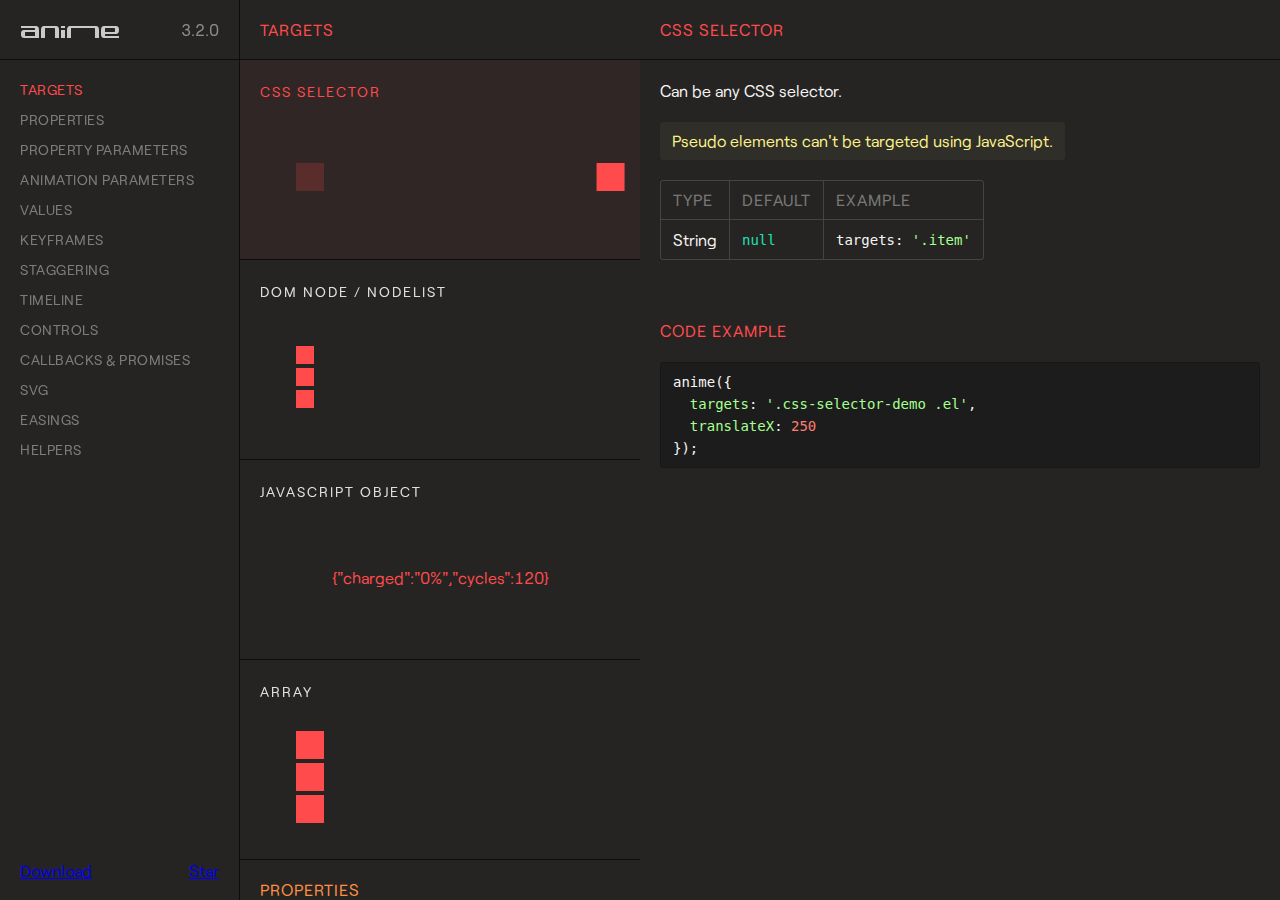
<file: templates/anime-master/documentation/index.html>
<!DOCTYPE html>
<html>
<head>
  <title>Documentation | anime.js</title>
  <meta charset="utf-8">
  <meta name="viewport" content="width=device-width, initial-scale=1, maximum-scale=1">

  <meta property="og:title" content="anime.js">
  <meta property="og:url" content="https://animejs.com">
  <meta property="og:description" content="Javascript animation engine">
  <meta property="og:image" content="https://animejs.com/documentation/assets/img/social-media-image.png">

  <meta name="twitter:card" content="summary_large_image">
  <meta name="twitter:site" content="@juliangarnier">
  <meta name="twitter:creator" content="@juliangarnier">
  <meta name="twitter:title" content="anime.js">
  <meta name="twitter:description" content="Javascript animation engine">
  <meta name="twitter:image" content="https://animejs.com/documentation/assets/img/social-media-image.png">

  <link rel="apple-touch-icon-precomposed" href="assets/img/apple-touch-icon.png">
  <link rel="icon" type="image/png" href="assets/img/favicon.png" >

  <link href="//cloud.typenetwork.com/projects/2160/fontface.css/" rel="stylesheet" type="text/css">

  <link href="assets/css/animejs.css" rel="stylesheet">
  <link href="assets/css/anime-theme.css" rel="stylesheet">
  <link href="assets/css/documentation.css" rel="stylesheet">

  <script src="../lib/anime.min.js"></script>
</head>
<body>
  <div class="content">
    <header class="header">
    <a class="logo" href="https://github.com/juliangarnier/anime/">
      <img class="anime-mini-logo" src="assets/img/anime-mini-logo.svg" />
      <span class="version-number"></span>
    </a>
    </header>
    <section class="pane sidebar">
      <nav class="navigation"></nav>
      <div class="sidebar-info">
        <a class="github-button" href="https://github.com/juliangarnier/anime/archive/master.zip" data-icon="octicon-cloud-download" aria-label="Download juliangarnier/anime on GitHub">Download</a>
        <a class="github-button" href="https://github.com/juliangarnier/anime" data-show-count="true" aria-label="Star juliangarnier/anime on GitHub">Star</a>
      </div>
    </section>
    <section class="pane demos">

<!-- TARGETS -->
<article id="targets" class="color-targets">
  <header>
    <h2 class="demos-title">Targets</h2>
  </header>

<div id="cssSelector" class="demo">
  <h3 class="demo-title">CSS Selector</h3>
  <div class="demo-description">
    <p>Can be any CSS selector.</p>
    <p class="bubble warning">Pseudo elements can't be targeted using JavaScript.</p>
    <table>
      <thead>
        <td>Type</td>
        <td>Default</td>
        <td>Example</td>
      </thead>
      <tr>
        <td>String</td>
        <td><code>null</code></td>
        <td><code>targets: '.item'</code></td>
      </tr>
    </table>
  </div>
  <div class="demo-content css-selector-demo">
    <div class="line">
      <div class="square shadow"></div>
      <div class="square el"></div>
    </div>
  </div>
  <script>var cssSelector = function() {
/*DEMO*/
anime({
  targets: '.css-selector-demo .el',
  translateX: 250
});
/*DEMO*/
}
  </script>

</div>

<div id="domNode" class="demo">
  <h3 class="demo-title">DOM Node / NodeList</h3>
  <div class="demo-description">
    <p>
      Can be any DOM Node or NodeList.
    </p>
    <table>
      <thead>
        <td>Type</td>
        <td>Default</td>
        <td>Example</td>
      </thead>
      <tr>
        <td>DOM Node</td>
        <td><code>null</code></td>
        <td><code>targets: el.querySelector('.item')</code></td>
      </tr>
      <tr>
        <td>NodeList</td>
        <td><code>null</code></td>
        <td><code>targets: el.querySelectorAll('.item')</code></td>
      </tr>
    </table>
  </div>
  <div class="demo-content dom-node-demo">
    <div class="line">
      <div class="small square shadow"></div>
      <div class="small square el"></div>
    </div>
    <div class="line">
      <div class="small square shadow"></div>
      <div class="small square el"></div>
    </div>
    <div class="line">
      <div class="small square shadow"></div>
      <div class="small square el"></div>
    </div>
  </div>
  <script>var domNode = function() {
/*DEMO*/
var elements = document.querySelectorAll('.dom-node-demo .el');

anime({
  targets: elements,
  translateX: 270
});
/*DEMO*/
}
  </script>
</div>

<div id="JSobject" class="demo">
  <h3 class="demo-title">JavaScript Object</h3>
  <div class="demo-description">
    <p>
      A JavaScript Object with at least one property containing a numerical value.
    </p>
    <table>
      <thead>
        <td>Type</td>
        <td>Default</td>
        <td>Example</td>
      </thead>
      <tr>
        <td>Object</td>
        <td><code>null</code></td>
        <td><code>targets: myObjectProp</code></td>
      </tr>
    </table>
  </div>
  <div class="demo-content">
    <pre class="battery-log">{"charged":"0%","cycles":120}</pre>
  </div>
  <script>var JSobject = function() {
/*DEMO*/
var logEl = document.querySelector('.battery-log');

var battery = {
  charged: '0%',
  cycles: 120
}

anime({
  targets: battery,
  charged: '100%',
  cycles: 130,
  round: 1,
  easing: 'linear',
  update: function() {
    logEl.innerHTML = JSON.stringify(battery);
  }
});
/*DEMO*/
}
  </script>
<script>
</script>
</div>

<div id="array" class="demo">
  <h3 class="demo-title">Array</h3>
  <div class="demo-description">
    <p>
      An array containing multiple targets.
    </p>
    <p class="bubble info">
      Accepts mixed types. E.g. <code>['.el', domNode, jsObject]</code>
    </p>
    <table>
      <thead>
        <td>Type</td>
        <td>Default</td>
        <td>Example</td>
      </thead>
      <tr>
        <td>Array</td>
        <td><code>null</code></td>
        <td><code>targets: ['.item', el.getElementById('#thing')]</code></td>
      </tr>
    </table>
  </div>
  <div class="demo-content mixed-array-demo">
    <div class="line">
      <div class="square shadow"></div>
      <div class="square el el-01"></div>
    </div>
    <div class="line">
      <div class="square shadow"></div>
      <div class="square el el-02"></div>
    </div>
    <div class="line">
      <div class="square shadow"></div>
      <div class="square el el-03"></div>
    </div>
  </div>
  <script>var array = function() {
/*DEMO*/
var el = document.querySelector('.mixed-array-demo .el-01');

anime({
  targets: [el, '.mixed-array-demo .el-02', '.mixed-array-demo .el-03'],
  translateX: 250
});
/*DEMO*/
}
  </script>

</div>

</article>
<!-- -->

<!-- ANIMATABLE PROPERTIES -->
<article id="properties" class="color-properties">
<header>
  <h2 class="demos-title">Properties</h2>
</header>

<div id="cssProperties" class="demo">
  <h3 class="demo-title">CSS Properties</h3>
  <div class="demo-description">
    <p>
      Any CSS properties can be animated.
    </p>
    <p class="bubble warning">
      Most CSS properties will cause layout changes or repaint, and will result in choppy animation.
      Prioritize opacity and CSS transforms as much as possible.
    </p>
    <p>More details about accepted values in the <a class="color-values" href="#unitlessValue">values</a> section.</p>
    <table>
      <thead>
        <td>Example</td>
        <td>value</td>
      </thead>
      <tr>
        <td><code>opacity</code></td>
        <td><code>.5</code></td>
      </tr>
      <tr>
        <td><code>left</code></td>
        <td><code>'100px'</code></td>
      </tr>
    </table>
  </div>
  <div class="demo-content css-prop-demo">
    <div class="large square shadow"></div>
    <div class="large square el"></div>
  </div>
  <script>var cssProperties = function() {
/*DEMO*/
anime({
  targets: '.css-prop-demo .el',
  left: '240px',
  backgroundColor: '#FFF',
  borderRadius: ['0%', '50%'],
  easing: 'easeInOutQuad'
});
/*DEMO*/
}
  </script>
</div>

<div id="CSStransforms" class="demo">
  <h3 class="demo-title">CSS Transforms</h3>
  <div class="demo-description">
    <p>
      Animate CSS transforms properties individually.
    </p>
    <p class="bubble info">
      It's possible to specify different timing for each transforms properties, more details in the <a class="color-prop-params" href="#specificPropParameters">specific property parameters</a> section.
    </p>
    <p>More details about accepted values in the <a class="color-values" href="#unitlessValue">values</a> section.</p>
    <table>
      <thead>
        <td>Valid properties</td>
        <td>Default unit</td>
      </thead>
      <tr><td><code>'translateX'</code></td><td><code>'px'</code></td></tr>
      <tr><td><code>'translateY'</code></td><td><code>'px'</code></td></tr>
      <tr><td><code>'translateZ'</code></td><td><code>'px'</code></td></tr>
      <tr><td><code>'rotate'</code></td><td><code>'deg'</code></td></tr>
      <tr><td><code>'rotateX'</code></td><td><code>'deg'</code></td></tr>
      <tr><td><code>'rotateY'</code></td><td><code>'deg'</code></td></tr>
      <tr><td><code>'rotateZ'</code></td><td><code>'deg'</code></td></tr>
      <tr><td><code>'scale'</code></td><td><code>—</code></td></tr>
      <tr><td><code>'scaleX'</code></td><td><code>—</code></td></tr>
      <tr><td><code>'scaleY'</code></td><td><code>—</code></td></tr>
      <tr><td><code>'scaleZ'</code></td><td><code>—</code></td></tr>
      <tr><td><code>'skew'</code></td><td><code>'deg'</code></td></tr>
      <tr><td><code>'skewX'</code></td><td><code>'deg'</code></td></tr>
      <tr><td><code>'skewY'</code></td><td><code>'deg'</code></td></tr>
      <tr><td><code>'perspective'</code></td><td><code>'px'</code></td></tr>
    </table>
  </div>
  <div class="demo-content css-transforms-demo">
    <div class="square shadow"></div>
    <div class="square el"></div>
  </div>
  <script>var CSStransforms = function() {
/*DEMO*/
anime({
  targets: '.css-transforms-demo .el',
  translateX: 250,
  scale: 2,
  rotate: '1turn'
});
/*DEMO*/
}
  </script>
</div>

<div id="JSobjProp" class="demo">
  <h3 class="demo-title">Object properties</h3>
  <div class="demo-description">
    <p>
      Any Object property containing a numerical value can be animated.<br>
      More details about accepted values in the <a class="color-values" href="#unitlessValue">values</a> section.
    </p>
    <table>
      <thead>
        <td>Example</td>
        <td>value</td>
      </thead>
      <tr>
        <td><code>prop1</code></td>
        <td><code>50</code></td>
      </tr>
      <tr>
        <td><code>'prop2'</code></td>
        <td><code>'100%'</code></td>
      </tr>
    </table>
  </div>
  <div class="demo-content">
    <pre class="js-object-log">{"prop1":0,"prop2":"0%"}</pre>
  </div>
  <script>var JSobjProp = function() {
/*DEMO*/
var objPropLogEl = document.querySelector('.js-object-log');

var myObject = {
  prop1: 0,
  prop2: '0%'
}

anime({
  targets: myObject,
  prop1: 50,
  prop2: '100%',
  easing: 'linear',
  round: 1,
  update: function() {
    objPropLogEl.innerHTML = JSON.stringify(myObject);
  }
});
/*DEMO*/
}
  </script>
</div>

<div id="domAttr" class="demo">
  <h3 class="demo-title">DOM Attributes</h3>
  <div class="demo-description">
    <p>
      Any DOM Attributes containing a numerical value can be animated.<br>
      More details about accepted values in the <a class="color-values" href="#unitlessValue">values</a> section.
    </p>
    <table>
      <thead>
        <td>Example</td>
        <td>value</td>
      </thead>
      <tr>
        <td><code>value</code></td>
        <td><code>1000</code></td>
      </tr>
      <tr>
        <td><code>volume</code></td>
        <td><code>0</code></td>
      </tr>
      <tr>
        <td><code>data-custom</code></td>
        <td><code>'3 dogs'</code></td>
      </tr>
    </table>
  </div>
  <div class="demo-content dom-attribute-demo">
    <input class="el text-output" value="0"></input>
  </div>
  <script>var domAttr = function() {
/*DEMO*/
anime({
  targets: '.dom-attribute-demo input',
  value: [0, 1000],
  round: 1,
  easing: 'easeInOutExpo'
});
/*DEMO*/
}
  </script>
</div>

<div id="svgAttr" class="demo">
  <h3 class="demo-title">SVG Attributes</h3>
  <div class="demo-description">
    <p>
      Like any other <a class="color-properties" href="#domAttr">DOM attributes</a>, all SVG attributes containing at least one numerical value can be animated.<br>
      More details about accepted values in the <a class="color-values" href="#unitlessValue">values</a> section and SVG animation in the <a class="color-svg" href="#motionPath">SVG</a> section.
    </p>
    <table>
      <thead>
        <td>Example</td>
        <td>value</td>
      </thead>
      <tr>
        <td><code>points</code></td>
        <td><code>'64 68.64 8.574 100 63.446 67.68 64 4 64.554 67.68 119.426 100'</code></td>
      </tr>
      <tr>
        <td><code>scale</code></td>
        <td><code>1</code></td>
      </tr>
      <tr>
        <td><code>baseFrequency</code></td>
        <td><code>0</code></td>
      </tr>
    </table>
  </div>
  <div class="demo-content align-center svg-attributes-demo">
<svg width="128" height="128" viewBox="0 0 128 128">
  <filter id="displacementFilter">
    <feTurbulence type="turbulence" baseFrequency=".05" numOctaves="2" result="turbulence"/>
    <feDisplacementMap in2="turbulence" in="SourceGraphic" scale="15" xChannelSelector="R" yChannelSelector="G"/>
  </filter>
  <polygon points="64 68.64 8.574 100 63.446 67.68 64 4 64.554 67.68 119.426 100" style="filter: url(#displacementFilter)" fill="currentColor"/>
</svg>
  </div>
  <script>var svgAttr = function() {
  // Needed to reset demo
  var polyEl = document.querySelector('.svg-attributes-demo polygon');
  var feTurbulenceEl = document.querySelector('feTurbulence');
  var feDisplacementMap = document.querySelector('feDisplacementMap');
  polyEl.setAttribute('points', '64 68.64 8.574 100 63.446 67.68 64 4 64.554 67.68 119.426 100');
  feTurbulenceEl.setAttribute('baseFrequency', '.05');
  feDisplacementMap.setAttribute('scale', '15');
/*DEMO*/
anime({
  targets: ['.svg-attributes-demo polygon', 'feTurbulence', 'feDisplacementMap'],
  points: '64 128 8.574 96 8.574 32 64 0 119.426 32 119.426 96',
  baseFrequency: 0,
  scale: 1,
  loop: true,
  direction: 'alternate',
  easing: 'easeInOutExpo'
});
/*DEMO*/
}
  </script>

</div>

</article>
<!-- -->

<!-- PROPERTY PARAMETERS -->
<article id="propertyParameters" class="color-prop-params">
  <header>
    <h2 class="demos-title">Property parameters</h2>
  </header>

<div id="duration" class="demo">
  <h3 class="demo-title">Duration</h3>
  <div class="demo-description">
    <p>
      Defines the duration in milliseconds of the animation.
    </p>
    <table>
      <thead>
        <td>Type</td>
        <td>Default</td>
        <td>Example</td>
      </thead>
      <tr>
        <td>Number</td>
        <td><code>1000</code></td>
        <td><code>3000</code></td>
      </tr>
      <tr>
        <td>anime.stagger</td>
        <td>See <a class="color-staggering" href="#staggeringBasics">staggering</a> section</td>
        <td><code>anime.stagger(150)</code></td>
      </tr>
      <tr>
        <td>Function</td>
        <td>See <a class="color-prop-params" href="#functionBasedParameters">function based parameters</a> section</td>
        <td><code>(el, i) => i * 150</code></td>
      </tr>
    </table>
  </div>
  <div class="demo-content duration-demo">
    <div class="label">3000 ms</div>
    <div class="square shadow"></div>
    <div class="square el"></div>
  </div>
  <script>var duration = function() {
/*DEMO*/
anime({
  targets: '.duration-demo .el',
  translateX: 250,
  duration: 3000
});
/*DEMO*/
}
  </script>
</div>

<div id="delay" class="demo">
  <h3 class="demo-title">Delay</h3>
  <div class="demo-description">
    <p>
      Defines the delay in milliseconds of the animation.
    </p>
    <table>
      <thead>
        <td>Type</td>
        <td>Default</td>
        <td>Example</td>
      </thead>
      <tr>
        <td>Number</td>
        <td><code>0</code></td>
        <td><code>1000</code></td>
      </tr>
      <tr>
        <td>anime.stagger</td>
        <td>See <a class="color-staggering" href="#staggeringBasics">staggering</a> section</td>
        <td><code>anime.stagger(150)</code></td>
      </tr>
      <tr>
        <td>Function</td>
        <td>See <a class="color-prop-params" href="#functionBasedParameters">function based parameters</a> section</td>
        <td><code>(el, i) => i * 150</code></td>
      </tr>
    </table>
  </div>
  <div class="demo-content delay-demo">
    <div class="label">1000 ms</div>
    <div class="square shadow"></div>
    <div class="square el"></div>
  </div>
  <script>var delay = function() {
/*DEMO*/
anime({
  targets: '.delay-demo .el',
  translateX: 250,
  delay: 1000
});
/*DEMO*/
}
  </script>
</div>

<div id="endDelay" class="demo">
  <h3 class="demo-title">end delay</h3>
  <div class="demo-description">
    <p>
      Adds some extra time in milliseconds at the end of the animation.
    </p>
    <table>
      <thead>
        <td>Type</td>
        <td>Default</td>
        <td>Example</td>
      </thead>
      <tr>
        <td>Number</td>
        <td><code>0</code></td>
        <td><code>1000</code></td>
      </tr>
      <tr>
        <td>anime.stagger</td>
        <td>See <a class="color-staggering" href="#staggeringBasics">staggering</a> section</td>
        <td><code>anime.stagger(150)</code></td>
      </tr>
      <tr>
        <td>Function</td>
        <td>See <a class="color-prop-params" href="#functionBasedParameters">function based parameters</a> section</td>
        <td><code>(el, i) => i * 150</code></td>
      </tr>
    </table>
  </div>
  <div class="demo-content end-delay-demo">
    <div class="label">1000 ms</div>
    <div class="square shadow"></div>
    <div class="square el"></div>
  </div>
  <script>var endDelay = function() {
/*DEMO*/
anime({
  targets: '.end-delay-demo .el',
  translateX: 250,
  endDelay: 1000,
  direction: 'alternate'
});
/*DEMO*/
}
  </script>

</div>

<div id="easing" class="demo">
  <h3 class="demo-title">Easing</h3>
  <div class="demo-description">
    <p>
      Defines the timing function of the animation.
    </p>
    <p class="bubble info">
      Check out the <a class="color-easings" href="#linearEasing">easings</a> section for a complete list of available easing and parameters.
    </p>
    <table>
      <thead>
        <td>Type</td>
        <td>Default</td>
        <td>Example</td>
      </thead>
      <tr>
        <td>String</td>
        <td><code>'easeOutElastic(1, .5)'</code></td>
        <td><code>easing: 'easeInOutQuad'</code></td>
      </tr>
    </table>
  </div>
  <div class="demo-content easing-demo">
    <div class="label">easeInOutExpo</div>
    <div class="square shadow"></div>
    <div class="square el"></div>
  </div>
  <script>var easing = function() {
/*DEMO*/
anime({
  targets: '.easing-demo .el',
  translateX: 250,
  easing: 'easeInOutExpo'
});
/*DEMO*/
}
  </script>

</div>

<div id="round" class="demo">
  <h3 class="demo-title">Round</h3>
  <div class="demo-description">
    <p>
      Rounds up the value to x decimals.
    </p>
    <table>
      <thead>
        <td>Type</td>
        <td>Default</td>
        <td>Example</td>
      </thead>
      <tr>
        <td>Number</td>
        <td><code>0</code></td>
        <td><code>round: 10</code></td>
      </tr>
    </table>
  </div>
  <div class="demo-content">
    <pre class="round-log">0</pre>
  </div>
  <script>var round = function() {
/*DEMO*/
var roundLogEl = document.querySelector('.round-log');

anime({
  targets: roundLogEl,
  innerHTML: [0, 10000],
  easing: 'linear',
  round: 10 // Will round the animated value to 1 decimal
});
/*DEMO*/
}
  </script>
</div>

<div id="specificPropParameters" class="demo">
  <h3 class="demo-title">Specific property parameters</h3>
  <div class="demo-description">
    <p>
      Defines specific parameters to each property of the animation using an Object as value.<br>
      Other properties that aren't specified in the Object are inheritted from the main animation.
    </p>
    <table>
      <thead>
        <td>Type</td>
        <td>Example</td>
      </thead>
      <tr>
        <td>Object</td>
<td><code>rotate: {
  value: 360,
  duration: 1800,
  easing: 'easeInOutSine'
}</code></td>
      </tr>
    </table>
  </div>
  <div class="demo-content specific-prop-params-demo">
    <div class="square shadow"></div>
    <div class="square el"></div>
  </div>
  <script>var specificPropParameters = function() {
/*DEMO*/
anime({
  targets: '.specific-prop-params-demo .el',
  translateX: {
    value: 250,
    duration: 800
  },
  rotate: {
    value: 360,
    duration: 1800,
    easing: 'easeInOutSine'
  },
  scale: {
    value: 2,
    duration: 1600,
    delay: 800,
    easing: 'easeInOutQuart'
  },
  delay: 250 // All properties except 'scale' inherit 250ms delay
});
/*DEMO*/
}
  </script>

</div>

<div id="functionBasedParameters" class="demo">
  <h3 class="demo-title">Function based parameters</h3>
  <div class="demo-description">
    <p>
      Get different values for every target and property of the animation.
    </p>
    <p>
      The function accepts 3 arguments:
    </p>
    <table>
      <thead>
        <td>Arguments</td>
        <td>Infos</td>
      </thead>
      <tr>
        <td><code>target</code></td>
        <td>The curent animated targeted element</td>
      </tr>
      <tr>
        <td><code>index</code></td>
        <td>The index of the animated targeted element</td>
      </tr>
      <tr>
        <td><code>targetsLength</code></td>
        <td>The total number of animated targets</td>
      </tr>
    </table>
    <p class="bubble info">
      See <a class="color-staggering" href="#staggeringBasics">staggering</a> section for easier values manipulation.
    </p>
  </div>
  <div class="demo-content function-based-params-demo">
    <div class="line">
      <div class="small label">delay = 0 * 100</div>
      <div class="small square shadow"></div>
      <div class="small square el"></div>
    </div>
    <div class="line">
      <div class="small label">delay = 1 * 100</div>
      <div class="small square shadow"></div>
      <div class="small square el"></div>
    </div>
    <div class="line">
      <div class="small label">delay = 2 * 100</div>
      <div class="small square shadow"></div>
      <div class="small square el"></div>
    </div>
  </div>
  <script>var functionBasedParameters = function() {
/*DEMO*/
anime({
  targets: '.function-based-params-demo .el',
  translateX: 270,
  direction: 'alternate',
  loop: true,
  delay: function(el, i, l) {
    return i * 100;
  },
  endDelay: function(el, i, l) {
    return (l - i) * 100;
  }
});
/*DEMO*/
}
  </script>

</div>

</article>
<!-- -->

<!-- ANIMATION PARAMETERS -->
<article id="animationParameters" class="color-anim-params">
  <header>
    <h2 class="demos-title">Animation parameters</h2>
  </header>

<div id="direction" class="demo">
  <h3 class="demo-title">Direction</h3>
  <div class="demo-description">
    <p>
      Defines the direction of the animation.
    </p>
    <table>
      <thead>
        <td>Accepts</td>
        <td>Infos</td>
      </thead>
      <tr>
        <td><code>'normal'</code></td>
        <td>Animation progress goes from 0 to 100%</td>
      </tr>
      <tr>
        <td><code>'reverse'</code></td>
        <td>Animation progress goes from 100% to 0%</td>
      </tr>
      <tr>
        <td><code>'alternate'</code></td>
        <td>Animation progress goes from 0% to 100% then goes back to 0%</td>
      </tr>
    </table>
  </div>
  <div class="demo-content">
    <div class="line">
      <div class="label">normal</div>
      <div class="square shadow"></div>
      <div class="square el dir-normal"></div>
    </div>
    <div class="line">
      <div class="label">reverse</div>
      <div class="square shadow"></div>
      <div class="square el dir-reverse"></div>
    </div>
    <div class="line">
      <div class="label">alternate</div>
      <div class="square shadow"></div>
      <div class="square el dir-alternate"></div>
    </div>
  </div>
  <script>var direction = function() {
/*DEMO*/
anime({
  targets: '.dir-normal',
  translateX: 250,
  easing: 'easeInOutSine'
});

anime({
  targets: '.dir-reverse',
  translateX: 250,
  direction: 'reverse',
  easing: 'easeInOutSine'
});

anime({
  targets: '.dir-alternate',
  translateX: 250,
  direction: 'alternate',
  easing: 'easeInOutSine'
});
/*DEMO*/
}
  </script>

</div>

<div id="loop" class="demo">
  <h3 class="demo-title">Loop</h3>
  <div class="demo-description">
    <p>
      Defines the number of iterations of your animation.
    </p>
    <table>
      <thead>
        <td>Accepts</td>
        <td>Infos</td>
      </thead>
      <tr>
        <td><code>Number</code></td>
        <td>The number of iterations</td>
      </tr>
      <tr>
        <td><code>true</code></td>
        <td>Loop indefinitely</td>
      </tr>
    </table>
  </div>
  <div class="demo-content">
    <div class="line">
      <div class="small label">normal 3 times</div>
      <div class="small square shadow"></div>
      <div class="small square el loop"></div>
    </div>
    <div class="line">
      <div class="small label">reverse 3 times</div>
      <div class="small square shadow"></div>
      <div class="small square el loop-reverse"></div>
    </div>
    <div class="line">
      <div class="small label">alternate 3 times</div>
      <div class="small square shadow"></div>
      <div class="small square el loop-alternate"></div>
    </div>
    <div class="line">
      <div class="small label">normal inifinite</div>
      <div class="small square shadow"></div>
      <div class="small square el loop-infinity"></div>
    </div>
    <div class="line">
      <div class="small label">inifinite reverse</div>
      <div class="small square shadow"></div>
      <div class="small square el loop-reverse-infinity"></div>
    </div>
    <div class="line">
      <div class="small label">inifinite alternate</div>
      <div class="small square shadow"></div>
      <div class="small square el loop-alternate-infinity"></div>
    </div>
  </div>
  <script>var loop = function() {
/*DEMO*/
anime({
  targets: '.loop',
  translateX: 270,
  loop: 3,
  easing: 'easeInOutSine'
});

anime({
  targets: '.loop-infinity',
  translateX: 270,
  loop: true,
  easing: 'easeInOutSine'
});

anime({
  targets: '.loop-reverse',
  translateX: 270,
  loop: 3,
  direction: 'reverse',
  easing: 'easeInOutSine'
});

anime({
  targets: '.loop-reverse-infinity',
  translateX: 270,
  direction: 'reverse',
  loop: true,
  easing: 'easeInOutSine'
});

anime({
  targets: '.loop-alternate',
  translateX: 270,
  loop: 3,
  direction: 'alternate',
  easing: 'easeInOutSine'
});

anime({
  targets: '.loop-alternate-infinity',
  translateX: 270,
  direction: 'alternate',
  loop: true,
  easing: 'easeInOutSine'
});
/*DEMO*/
}
  </script>
</div>

<div id="autoplay" class="demo">
  <h3 class="demo-title">Autoplay</h3>
  <div class="demo-description">
    <p>
      Defines if the animation should automatically starts or not.
    </p>
    <table>
      <thead>
        <td>Accepts</td>
        <td>Infos</td>
      </thead>
      <tr>
        <td><code>true</code></td>
        <td>Automatically starts the animation</td>
      </tr>
      <tr>
        <td><code>false</code></td>
        <td>Animation is paused by default</td>
      </tr>
    </table>
  </div>
  <div class="demo-content">
    <div class="line">
      <div class="label">autoplay: true</div>
      <div class="square shadow"></div>
      <div class="square el autoplay-true"></div>
    </div>
    <div class="line">
      <div class="label">autoplay: false</div>
      <div class="square shadow"></div>
      <div class="square el autoplay-false"></div>
    </div>
  </div>
  <script>var autoplay = function() {
/*DEMO*/
anime({
  targets: '.autoplay-true',
  translateX: 250,
  autoplay: true,
  easing: 'easeInOutSine'
});

anime({
  targets: '.autoplay-false',
  translateX: 250,
  autoplay: false,
  easing: 'easeInOutSine'
});
/*DEMO*/
}
  </script>
</div>

</article>
<!-- -->

<!-- VALUES -->
<article id="values" class="color-values">
<header>
  <h2 class="demos-title">Values</h2>
</header>

<div id="unitlessValue" class="demo">
  <h3 class="demo-title">Unitless</h3>
  <div class="demo-description">
    <p>
      If the original value has a unit, it will be automatically added to the animated value.
    </p>
    <table>
      <thead>
        <td>Type</td>
        <td>Example</td>
      </thead>
      <tr>
        <td>Number</td>
        <td><code>translateX: 250</code></td>
      </tr>
    </table>
  </div>
  <div class="demo-content unitless-values-demo">
    <div class="circle shadow"></div>
    <div class="circle el"></div>
  </div>
  <script>var unitlessValue = function() {
/*DEMO*/
anime({
  targets: '.unitless-values-demo .el',
  translateX: 250, // -> '250px'
  rotate: 540 // -> '540deg'
});
/*DEMO*/
}
  </script>

</div>

<div id="specificUnitValue" class="demo">
  <h3 class="demo-title">Specific unit</h3>
  <div class="demo-description">
    <p>
      Forces the animation to use a certain unit and will automatically convert the initial target value.
    </p>
    <p class="bubble warning">
      Conversion accuracy can vary depending of the unit used.<br>
      You can also define the initial value of the animation directly using an array, see the <a href="#fromToValues" class="color-values">from to values</a> section.
    </p>
    <table>
      <thead>
        <td>Type</td>
        <td>Example</td>
      </thead>
      <tr>
        <td>String</td>
        <td><code>width: '100%'</code></td>
      </tr>
    </table>
  </div>
  <div class="demo-content specific-unit-values-demo">
    <div class="square shadow"></div>
    <div class="square el"></div>
  </div>
  <script>var specificUnitValue = function() {
/*DEMO*/
anime({
  targets: '.specific-unit-values-demo .el',
  width: '100%', // -> from '28px' to '100%',
  easing: 'easeInOutQuad',
  direction: 'alternate',
  loop: true
});
/*DEMO*/
}
  </script>

</div>

<div id="relativeValues" class="demo">
  <h3 class="demo-title">Relative</h3>
  <div class="demo-description">
    <p>
      Adds, substracts or multiplies the original value.
    </p>
    <table>
      <thead>
        <td>Accepts</td>
        <td>Effect</td>
        <td>Example</td>
      </thead>
      <tr>
        <td><code>'+='</code></td>
        <td>Add</td>
        <td><code>'+=100'</code></td>
      </tr>
      <tr>
        <td><code>'-='</code></td>
        <td>Substract</td>
        <td><code>'-=2turn'</code></td>
      </tr>
      <tr>
        <td><code>'*='</code></td>
        <td>Multiply</td>
        <td><code>'*=10'</code></td>
      </tr>
    </table>
  </div>
  <div class="demo-content">
    <div class="circle shadow"></div>
    <div class="circle el relative-values"></div>
  </div>
  <script>var relativeValues = function() {
/*DEMO*/
var relativeEl = document.querySelector('.el.relative-values');
relativeEl.style.transform = 'translateX(100px)';

anime({
  targets: '.el.relative-values',
  translateX: {
    value: '*=2.5', // 100px * 2.5 = '250px'
    duration: 1000
  },
  width: {
    value: '-=20px', // 28 - 20 = '8px'
    duration: 1800,
    easing: 'easeInOutSine'
  },
  rotate: {
    value: '+=2turn', // 0 + 2 = '2turn'
    duration: 1800,
    easing: 'easeInOutSine'
  },
  direction: 'alternate'
});
/*DEMO*/
}
  </script>

</div>

<div id="colors" class="demo">
  <h3 class="demo-title">Colors</h3>
  <div class="demo-description">
    <p>
      <i>anime.js</i> accepts and converts Hexadecimal, RGB, RGBA, HSL, and HSLA color values.
    </p>
    <p class="bubble warning">
      CSS color codes ( e.g. : <code>'red', 'yellow', 'aqua'</code> ) are not supported.
    </p>
    <table>
      <thead>
        <td>Accepts</td>
        <td>Example</td>
      </thead>
      <tr>
        <td>Hexadecimal</td>
        <td><code>'#FFF'</code> or <code>'#FFFFFF'</code></td>
      </tr>
      <tr>
        <td>RGB</td>
        <td><code>'rgb(255, 255, 255)'</code></td>
      </tr>
      <tr>
        <td>RGBA</td>
        <td><code>'rgba(255, 255, 255, .2)'</code></td>
      </tr>
      <tr>
        <td>HSL</td>
        <td><code>'hsl(0, 100%, 100%)'</code></td>
      </tr>
      <tr>
        <td>HSLA</td>
        <td><code>'hsla(0, 100%, 100%, .2)'</code></td>
      </tr>
    </table>
  </div>
  <div class="demo-content colors-demo">
    <div class="line">
      <div class="small label">HEX</div>
      <div class="small circle shadow"></div>
      <div class="small circle el color-hex"></div>
    </div>
    <div class="line">
      <div class="small label">RGB</div>
      <div class="small circle shadow"></div>
      <div class="small circle el color-rgb"></div>
    </div>
    <div class="line">
      <div class="small label">HSL</div>
      <div class="small circle shadow"></div>
      <div class="small circle el color-hsl"></div>
    </div>
    <div class="line">
      <div class="small label">RGBA</div>
      <div class="small circle shadow"></div>
      <div class="small circle el color-rgba"></div>
    </div>
    <div class="line">
      <div class="small label">HSLA</div>
      <div class="small circle shadow"></div>
      <div class="small circle el color-hsla"></div>
    </div>
  </div>
  <script>var colors = function() {
/*DEMO*/
var colorsExamples = anime.timeline({
  endDelay: 1000,
  easing: 'easeInOutQuad',
  direction: 'alternate',
  loop: true
})
.add({ targets: '.color-hex',  background: '#FFF' }, 0)
.add({ targets: '.color-rgb',  background: 'rgb(255,255,255)' }, 0)
.add({ targets: '.color-hsl',  background: 'hsl(0, 100%, 100%)' }, 0)
.add({ targets: '.color-rgba', background: 'rgba(255,255,255, .2)' }, 0)
.add({ targets: '.color-hsla', background: 'hsla(0, 100%, 100%, .2)' }, 0)
.add({ targets: '.colors-demo .el', translateX: 270 }, 0);
/*DEMO*/
}
  </script>

</div>

<div id="fromToValues" class="demo">
  <h3 class="demo-title">From To</h3>
  <div class="demo-description">
    <p>
      Forces the animation to start at a specified value.
    </p>
    <table>
      <thead>
        <td>Type</td>
        <td>Example</td>
      </thead>
      <tr>
        <td><code>Array</code></td>
        <td><code>['50%', '100%']</code></td>
      </tr>
    </table>
  </div>
  <div class="demo-content">
    <div class="circle shadow"></div>
    <div class="circle el from-to-values"></div>
  </div>
  <script>var fromToValues = function() {
/*DEMO*/
anime({
  targets: '.el.from-to-values',
  translateX: [100, 250], // from 100 to 250
  delay: 500,
  direction: 'alternate',
  loop: true
});
/*DEMO*/
}
  </script>

</div>

<div id="functionBasedPropVal" class="demo">
  <h3 class="demo-title">Function based values</h3>
  <div class="demo-description">
    <p>
      Get different values for every target and property of the animation.
    </p>
    <p>
      The function accepts 3 arguments:
    </p>
    <table>
      <thead>
        <td>Arguments</td>
        <td>Infos</td>
      </thead>
      <tr>
        <td><code>target</code></td>
        <td>The curently animated targeted element</td>
      </tr>
      <tr>
        <td><code>index</code></td>
        <td>The index of the animated targeted element</td>
      </tr>
      <tr>
        <td><code>targetsLength</code></td>
        <td>The total number of animated targets</td>
      </tr>
    </table>
  </div>
  <div class="demo-content function-based-values-demo">
    <div class="line">
      <div class="small circle shadow"></div>
      <div data-x="170" class="small circle el"></div>
    </div>
    <div class="line">
      <div class="small circle shadow"></div>
      <div data-x="80" class="small circle el"></div>
    </div>
    <div class="line">
      <div class="small circle shadow"></div>
      <div data-x="270" class="small circle el"></div>
    </div>
  </div>
  <script>var functionBasedPropVal = function() {
/*DEMO*/
anime({
  targets: '.function-based-values-demo .el',
  translateX: function(el) {
    return el.getAttribute('data-x');
  },
  translateY: function(el, i) {
    return 50 + (-50 * i);
  },
  scale: function(el, i, l) {
    return (l - i) + .25;
  },
  rotate: function() { return anime.random(-360, 360); },
  borderRadius: function() { return ['50%', anime.random(10, 35) + '%']; },
  duration: function() { return anime.random(1200, 1800); },
  delay: function() { return anime.random(0, 400); },
  direction: 'alternate',
  loop: true
});
/*DEMO*/
}
  </script>

</div>

</article>
<!-- -->

<!-- KEYFRAMES -->
<article id="keyframes" class="color-keyframes">
<header>
  <h2 class="demos-title">Keyframes</h2>
</header>

<div id="animationKeyframes" class="demo">
  <h3 class="demo-title">Animation keyframes</h3>
  <div class="demo-description">
    <p>
      Animation keyframes are defined using an Array, within the <code>keyframes</code> property.
    </p>
    <p class="bubble info">
      If there is no duration specified inside the keyframes, each keyframe duration will be equal to the animation's total duration divided by the number of keyframes.
    </p>
    <table>
      <thead>
        <td>Type</td>
        <td>Example</td>
      </thead>
      <tr>
        <td><code>Array</code></td>
        <td><code>[
  {value: 100, easing: 'easeOutExpo'},
  {value: 200, delay: 500},
  {value: 300, duration: 1000}
]</code></td>
      </tr>
    </table>
  </div>
  <div class="demo-content animation-keyframes-demo">
    <div class="circle shadow"></div>
    <div class="circle el keyframes"></div>
  </div>
  <script>var animationKeyframes = function() {
/*DEMO*/
anime({
  targets: '.animation-keyframes-demo .el',
  keyframes: [
    {translateY: -40},
    {translateX: 250},
    {translateY: 40},
    {translateX: 0},
    {translateY: 0}
  ],
  duration: 4000,
  easing: 'easeOutElastic(1, .8)',
  loop: true
});
/*DEMO*/
}
  </script>
</div>

<div id="propertyKeyframes" class="demo">
  <h3 class="demo-title">Property keyframes</h3>
  <div class="demo-description">
    <p>
      Similar to <a class="color-keyframes" href="#animationKeyframes">animation keyframes</a>, property keyframes are defined using an Array of property Object. Property keyframes allow overlapping animations since each property have its own keyframes array.
    </p>
    <p class="bubble info">
      If there is no duration specified inside the keyframes, each keyframe duration will be equal to the animation's total duration divided by the number of keyframes.
    </p>
    <table>
      <thead>
        <td>Type</td>
        <td>Example</td>
      </thead>
      <tr>
        <td><code>Array</code></td>
        <td><code>[
  {value: 100, easing: 'easeOutExpo'},
  {value: 200, delay: 500},
  {value: 300, duration: 1000}
]</code></td>
      </tr>
    </table>
  </div>
  <div class="demo-content property-keyframes-demo">
    <div class="circle shadow"></div>
    <div class="circle el keyframes"></div>
  </div>
  <script>var propertyKeyframes = function() {
/*DEMO*/
anime({
  targets: '.property-keyframes-demo .el',
  translateX: [
    { value: 250, duration: 1000, delay: 500 },
    { value: 0, duration: 1000, delay: 500 }
  ],
  translateY: [
    { value: -40, duration: 500 },
    { value: 40, duration: 500, delay: 1000 },
    { value: 0, duration: 500, delay: 1000 }
  ],
  scaleX: [
    { value: 4, duration: 100, delay: 500, easing: 'easeOutExpo' },
    { value: 1, duration: 900 },
    { value: 4, duration: 100, delay: 500, easing: 'easeOutExpo' },
    { value: 1, duration: 900 }
  ],
  scaleY: [
    { value: [1.75, 1], duration: 500 },
    { value: 2, duration: 50, delay: 1000, easing: 'easeOutExpo' },
    { value: 1, duration: 450 },
    { value: 1.75, duration: 50, delay: 1000, easing: 'easeOutExpo' },
    { value: 1, duration: 450 }
  ],
  easing: 'easeOutElastic(1, .8)',
  loop: true
});
/*DEMO*/
}
  </script>
</div>

</article>
<!-- -->

<!-- STAGGERING -->
<article id="staggering" class="color-staggering">
<header>
  <h2 class="demos-title">Staggering</h2>
</header>

<div id="staggeringBasics" class="demo">
  <h3 class="demo-title">Staggering basics</h3>
  <div class="demo-description">
    <p>
      Staggering allows you to animate multiple elements with <a href="https://en.wikipedia.org/wiki/Follow_through_and_overlapping_action">follow through and overlapping action</a>.
    </p>
    <pre><code>anime.stagger(value, options)</code></pre>
    <table>
      <thead>
        <td>Arguments</td>
        <td>Type</td>
        <td>Info</td>
        <td>Required</td>
      </thead>
      <tr>
        <td>Value</td>
        <td><code>Number</code>, <code>String</code>, <code>Array</code></td>
        <td>The manipulated value(s)</td>
        <td>Yes</td>
      </tr>
      <tr>
        <td>Options</td>
        <td><code>Object</code></td>
        <td>Stagger parameters</td>
        <td>No</td>
      </tr>
    </table>
  </div>
  <div class="demo-content basic-staggering-demo">
    <div class="line">
      <div class="label">delay = (100 * 0) ms</div>
      <div class="small square shadow"></div>
      <div class="small square el"></div>
    </div>
    <div class="line">
      <div class="label">delay = (100 * 1) ms</div>
      <div class="small square shadow"></div>
      <div class="small square el"></div>
    </div>
    <div class="line">
      <div class="label">delay = (100 * 2) ms</div>
      <div class="small square shadow"></div>
      <div class="small square el"></div>
    </div>
    <div class="line">
      <div class="label">delay = (100 * 3) ms</div>
      <div class="small square shadow"></div>
      <div class="small square el"></div>
    </div>
    <div class="line">
      <div class="label">delay = (100 * 4) ms</div>
      <div class="small square shadow"></div>
      <div class="small square el"></div>
    </div>
    <div class="line">
      <div class="label">delay = (100 * 5) ms</div>
      <div class="small square shadow"></div>
      <div class="small square el"></div>
    </div>
  </div>
  <script>var staggeringBasics = function() {
/*DEMO*/
anime({
  targets: '.basic-staggering-demo .el',
  translateX: 270,
  delay: anime.stagger(100) // increase delay by 100ms for each elements.
});
/*DEMO*/
}
  </script>
</div>

<div id="staggeringStartValue" class="demo">
  <h3 class="demo-title">Start value</h3>
  <div class="demo-description">
    <p>
      Starts the staggering effect from a specific value.
    </p>
    <pre><code>anime.stagger(value, {start: startValue})</code></pre>
    <table>
      <thead>
        <td>Types</td>
        <td>Info</td>
      </thead>
      <tr>
        <td><code>Number</code>, <code>String</code>
        <td>Same as propety values, see <a href="#unitlessValue" class="color-values">values section</a></td>
      </tr>
    </table>
  </div>
  <div class="demo-content staggering-start-value-demo">
    <div class="line">
      <div class="label">delay = 500 + (100 * 0) ms</div>
      <div class="small square shadow"></div>
      <div class="small square el"></div>
    </div>
    <div class="line">
      <div class="label">delay = 500 + (100 * 1) ms</div>
      <div class="small square shadow"></div>
      <div class="small square el"></div>
    </div>
    <div class="line">
      <div class="label">delay = 500 + (100 * 2) ms</div>
      <div class="small square shadow"></div>
      <div class="small square el"></div>
    </div>
    <div class="line">
      <div class="label">delay = 500 + (100 * 3) ms</div>
      <div class="small square shadow"></div>
      <div class="small square el"></div>
    </div>
    <div class="line">
      <div class="label">delay = 500 + (100 * 4) ms</div>
      <div class="small square shadow"></div>
      <div class="small square el"></div>
    </div>
    <div class="line">
      <div class="label">delay = 500 + (100 * 5) ms</div>
      <div class="small square shadow"></div>
      <div class="small square el"></div>
    </div>
  </div>
  <script>var staggeringStartValue = function() {
/*DEMO*/
anime({
  targets: '.staggering-start-value-demo .el',
  translateX: 270,
  delay: anime.stagger(100, {start: 500}) // delay starts at 500ms then increase by 100ms for each elements.
});
/*DEMO*/
}
  </script>
</div>

<div id="rangeValueStaggering" class="demo">
  <h3 class="demo-title">Range value</h3>
  <div class="demo-description">
    <p>
      Distributes evenly values between two numbers.
    </p>
    <pre><code>anime.stagger([startValue, endValue])</code></pre>
    <table>
      <thead>
        <td>Type</td>
        <td>Info</td>
      </thead>
      <tr>
        <td><code>'easingName'</code></td>
        <td>All valid easing names are accepted, see <a href="#easings" class="color-easings">easings section</a></td>
      </tr>
      <tr>
        <td><code>function(i)</code></td>
        <td>Custom easing function, see <a href="#customEasing" class="color-easings">custom easings section</a></td>
      </tr>
    </table>
  </div>
  <div class="demo-content range-value-staggering-demo">
    <div class="line">
      <div class="label">rotate = ((360 - (-360)) / 5) * 0</div>
      <div class="small square shadow"></div>
      <div class="small square el"></div>
    </div>
    <div class="line">
      <div class="label">rotate = ((360 - (-360)) / 5) * 1</div>
      <div class="small square shadow"></div>
      <div class="small square el"></div>
    </div>
    <div class="line">
      <div class="label">rotate = ((360 - (-360)) / 5) * 2</div>
      <div class="small square shadow"></div>
      <div class="small square el"></div>
    </div>
    <div class="line">
      <div class="label">rotate = ((360 - (-360)) / 5) * 3</div>
      <div class="small square shadow"></div>
      <div class="small square el"></div>
    </div>
    <div class="line">
      <div class="label">rotate = ((360 - (-360)) / 5) * 4</div>
      <div class="small square shadow"></div>
      <div class="small square el"></div>
    </div>
    <div class="line">
      <div class="label">rotate = ((360 - (-360)) / 5) * 5</div>
      <div class="small square shadow"></div>
      <div class="small square el"></div>
    </div>
  </div>
  <script>var rangeValueStaggering = function() {
/*DEMO*/
anime({
  targets: '.range-value-staggering-demo .el',
  translateX: 270,
  rotate: anime.stagger([-360, 360]), // rotation will be distributed from -360deg to 360deg evenly between all elements
  easing: 'easeInOutQuad'
});
/*DEMO*/
}
  </script>
</div>

<div id="staggeringFrom" class="demo">
  <h3 class="demo-title">From value</h3>
  <div class="demo-description">
    <p>
      Starts the stagger effect from a specific position.
    </p>
    <pre><code>anime.stagger(value, {from: startingPosition})</code></pre>
    <table>
      <thead>
        <td>Options</td>
        <td>Type</td>
        <td>Info</td>
      </thead>
      <tr>
        <td><code>'first'</code> (default)</td>
        <td><code>'string'</code></td>
        <td>Start the effect from the first element</td>
      </tr>
      <tr>
        <td><code>'last'</code></td>
        <td><code>'string'</code></td>
        <td>Start the effect from the last element</td>
      </tr>
      <tr>
        <td><code>'center'</code></td>
        <td><code>'string'</code></td>
        <td>Start the effect from the center</td>
      </tr>
      <tr>
        <td><code>index</code></td>
        <td><code>number</code></td>
        <td>Start the effect from the specified index</td>
      </tr>
    </table>
  </div>
  <div class="demo-content staggering-from-demo">
    <div class="line">
      <div class="small square shadow"></div>
      <div class="small square el"></div>
    </div>
    <div class="line">
      <div class="small square shadow"></div>
      <div class="small square el"></div>
    </div>
    <div class="line">
      <div class="small square shadow"></div>
      <div class="small square el"></div>
    </div>
    <div class="line">
      <div class="small square shadow"></div>
      <div class="small square el"></div>
    </div>
    <div class="line">
      <div class="small square shadow"></div>
      <div class="small square el"></div>
    </div>
    <div class="line">
      <div class="small square shadow"></div>
      <div class="small square el"></div>
    </div>
  </div>
  <script>var staggeringFrom = function() {
/*DEMO*/
anime({
  targets: '.staggering-from-demo .el',
  translateX: 270,
  delay: anime.stagger(100, {from: 'center'})
});
/*DEMO*/
}
  </script>
</div>

<div id="staggeringDirection" class="demo">
  <h3 class="demo-title">Direction</h3>
  <div class="demo-description">
    <p>
      Changes the order in which the stagger operates.
    </p>
    <pre><code>anime.stagger(value, {direction: 'reverse'})</code></pre>
    <table>
      <thead>
        <td>Options</td>
        <td>Info</td>
      </thead>
      <tr>
        <td><code>'normal'</code> (default)</td>
        <td>Normal staggering, from the first element to the last</td>
      </tr>
      <tr>
        <td><code>'reverse'</code></td>
        <td>Reversed staggering, from the last element to the first</td>
      </tr>
    </table>
  </div>
  <div class="demo-content staggering-direction-demo">
    <div class="line">
      <div class="small square shadow"></div>
      <div class="small square el"></div>
    </div>
    <div class="line">
      <div class="small square shadow"></div>
      <div class="small square el"></div>
    </div>
    <div class="line">
      <div class="small square shadow"></div>
      <div class="small square el"></div>
    </div>
    <div class="line">
      <div class="small square shadow"></div>
      <div class="small square el"></div>
    </div>
    <div class="line">
      <div class="small square shadow"></div>
      <div class="small square el"></div>
    </div>
    <div class="line">
      <div class="small square shadow"></div>
      <div class="small square el"></div>
    </div>
  </div>
  <script>var staggeringDirection = function() {
/*DEMO*/
anime({
  targets: '.staggering-direction-demo .el',
  translateX: 270,
  delay: anime.stagger(100, {direction: 'reverse'})
});
/*DEMO*/
}
  </script>
</div>

<div id="staggeringEasing" class="demo">
  <h3 class="demo-title">Easing</h3>
  <div class="demo-description">
    <p>
      Stagger values using an easing function.
    </p>
    <pre><code>anime.stagger(value, {easing: 'easingName'})</code></pre>
    <table>
      <thead>
        <td>Type</td>
        <td>Info</td>
      </thead>
      <tr>
        <td><code>'string'</code></td>
        <td>All valid <a href="#easings" class="color-easings">easing names</a> are accepted</td>
      </tr>
      <tr>
        <td><code>function(i)</code></td>
        <td>Use your own <a href="#customEasing" class="color-easings">custom easings function</a></td>
      </tr>
    </table>
  </div>
  <div class="demo-content staggering-easing-demo">
    <div class="line">
      <div class="small square shadow"></div>
      <div class="small square el"></div>
    </div>
    <div class="line">
      <div class="small square shadow"></div>
      <div class="small square el"></div>
    </div>
    <div class="line">
      <div class="small square shadow"></div>
      <div class="small square el"></div>
    </div>
    <div class="line">
      <div class="small square shadow"></div>
      <div class="small square el"></div>
    </div>
    <div class="line">
      <div class="small square shadow"></div>
      <div class="small square el"></div>
    </div>
    <div class="line">
      <div class="small square shadow"></div>
      <div class="small square el"></div>
    </div>
  </div>
  <script>var staggeringEasing = function() {
/*DEMO*/
anime({
  targets: '.staggering-easing-demo .el',
  translateX: 270,
  delay: anime.stagger(300, {easing: 'easeOutQuad'})
});
/*DEMO*/
}
  </script>
</div>

<div id="gridStaggering" class="demo">
  <h3 class="demo-title">Grid</h3>
  <div class="demo-description">
    <p>
      Staggering values based a 2D array that allow "ripple" effects.
    </p>
    <pre><code>anime.stagger(value, {grid: [rows, columns]})</code></pre>
    <table>
      <thead>
        <td>Type</td>
        <td>Info</td>
      </thead>
      <tr>
        <td><code>array</code></td>
        <td>A 2 items array, the first value is the number of rows, the second the number of columns</td>
      </tr>
    </table>
  </div>
  <div class="demo-content staggering-grid-demo">
    <div class="grid">
      <div class="small square el"></div>
      <div class="small square el"></div>
      <div class="small square el"></div>
      <div class="small square el"></div>
      <div class="small square el"></div>
      <div class="small square el"></div>
      <div class="small square el"></div>
      <div class="small square el"></div>
      <div class="small square el"></div>
      <div class="small square el"></div>
      <div class="small square el"></div>
      <div class="small square el"></div>
      <div class="small square el"></div>
      <div class="small square el"></div>
      <div class="small square el"></div>
      <div class="small square el"></div>
      <div class="small square el"></div>
      <div class="small square el"></div>
      <div class="small square el"></div>
      <div class="small square el"></div>
      <div class="small square el"></div>
      <div class="small square el"></div>
      <div class="small square el"></div>
      <div class="small square el"></div>
      <div class="small square el"></div>
      <div class="small square el"></div>
      <div class="small square el"></div>
      <div class="small square el"></div>
      <div class="small square el"></div>
      <div class="small square el"></div>
      <div class="small square el"></div>
      <div class="small square el"></div>
      <div class="small square el"></div>
      <div class="small square el"></div>
      <div class="small square el"></div>
      <div class="small square el"></div>
      <div class="small square el"></div>
      <div class="small square el"></div>
      <div class="small square el"></div>
      <div class="small square el"></div>
      <div class="small square el"></div>
      <div class="small square el"></div>
      <div class="small square el"></div>
      <div class="small square el"></div>
      <div class="small square el"></div>
      <div class="small square el"></div>
      <div class="small square el"></div>
      <div class="small square el"></div>
      <div class="small square el"></div>
      <div class="small square el"></div>
      <div class="small square el"></div>
      <div class="small square el"></div>
      <div class="small square el"></div>
      <div class="small square el"></div>
      <div class="small square el"></div>
      <div class="small square el"></div>
      <div class="small square el"></div>
      <div class="small square el"></div>
      <div class="small square el"></div>
      <div class="small square el"></div>
      <div class="small square el"></div>
      <div class="small square el"></div>
      <div class="small square el"></div>
      <div class="small square el"></div>
      <div class="small square el"></div>
      <div class="small square el"></div>
      <div class="small square el"></div>
      <div class="small square el"></div>
      <div class="small square el"></div>
      <div class="small square el"></div>
    </div>
    <div class="grid shadow">
      <div class="small square"></div>
      <div class="small square"></div>
      <div class="small square"></div>
      <div class="small square"></div>
      <div class="small square"></div>
      <div class="small square"></div>
      <div class="small square"></div>
      <div class="small square"></div>
      <div class="small square"></div>
      <div class="small square"></div>
      <div class="small square"></div>
      <div class="small square"></div>
      <div class="small square"></div>
      <div class="small square"></div>
      <div class="small square"></div>
      <div class="small square"></div>
      <div class="small square"></div>
      <div class="small square"></div>
      <div class="small square"></div>
      <div class="small square"></div>
      <div class="small square"></div>
      <div class="small square"></div>
      <div class="small square"></div>
      <div class="small square"></div>
      <div class="small square"></div>
      <div class="small square"></div>
      <div class="small square"></div>
      <div class="small square"></div>
      <div class="small square"></div>
      <div class="small square"></div>
      <div class="small square"></div>
      <div class="small square"></div>
      <div class="small square"></div>
      <div class="small square"></div>
      <div class="small square"></div>
      <div class="small square"></div>
      <div class="small square"></div>
      <div class="small square"></div>
      <div class="small square"></div>
      <div class="small square"></div>
      <div class="small square"></div>
      <div class="small square"></div>
      <div class="small square"></div>
      <div class="small square"></div>
      <div class="small square"></div>
      <div class="small square"></div>
      <div class="small square"></div>
      <div class="small square"></div>
      <div class="small square"></div>
      <div class="small square"></div>
      <div class="small square"></div>
      <div class="small square"></div>
      <div class="small square"></div>
      <div class="small square"></div>
      <div class="small square"></div>
      <div class="small square"></div>
      <div class="small square"></div>
      <div class="small square"></div>
      <div class="small square"></div>
      <div class="small square"></div>
      <div class="small square"></div>
      <div class="small square"></div>
      <div class="small square"></div>
      <div class="small square"></div>
      <div class="small square"></div>
      <div class="small square"></div>
      <div class="small square"></div>
      <div class="small square"></div>
      <div class="small square"></div>
      <div class="small square"></div>
    </div>
  </div>
  <script>var gridStaggering = function() {
/*DEMO*/
anime({
  targets: '.staggering-grid-demo .el',
  scale: [
    {value: .1, easing: 'easeOutSine', duration: 500},
    {value: 1, easing: 'easeInOutQuad', duration: 1200}
  ],
  delay: anime.stagger(200, {grid: [14, 5], from: 'center'})
});
/*DEMO*/
}
  </script>
</div>

<div id="gridAxisStaggering" class="demo">
  <h3 class="demo-title">Axis</h3>
  <div class="demo-description">
    <p>
      Forces the direction of a <a href="#gridStaggering" class="color-staggering">grid starrering</a> effect.
    </p>
    <pre><code>anime.stagger(value, {grid: [rows, columns], axis: 'x'})</code></pre>
    <table>
      <thead>
        <td>Parameters</td>
        <td>Info</td>
      </thead>
      <tr>
        <td><code>'x'</code></td>
        <td>Follows the x axis</td>
      </tr>
      <tr>
        <td><code>'y'</code></td>
        <td>Follows the y axis</td>
      </tr>
    </table>
  </div>
  <div class="demo-content staggering-axis-grid-demo">
    <div class="grid">
      <div class="small square el"></div>
      <div class="small square el"></div>
      <div class="small square el"></div>
      <div class="small square el"></div>
      <div class="small square el"></div>
      <div class="small square el"></div>
      <div class="small square el"></div>
      <div class="small square el"></div>
      <div class="small square el"></div>
      <div class="small square el"></div>
      <div class="small square el"></div>
      <div class="small square el"></div>
      <div class="small square el"></div>
      <div class="small square el"></div>
      <div class="small square el"></div>
      <div class="small square el"></div>
      <div class="small square el"></div>
      <div class="small square el"></div>
      <div class="small square el"></div>
      <div class="small square el"></div>
      <div class="small square el"></div>
      <div class="small square el"></div>
      <div class="small square el"></div>
      <div class="small square el"></div>
      <div class="small square el"></div>
      <div class="small square el"></div>
      <div class="small square el"></div>
      <div class="small square el"></div>
      <div class="small square el"></div>
      <div class="small square el"></div>
      <div class="small square el"></div>
      <div class="small square el"></div>
      <div class="small square el"></div>
      <div class="small square el"></div>
      <div class="small square el"></div>
      <div class="small square el"></div>
      <div class="small square el"></div>
      <div class="small square el"></div>
      <div class="small square el"></div>
      <div class="small square el"></div>
      <div class="small square el"></div>
      <div class="small square el"></div>
      <div class="small square el"></div>
      <div class="small square el"></div>
      <div class="small square el"></div>
      <div class="small square el"></div>
      <div class="small square el"></div>
      <div class="small square el"></div>
      <div class="small square el"></div>
      <div class="small square el"></div>
      <div class="small square el"></div>
      <div class="small square el"></div>
      <div class="small square el"></div>
      <div class="small square el"></div>
      <div class="small square el"></div>
      <div class="small square el"></div>
      <div class="small square el"></div>
      <div class="small square el"></div>
      <div class="small square el"></div>
      <div class="small square el"></div>
      <div class="small square el"></div>
      <div class="small square el"></div>
      <div class="small square el"></div>
      <div class="small square el"></div>
      <div class="small square el"></div>
      <div class="small square el"></div>
      <div class="small square el"></div>
      <div class="small square el"></div>
      <div class="small square el"></div>
      <div class="small square el"></div>
    </div>
    <div class="grid shadow">
      <div class="small square"></div>
      <div class="small square"></div>
      <div class="small square"></div>
      <div class="small square"></div>
      <div class="small square"></div>
      <div class="small square"></div>
      <div class="small square"></div>
      <div class="small square"></div>
      <div class="small square"></div>
      <div class="small square"></div>
      <div class="small square"></div>
      <div class="small square"></div>
      <div class="small square"></div>
      <div class="small square"></div>
      <div class="small square"></div>
      <div class="small square"></div>
      <div class="small square"></div>
      <div class="small square"></div>
      <div class="small square"></div>
      <div class="small square"></div>
      <div class="small square"></div>
      <div class="small square"></div>
      <div class="small square"></div>
      <div class="small square"></div>
      <div class="small square"></div>
      <div class="small square"></div>
      <div class="small square"></div>
      <div class="small square"></div>
      <div class="small square"></div>
      <div class="small square"></div>
      <div class="small square"></div>
      <div class="small square"></div>
      <div class="small square"></div>
      <div class="small square"></div>
      <div class="small square"></div>
      <div class="small square"></div>
      <div class="small square"></div>
      <div class="small square"></div>
      <div class="small square"></div>
      <div class="small square"></div>
      <div class="small square"></div>
      <div class="small square"></div>
      <div class="small square"></div>
      <div class="small square"></div>
      <div class="small square"></div>
      <div class="small square"></div>
      <div class="small square"></div>
      <div class="small square"></div>
      <div class="small square"></div>
      <div class="small square"></div>
      <div class="small square"></div>
      <div class="small square"></div>
      <div class="small square"></div>
      <div class="small square"></div>
      <div class="small square"></div>
      <div class="small square"></div>
      <div class="small square"></div>
      <div class="small square"></div>
      <div class="small square"></div>
      <div class="small square"></div>
      <div class="small square"></div>
      <div class="small square"></div>
      <div class="small square"></div>
      <div class="small square"></div>
      <div class="small square"></div>
      <div class="small square"></div>
      <div class="small square"></div>
      <div class="small square"></div>
      <div class="small square"></div>
      <div class="small square"></div>
    </div>
  </div>
  <script>var gridAxisStaggering = function() {
/*DEMO*/
anime({
  targets: '.staggering-axis-grid-demo .el',
  translateX: anime.stagger(10, {grid: [14, 5], from: 'center', axis: 'x'}),
  translateY: anime.stagger(10, {grid: [14, 5], from: 'center', axis: 'y'}),
  rotateZ: anime.stagger([0, 90], {grid: [14, 5], from: 'center', axis: 'x'}),
  delay: anime.stagger(200, {grid: [14, 5], from: 'center'}),
  easing: 'easeInOutQuad'
});
/*DEMO*/
}
  </script>
</div>

</article>
<!-- -->

<!-- TIMELINE -->
<article id="timeline" class="color-tl">
<header>
  <h2 class="demos-title">Timeline</h2>
</header>

<div id="timelineBasics" class="demo">
  <h3 class="demo-title">Timeline basics</h3>
  <div class="demo-description">
    <p>
      Timelines let you synchronise multiple animations together.<br>
      By default each animation added to the timeline starts after the previous animation ends.
    </p>
    <p>
      Creating a timeline:
    </p>
<pre><code>var myTimeline = anime.timeline(parameters);</code></pre>
    <table>
      <thead>
        <td>Argument</td>
        <td>Type</td>
        <td>Info</td>
        <td>Required</td>
      </thead>
      <tr>
        <td><code>parameters</code></td>
        <td><code>Object</code></td>
        <td>The default parameters of the timeline inherited by children</td>
        <td>No</td>
      </tr>
    </table>
    <p>
      Adding animations to a timeline:
    </p>
<pre><code>myTimeline.add(parameters, offset);</code></pre>
    <table>
      <thead>
        <td>Argument</td>
        <td>Types</td>
        <td>Info</td>
        <td>Required</td>
      </thead>
      <tr>
        <td><code>parameters</code></td>
        <td><code>Object</code></td>
        <td>The child animation parameters, override the timeline default parameters</td>
        <td>Yes</td>
      </tr>
      <tr>
        <td><code>time offset</code></td>
        <td><code>String</code> or <code>Number</code></td>
        <td>Check out the <a class="color-tl" href="#timelineOffsets">Timeline offsets</a> section</td>
        <td>No</td>
      </tr>
    </table>
  </div>
  <div class="demo-content basic-timeline-demo">
    <div class="line">
      <div class="square shadow"></div>
      <div class="square el"></div>
    </div>
    <div class="line">
      <div class="circle shadow"></div>
      <div class="circle el"></div>
    </div>
    <div class="line">
      <div class="triangle shadow"></div>
      <div class="triangle el"></div>
    </div>
  </div>
  <script>var timelineBasics = function() {
/*DEMO*/
// Create a timeline with default parameters
var tl = anime.timeline({
  easing: 'easeOutExpo',
  duration: 750
});

// Add children
tl
.add({
  targets: '.basic-timeline-demo .el.square',
  translateX: 250,
})
.add({
  targets: '.basic-timeline-demo .el.circle',
  translateX: 250,
})
.add({
  targets: '.basic-timeline-demo .el.triangle',
  translateX: 250,
});

/*DEMO*/
}
  </script>

</div>

<div id="timelineOffsets" class="demo">
  <h3 class="demo-title">Time Offsets</h3>
  <div class="demo-description">
    <p>
      Time offsets can be specified with a second optional parameter using the timeline <code>.add()</code> function. It defines when a animation starts in the timeline, if no offset is specifed, the animation will starts after the previous animation ends.<br>
      An offset can be relative to the last animation or absolute to the whole timeline.
    </p>
    <table>
      <thead>
        <td>Type</td>
        <td>Offset</td>
        <td>Example</td>
        <td>Infos</td>
      </thead>
      <tr>
        <td>String</td>
        <td><code>'+='</code></td>
        <td><code>'+=200'</code></td>
        <td>Starts 200ms after the previous animation ends</td>
      </tr>
      <tr>
        <td>String</td>
        <td><code>'-='</code></td>
        <td><code>'-=200'</code></td>
        <td>Starts 200ms before the previous animation ends</td>
      </tr>
      <tr>
        <td>Number</td>
        <td><code>Number</code></td>
        <td><code>100</code></td>
        <td>Starts at 100ms, reagardless of the animtion position in the timeline</td>
      </tr>
    </table>
  </div>
  <div class="demo-content offsets-demo">
    <div class="line">
      <div class="label">no offset</div>
      <div class="square shadow"></div>
      <div class="square el"></div>
    </div>
    <div class="line">
      <div class="label">relative offset ('-=600')</div>
      <div class="circle shadow"></div>
      <div class="circle el"></div>
    </div>
    <div class="line">
      <div class="label">absolute offset (400)</div>
      <div class="triangle shadow"></div>
      <div class="triangle el"></div>
    </div>
  </div>
  <script>var timelineOffsets = function() {
/*DEMO*/
// Create a timeline with default parameters
var tl = anime.timeline({
  easing: 'easeOutExpo',
  duration: 750
});

tl
.add({
  targets: '.offsets-demo .el.square',
  translateX: 250,
})
.add({
  targets: '.offsets-demo .el.circle',
  translateX: 250,
}, '-=600') // relative offset
.add({
  targets: '.offsets-demo .el.triangle',
  translateX: 250,
}, 400); // absolute offset

/*DEMO*/
}
  </script>
</div>

<div id="TLParamsInheritance" class="demo">
  <h3 class="demo-title">Parameters inheritance</h3>
  <div class="demo-description">
    <p>
      Parameters set in the parent timeline instance will be inherited by all the children.
    </p>
    <table>
      <thead>
        <td>Parameters that can be inherited</td>
      </thead>
      <tr>
        <td><code>targets</code></td>
      </tr>
      <tr>
        <td><code>duration</code></td>
      </tr>
      <tr>
        <td><code>delay</code></td>
      </tr>
      <tr>
        <td><code>endDelay</code></td>
      </tr>
      <tr>
        <td><code>round</code></td>
      </tr>
    </table>
  </div>
  <div class="demo-content params-inheritance-demo">
    <div class="line">
      <div class="square shadow"></div>
      <div class="square el"></div>
    </div>
    <div class="line">
      <div class="circle shadow"></div>
      <div class="circle el"></div>
    </div>
    <div class="line">
      <div class="triangle shadow"></div>
      <div class="triangle el"></div>
    </div>
  </div>
  <script>var TLParamsInheritance = function() {
/*DEMO*/
var tl = anime.timeline({
  targets: '.params-inheritance-demo .el',
  delay: function(el, i) { return i * 200 },
  duration: 500,
  easing: 'easeOutExpo',
  direction: 'alternate',
  loop: true
});

tl
.add({
  translateX: 250,
  // override the easing parameter
  easing: 'spring',
})
.add({
  opacity: .5,
  scale: 2
})
.add({
  // override the targets parameter
  targets: '.params-inheritance-demo .el.triangle',
  rotate: 180
})
.add({
  translateX: 0,
  scale: 1
});
/*DEMO*/
}
  </script>

</div>

</article>
<!-- -->

<!-- CONTROLS -->
<article id="controls" class="color-controls">
<header>
  <h2 class="demos-title">Controls</h2>
</header>

<div id="playPause" class="demo">
  <h3 class="demo-title">Play / Pause</h3>
  <div class="demo-description">
    <p>Plays a paused animation, or starts the animation if the <code>autoplay</code> parameters is set to <code>false</code>.</p>
    <pre><code>animation.play();</code></pre>
    <p>Pauses a running animation.</p>
    <pre><code>animation.pause();</code></pre>
  </div>
  <div class="demo-content play-pause-demo">
    <div class="line">
      <div class="small square shadow"></div>
      <div class="small square el"></div>
    </div>
    <div class="line">
      <div class="small square shadow"></div>
      <div class="small square el"></div>
    </div>
    <div class="line">
      <div class="small square shadow"></div>
      <div class="small square el"></div>
    </div>
    <div class="line controls">
      <button class="play">Play</button>
      <button class="pause">Pause</button>
    </div>
  </div>
  <script>var playPause = function() {
/*DEMO*/
var animation = anime({
  targets: '.play-pause-demo .el',
  translateX: 270,
  delay: function(el, i) { return i * 100; },
  direction: 'alternate',
  loop: true,
  autoplay: false,
  easing: 'easeInOutSine'
});

document.querySelector('.play-pause-demo .play').onclick = animation.play;
document.querySelector('.play-pause-demo .pause').onclick = animation.pause;
/*DEMO*/
}

</script>
</div>

<div id="restartAnim" class="demo">
  <h3 class="demo-title">Restart</h3>
  <div class="demo-description">
    <p>Restarts an animation from its initial values.</p>
    <pre><code>animation.restart();</code></pre>
  </div>
  <div class="demo-content restart-demo">
    <div class="line">
      <div class="small square shadow"></div>
      <div class="small square el"></div>
    </div>
    <div class="line">
      <div class="small square shadow"></div>
      <div class="small square el"></div>
    </div>
    <div class="line">
      <div class="small square shadow"></div>
      <div class="small square el"></div>
    </div>
    <div class="line controls">
      <button class="restart">Restart</button>
    </div>
  </div>
  <script>var restartAnim = function() {
/*DEMO*/
var animation = anime({
  targets: '.restart-demo .el',
  translateX: 250,
  delay: function(el, i) { return i * 100; },
  direction: 'alternate',
  loop: true,
  easing: 'easeInOutSine'
});

document.querySelector('.restart-demo .restart').onclick = animation.restart;
/*DEMO*/
}
  </script>

</div>

<div id="reverseAnim" class="demo">
  <h3 class="demo-title">Reverse</h3>
  <div class="demo-description">
    <p>Reverses the direction of an animation.</p>
    <pre><code>animation.reverse();</code></pre>
  </div>
  <div class="demo-content reverse-anim-demo">
    <div class="line">
      <div class="small square shadow"></div>
      <div class="small square el"></div>
    </div>
    <div class="line">
      <div class="small square shadow"></div>
      <div class="small square el"></div>
    </div>
    <div class="line">
      <div class="small square shadow"></div>
      <div class="small square el"></div>
    </div>
    <div class="line controls">
      <button class="reverse">Reverse</button>
    </div>
  </div>
  <script>var reverseAnim = function() {
/*DEMO*/
var animation = anime({
  targets: '.reverse-anim-demo .el',
  translateX: 270,
  loop: true,
  delay: function(el, i) { return i * 200; },
  easing: 'easeInOutSine'
});

document.querySelector('.reverse-anim-demo .reverse').onclick = animation.reverse;
/*DEMO*/
}
  </script>

</div>

<div id="seekAnim" class="demo">
  <h3 class="demo-title">Seek</h3>
  <div class="demo-description">
    <p>Jump to a specific time (in milliseconds).</p>
    <pre><code>animation.seek(timeStamp);</code></pre>
    <p>Can also be used to control an animation while scrolling.</p>
    <pre><code>animation.seek((scrollPercent / 100) * animation.duration);</code></pre>
  </div>
  <div class="demo-content seek-anim-demo">
    <div class="line">
      <div class="small square shadow"></div>
      <div class="small square el"></div>
    </div>
    <div class="line">
      <div class="small square shadow"></div>
      <div class="small square el"></div>
    </div>
    <div class="line">
      <div class="small square shadow"></div>
      <div class="small square el"></div>
    </div>
    <div class="line controls">
      <input class="progress" step=".001" type="range" min="0" max="100" value="0"></input>
    </div>
  </div>
  <script>var seekAnim = function() {
/*DEMO*/
var animation = anime({
  targets: '.seek-anim-demo .el',
  translateX: 270,
  delay: function(el, i) { return i * 100; },
  elasticity: 200,
  easing: 'easeInOutSine',
  autoplay: false
});

var seekProgressEl = document.querySelector('.seek-anim-demo .progress');
seekProgressEl.oninput = function() {
  animation.seek(animation.duration * (seekProgressEl.value / 100));
};
/*DEMO*/
}
  </script>

</div>

<div id="TLcontrols" class="demo">
  <h3 class="demo-title">Timeline controls</h3>
  <div class="demo-description">
    <p>Timelines can be controled like any other <i>anime.js</i> instance.</p>
<pre><code>timeline.play();
timeline.pause();
timeline.restart();
timeline.seek(timeStamp);
</code></pre>
  </div>
  <div class="demo-content timeline-controls-demo">
    <div class="line">
      <div class="small square shadow"></div>
      <div class="small square el"></div>
    </div>
    <div class="line">
      <div class="small circle shadow"></div>
      <div class="small circle el"></div>
    </div>
    <div class="line">
      <div class="small triangle shadow"></div>
      <div class="small triangle el"></div>
    </div>
    <div class="line controls">
      <button class="play">Play</button>
      <button class="pause">Pause</button>
      <button class="restart">Restart</button>
      <input class="progress" step=".001" type="range" min="0" max="100" value="0"></input>
    </div>
  </div>
  <script>var TLcontrols = function() {
/*DEMO*/
var controlsProgressEl = document.querySelector('.timeline-controls-demo .progress');

var tl = anime.timeline({
  direction: 'alternate',
  loop: true,
  duration: 500,
  easing: 'easeInOutSine',
  update: function(anim) {
    controlsProgressEl.value = tl.progress;
  }
});

tl
.add({
  targets: '.timeline-controls-demo .square.el',
  translateX: 270,
})
.add({
  targets: '.timeline-controls-demo .circle.el',
  translateX: 270,
}, '-=100')
.add({
  targets: '.timeline-controls-demo .triangle.el',
  translateX: 270,
}, '-=100');

document.querySelector('.timeline-controls-demo .play').onclick = tl.play;
document.querySelector('.timeline-controls-demo .pause').onclick = tl.pause;
document.querySelector('.timeline-controls-demo .restart').onclick = tl.restart;

controlsProgressEl.addEventListener('input', function() {
  tl.seek(tl.duration * (controlsProgressEl.value / 100));
});
/*DEMO*/
}
  </script>

</div>

</article>
<!-- -->

<!-- CALLBACKS -->
<article id="callbacks" class="color-callbacks">
<header>
  <h2 class="demos-title">Callbacks & Promises</h2>
</header>

<div id="update" class="demo">
  <h3 class="demo-title">Update</h3>
  <div class="demo-description">
    <p>
      Callback triggered on every frame as soon as the animation starts playing.
    </p>
    <table>
      <thead>
        <td>Type</td>
        <td>Parameters</td>
        <td>Info</td>
      </thead>
      <tr>
        <td>Function</td>
        <td>animation</td>
        <td>Return the current animation Object</td>
      </tr>
    </table>
  </div>
  <div class="demo-content update-demo">
    <div class="logs">
      <input class="log progress-log"></input>
      <input class="log update-log"></input>
    </div>
    <div class="circle shadow"></div>
    <div class="circle el"></div>
  </div>
  <script>var update = function() {

var updateLogEl = document.querySelector('.update-demo .update-log');
var progressLogEl = document.querySelector('.update-demo .progress-log');

/*DEMO*/
var updates = 0;

anime({
  targets: '.update-demo .el',
  translateX: 270,
  delay: 1000,
  direction: 'alternate',
  loop: 3,
  easing: 'easeInOutCirc',
  update: function(anim) {
    updates++;
    progressLogEl.value = 'progress : '+Math.round(anim.progress)+'%';
    updateLogEl.value = 'updates : '+updates;
  }
});
/*DEMO*/
}
  </script>
</div>

<div id="beginComplete" class="demo">
  <h3 class="demo-title">Begin & Complete</h3>
  <div class="demo-description">
      <p><code>begin()</code> callback is triggered once, when the animation starts playing.</p>
      <p><code>complete()</code> callback is triggered once, when the animation is completed.</p>
      <p class="bubble info">Both <code>begin()</code> and <code>complete()</code> callbacks are called if the animation's <code>duration</code> is <code>0</code>.</p>
    <table>
      <thead>
        <td>Type</td>
        <td>Parameters</td>
        <td>Info</td>
      </thead>
      <tr>
        <td>Function</td>
        <td>animation</td>
        <td>Return the current animation Object</td>
      </tr>
    </table>
  </div>
  <div class="demo-content begin-complete-demo">
    <div class="logs">
      <input class="log progress-log"></input>
      <input class="log begin-log" value=""></input>
      <input class="log complete-log" value=""></input>
    </div>
    <div class="large circle shadow"></div>
    <div class="large circle el"></div>
  </div>
  <script>var beginComplete = function() {

var beginLogEl = document.querySelector('.begin-complete-demo .begin-log');
var completeLogEl = document.querySelector('.begin-complete-demo .complete-log');
var progressLogEl = document.querySelector('.begin-complete-demo .progress-log');

beginLogEl.value = '';
completeLogEl.value = '';

/*DEMO*/
anime({
  targets: '.begin-complete-demo .el',
  translateX: 240,
  delay: 1000,
  easing: 'easeInOutCirc',
  update: function(anim) {
    progressLogEl.value = 'progress : ' + Math.round(anim.progress) + '%';
    beginLogEl.value = 'began : ' + anim.began;
    completeLogEl.value = 'completed : ' + anim.completed;
  },
  begin: function(anim) {
    beginLogEl.value = 'began : ' + anim.began;
  },
  complete: function(anim) {
    completeLogEl.value = 'completed : ' + anim.completed;
  }
});
/*DEMO*/
}
  </script>
</div>

<div id="loopBeginLoopComplete" class="demo">
  <h3 class="demo-title">loopBegin & loopComplete</h3>
  <div class="demo-description">
    <p><code>loopBegin()</code> callback is triggered once everytime a loop begin.</p>
    <p><code>loopComplete()</code> callback is triggered once everytime a loop is completed.</p>
    <table>
      <thead>
        <td>Type</td>
        <td>Parameters</td>
        <td>Info</td>
      </thead>
      <tr>
        <td>Function</td>
        <td>animation</td>
        <td>Return the current animation Object</td>
      </tr>
    </table>
  </div>
  <div class="demo-content loopBegin-loopComplete-demo">
    <div class="logs">
      <input class="log loopBegin-log" value=""></input>
      <input class="log loopComplete-log" value=""></input>
    </div>
    <div class="circle shadow"></div>
    <div class="circle el"></div>
  </div>
  <script>var loopBeginLoopComplete = function() {

var beginLogEl = document.querySelector('.loopBegin-log');
var completeLogEl = document.querySelector('.loopComplete-log');

beginLogEl.value = 'loop began 0 times';
completeLogEl.value = 'loop complete 0 times';

/*DEMO*/
var loopBegan = 0;
var loopCompleted = 0;

anime({
  targets: '.loopBegin-loopComplete-demo .el',
  translateX: 240,
  loop: true,
  direction: 'alternate',
  easing: 'easeInOutCirc',
  loopBegin: function(anim) {
    loopBegan++;
    beginLogEl.value = 'loop began : ' + loopBegan;
  },
  loopComplete: function(anim) {
    loopCompleted++;
    completeLogEl.value = 'loop completed : ' + loopCompleted;
  }
});
/*DEMO*/
}
  </script>
</div>

<div id="change" class="demo">
  <h3 class="demo-title">Change</h3>
  <div class="demo-description">
    <p>
      Callback triggered on every frames in between the animation's <a href="#delay" class="color-prop-params">delay</a> and <a href="#endDelay" class="color-prop-params">endDelay</a>.
    </p>
    <table>
      <thead>
        <td>Type</td>
        <td>Parameters</td>
        <td>Info</td>
      </thead>
      <tr>
        <td>Function</td>
        <td>animation</td>
        <td>Return the current animation Object</td>
      </tr>
    </table>
  </div>
  <div class="demo-content change-demo">
    <div class="logs">
      <input class="log progress-log"></input>
      <input class="log change-log"></input>
    </div>
    <div class="circle shadow"></div>
    <div class="circle el"></div>
  </div>
  <script>var change = function() {

var progressLogEl = document.querySelector('.change-demo .progress-log');
var changeLogEl = document.querySelector('.change-demo .change-log');
changeLogEl.value = 'changes : 0';

/*DEMO*/
var changes = 0;

anime({
  targets: '.change-demo .el',
  translateX: 270,
  delay: 1000,
  endDelay: 1000,
  direction: 'alternate',
  loop: true,
  easing: 'easeInOutCirc',
  update: function(anim) {
    progressLogEl.value = 'progress : '+Math.round(anim.progress)+'%';
  },
  change: function() {
    changes++;
    changeLogEl.value = 'changes : ' + changes;
  }
});
/*DEMO*/
}
  </script>
</div>

<div id="changeBeginChangeComplete" class="demo">
  <h3 class="demo-title">changeBegin & changeComplete</h3>
  <div class="demo-description">
    <p><code>changeBegin()</code> callback is triggered everytime the animation starts changing.</p>
    <p><code>changeComplete()</code> callback is triggered everytime the animation stops changing.</p>
    <p class="bubble warning">Animation direction will affect the order in which <code>changeBegin()</code> and <code>changeComplete()</code> are triggerd.</p>
    <table>
      <thead>
        <td>Type</td>
        <td>Parameters</td>
        <td>Info</td>
      </thead>
      <tr>
        <td>Function</td>
        <td>animation</td>
        <td>Return the current animation Object</td>
      </tr>
    </table>
  </div>
  <div class="demo-content changeBegin-chnageComplete-demo">
    <div class="logs">
      <input class="log progress-log" value=""></input>
      <input class="log changeBegin-log" value=""></input>
      <input class="log changeComplete-log" value=""></input>
    </div>
    <div class="large circle shadow"></div>
    <div class="large circle el"></div>
  </div>
  <script>var changeBeginChangeComplete = function() {

var progressLogEl = document.querySelector('.changeBegin-chnageComplete-demo .progress-log');
var beginLogEl = document.querySelector('.changeBegin-log');
var completeLogEl = document.querySelector('.changeComplete-log');

beginLogEl.value = 'change began : 0';
completeLogEl.value = 'change completed : 0';

/*DEMO*/
var changeBegan = 0;
var changeCompleted = 0;

anime({
  targets: '.changeBegin-chnageComplete-demo .el',
  translateX: 240,
  delay: 1000,
  endDelay: 1000,
  loop: true,
  direction: 'alternate',
  easing: 'easeInOutCirc',
  update: function(anim) {
    progressLogEl.value = 'progress : '+Math.round(anim.progress)+'%';
  },
  changeBegin: function(anim) {
    changeBegan++;
    beginLogEl.value = 'change began : ' + changeBegan;
  },
  changeComplete: function(anim) {
    changeCompleted++;
    completeLogEl.value = 'change completed : ' + changeCompleted;
  }
});
/*DEMO*/
}
  </script>
</div>

<div id="finishedPromise" class="demo">
  <h3 class="demo-title">Finished promise</h3>
  <div class="demo-description">
    <p>
      Every animation instances return a <code>finished</code> promise when the animation finised.
    </p>
<pre><code>animation.finished.then(function() {
  // Do things...
});</code></pre>
    <p class="bubble warning">
      Promises are not suported in IE < 11.
    </p>
  </div>
  <div class="demo-content promise-demo">
    <div class="logs">
      <input class="log progress-log"></input>
      <input class="log finished-log"></input>
    </div>
    <div class="circle shadow"></div>
    <div class="circle el"></div>
  </div>
  <script>var finishedPromise = function() {
anime.set('.promise-demo .el', {backgroundColor: ''});
anime.set('.promise-demo .finished-log', {value: ''});
/*DEMO*/
var progressLogEl = document.querySelector('.promise-demo .progress-log');
var promiseEl = document.querySelector('.promise-demo .el');
var finishedLogEl = document.querySelector('.promise-demo .finished-log');
var demoPromiseResetTimeout;

function logFinished() {
  anime.set(finishedLogEl, {value: 'Promise resolved'});
  anime.set(promiseEl, {backgroundColor: '#18FF92'});
}

var animation = anime.timeline({
  targets: promiseEl,
  delay: 400,
  duration: 500,
  endDelay: 400,
  easing: 'easeInOutSine',
  update: function(anim) {
    progressLogEl.value = 'progress : '+Math.round(anim.progress)+'%';
  }
}).add({
  translateX: 250
}).add({
  scale: 2
}).add({
  translateX: 0
});

animation.finished.then(logFinished);

/*DEMO*/
}
  </script>

</div>

</article>
<!-- -->

<!-- SVG -->
<article id="svg" class="color-svg">
<header>
  <h2 class="demos-title">SVG</h2>
</header>

<div id="motionPath" class="demo">
  <h3 class="demo-title">Motion path</h3>
  <div class="demo-description">
    <p>
      Animates an element relative to the <code>x</code>, <code>y</code> and <code>angle</code> values of an SVG path element.
    </p>
    <pre><code>var myPath = anime.path('svg path');</code></pre>
    <p>
      The path function returns a new Function that returns the specified property.
    </p>
    <p class="bubble info">
      Motion path animations are responsive since v3
    </p>
    <table>
      <thead>
        <td>Parameters</td>
        <td>Example</td>
        <td>Info</td>
      </thead>
      <tr>
        <td><code>'x'</code></td>
        <td><code>myPath('x')</code></td>
        <td>Return the current x value in <code>'px'</code> of the SVG path</td>
      </tr>
      <tr>
        <td><code>'y'</code></td>
        <td><code>myPath('y')</code></td>
        <td>Return the current y value in <code>'px'</code> of the SVG path</td>
      </tr>
      <tr>
        <td><code>'angle'</code></td>
        <td><code>myPath('angle')</code></td>
        <td>Return the current angle value in <code>'degrees'</code> of the SVG path</td>
      </tr>
    </table>
  </div>
  <div class="demo-content motion-path-demo">
    <div class="motion-path">
      <div class="small square shadow follow-path"></div>
      <div class="small square el follow-path"></div>
      <svg width="256" height="112" viewBox="0 0 256 112">
        <path fill="none" stroke="currentColor" stroke-width="1" d="M8,56 C8,33.90861 25.90861,16 48,16 C70.09139,16 88,33.90861 88,56 C88,78.09139 105.90861,92 128,92 C150.09139,92 160,72 160,56 C160,40 148,24 128,24 C108,24 96,40 96,56 C96,72 105.90861,92 128,92 C154,93 168,78 168,56 C168,33.90861 185.90861,16 208,16 C230.09139,16 248,33.90861 248,56 C248,78.09139 230.09139,96 208,96 L48,96 C25.90861,96 8,78.09139 8,56 Z"/>
      </svg>
    </div>
  </div>
  <script>var motionPath = function() {
/*DEMO*/
var path = anime.path('.motion-path-demo path');

anime({
  targets: '.motion-path-demo .el',
  translateX: path('x'),
  translateY: path('y'),
  rotate: path('angle'),
  easing: 'linear',
  duration: 2000,
  loop: true
});
/*DEMO*/
}
  </script>

</div>

<div id="morphing" class="demo">
  <h3 class="demo-title">Morphing</h3>
  <div class="demo-description">
    <p>
      Creates transition between two svg shapes.
    </p>
    <p class="bubble warning">
      Shapes must have the same number of points!
    </p><br>
    <p class="bubble info">
      More info on SVG shape morphing <a href="https://hackernoon.com/metamorphosis-morphing-svgs-378cf4f3aa58">here</a>.
    </p>
  </div>
  <div class="demo-content align-center morphing-demo">
    <svg width="140" height="140" viewBox="0 0 140 140">
      <g fill="none" fill-rule="evenodd">
        <g fill="currentColor" fill-opacity=".15" transform="translate(0 6)">
          <polygon points="70 0 136.574 48.369 111.145 126.631 28.855 126.631 3.426 48.369"/>
          <polygon points="70 18 119.455 53.931 100.565 112.069 39.435 112.069 20.545 53.931"/>
          <polygon points="70 34.86 101.727 57.911 89.609 95.209 50.391 95.209 38.273 57.911"/>
          <polygon points="70 50.898 84.864 61.697 79.186 79.171 60.814 79.171 55.136 61.697"/>
        </g>
        <polygon class="polymorph" stroke-width="1" stroke="currentColor" points="70 24 119.574 60.369 100.145 117.631 50.855 101.631 3.426 54.369"/>
      </g>
    </svg>
  </div>
  <script>var morphing = function() {
/*DEMO*/
anime({
  targets: '.morphing-demo .polymorph',
  points: [
    { value: [
      '70 24 119.574 60.369 100.145 117.631 50.855 101.631 3.426 54.369',
      '70 41 118.574 59.369 111.145 132.631 60.855 84.631 20.426 60.369']
    },
    { value: '70 6 119.574 60.369 100.145 117.631 39.855 117.631 55.426 68.369' },
    { value: '70 57 136.574 54.369 89.145 100.631 28.855 132.631 38.426 64.369' },
    { value: '70 24 119.574 60.369 100.145 117.631 50.855 101.631 3.426 54.369' }
  ],
  easing: 'easeOutQuad',
  duration: 2000,
  loop: true
});
/*DEMO*/
}
  </script>

</div>

<div id="lineDrawing" class="demo">
  <h3 class="demo-title">Line drawing</h3>
  <div class="demo-description">
    <p>
      Creates path drawing animation using the <code>'stroke-dashoffset'</code> property.<br>
      Set the path <code>'dash-offset'</code> value with <code>anime.setDashoffset()</code> in a <a href="#fromToValues" class="color-values">from to</a> formated value.
    </p>
    <pre><code>strokeDashoffset: [anime.setDashoffset, 0]</code></pre>
    <p class="bubble info">
      More info on line drawing animation <a href="https://css-tricks.com/svg-line-animation-works/">here</a>.
    </p>
  </div>
  <div class="demo-content align-center line-drawing-demo">
    <svg viewBox="0 0 280 100">
      <g fill="none" fill-rule="evenodd" stroke="currentColor" stroke-width="1" class="lines">
        <path class="el" d="M58 80V50.12C57.7 41.6 51.14 35 43 35a15 15 0 0 0 0 30h7.5v15H43a30 30 0 1 1 0-60c16.42 0 29.5 13.23 30 29.89V80H58z"/>
        <path class="el" d="M73 80V20H58v60h15z"/>
        <path class="el" d="M58 80V49.77C58.5 33.23 71.58 20 88 20a30 30 0 0 1 30 30v30h-15V50a15 15 0 0 0-15-15c-8.14 0-14.7 6.6-15 15.12V80H58zm75 0V20h-15v60h15z"/>
        <path class="el" d="M118 80V49.77C118.5 33.23 131.58 20 148 20a30 30 0 0 1 30 30v30h-15V50a15 15 0 0 0-15-15c-8.14 0-14.7 6.6-15 15.12V80h-15zm-7.5-60a7.5 7.5 0 1 1-7.48 8v-1c.25-3.9 3.5-7 7.48-7z"/>
        <path class="el" d="M133 65a15 15 0 0 1-15-15v-7.5h-15V50a30 30 0 0 0 30 30V65zm30 15V49.77C163.5 33.23 176.58 20 193 20a30 30 0 0 1 30 30v30h-15V50a15 15 0 0 0-15-15c-8.14 0-14.7 6.6-15 15.12V80h-15z"/>
        <path class="el" d="M238 65a15 15 0 0 1 0-30c8.1 0 14.63 6.53 15 15h-15v15h30V49.89C267.5 33.23 254.42 20 238 20a30 30 0 0 0 0 60V65z"/>
        <path class="el" d="M260.48 65a7.5 7.5 0 1 1-7.48 8v-1c.26-3.9 3.5-7 7.48-7z"/>
      </g>
    </svg>
  </div>
  <script>var lineDrawing = function() {
/*DEMO*/
anime({
  targets: '.line-drawing-demo .lines path',
  strokeDashoffset: [anime.setDashoffset, 0],
  easing: 'easeInOutSine',
  duration: 1500,
  delay: function(el, i) { return i * 250 },
  direction: 'alternate',
  loop: true
});
/*DEMO*/
}
  </script>

</div>

</article>
<!-- -->

<!-- EASINGS -->
<article id="easings" class="color-easings">
  <header>
    <h2 class="demos-title">Easings</h2>
  </header>

<div id="linearEasing" class="demo">
  <h3 class="demo-title">Linear</h3>
  <div class="demo-description">
    <p>
      Does not apply any easing timing to your animation.<br>
      Usefull for opacity and colors transitions.
    </p>
    <pre><code>easing: 'linear'</code></pre>
  </div>
  <div class="demo-content linear-easing-demo">
    <div class="line">
      <div class="square shadow"></div>
      <div class="square el"></div>
    </div>
  </div>
  <script>var linearEasing = function() {
/*DEMO*/
anime({
  targets: '.linear-easing-demo .el',
  translateX: 250,
  direction: 'alternate',
  loop: true,
  easing: 'linear'
});
/*DEMO*/
}
  </script>

</div>

<div id="pennerFunctions" class="demo">
  <h3 class="demo-title">Penner's functions</h3>
  <div class="demo-description">
    <p>
      Built-in <a href="http://robertpenner.com/easing/">Robert Penner's easing functions</a>.
    </p>
    <p class="bubble info">
      See easings in action on <a href="https://easings.net">easings.net</a>.
    </p>
    <pre><code>easing: 'easeInOutSine'</code></pre>
    <p>
      Availabe easings :
    </p>
    <table>
      <thead>
        <td>in</td>
        <td>out</td>
        <td>in-out</td>
      </thead>
      <tr>
        <td><code>'easeInQuad'</code></td>
        <td><code>'easeOutQuad'</code></td>
        <td><code>'easeInOutQuad'</code></td>
      </tr>
      <tr>
        <td><code>'easeInCubic'</code></td>
        <td><code>'easeOutCubic'</code></td>
        <td><code>'easeInOutCubic'</code></td>
      </tr>
      <tr>
        <td><code>'easeInQuart'</code></td>
        <td><code>'easeOutQuart'</code></td>
        <td><code>'easeInOutQuart'</code></td>
      </tr>
      <tr>
        <td><code>'easeInQuint'</code></td>
        <td><code>'easeOutQuint'</code></td>
        <td><code>'easeInOutQuint'</code></td>
      </tr>
      <tr>
        <td><code>'easeInSine'</code></td>
        <td><code>'easeOutSine'</code></td>
        <td><code>'easeInOutSine'</code></td>
      </tr>
      <tr>
        <td><code>'easeInExpo'</code></td>
        <td><code>'easeOutExpo'</code></td>
        <td><code>'easeInOutExpo'</code></td>
      </tr>
      <tr>
        <td><code>'easeInCirc'</code></td>
        <td><code>'easeOutCirc'</code></td>
        <td><code>'easeInOutCirc'</code></td>
      </tr>
      <tr>
        <td><code>'easeInBack'</code></td>
        <td><code>'easeOutBack'</code></td>
        <td><code>'easeInOutBack'</code></td>
      <tr>
      <tr>
        <td><code>'easeInBounce'</code></td>
        <td><code>'easeOutBounce'</code></td>
        <td><code>'easeInOutBounce'</code></td>
      <tr>
    </table>
  </div>
  <div class="demo-content penner-equations-demo">

  </div>
  <script>var pennerFunctions = function() {
/*DEMO*/
var demoContentEl = document.querySelector('.penner-equations-demo');
var fragment = document.createDocumentFragment();
var easingNames = [
  'easeInQuad',
  'easeInCubic',
  'easeInQuart',
  'easeInQuint',
  'easeInSine',
  'easeInExpo',
  'easeInCirc',
  'easeInBack',
  'easeInBounce',
  'easeInOutQuad',
  'easeInOutCubic',
  'easeInOutQuart',
  'easeInOutQuint',
  'easeInOutSine',
  'easeInOutExpo',
  'easeInOutCirc',
  'easeInOutBack',
  'easeInOutBounce',
  'easeOutQuad',
  'easeOutCubic',
  'easeOutQuart',
  'easeOutQuint',
  'easeOutSine',
  'easeOutExpo',
  'easeOutCirc',
  'easeOutBack',
  'easeOutBounce'
]

function createEasingDemo(easing) {
  var demoEl = document.createElement('div');
  demoEl.classList.add('stretched','square','el', 'easing-'+easing);
  anime({
    targets: demoEl,
    translateX: 250,
    direction: 'alternate',
    loop: true,
    delay: 200,
    endDelay: 200,
    duration: 2000,
    easing: easing
  });
  fragment.appendChild(demoEl);
}

easingNames.forEach(function(easeName) {
  createEasingDemo(easeName);
});

demoContentEl.innerHTML = '';
demoContentEl.appendChild(fragment);
/*DEMO*/
}
  </script>

</div>

<div id="cubicBezier" class="demo">
  <h3 class="demo-title">Cubic Bézier Curve</h3>
  <div class="demo-description">
    <p>
      Use your own custom cubic Bézier curves <code>cubicBezier(x1, y1, x2, y2)</code>.
    </p>
    <pre><code>easing: 'cubicBezier(.5, .05, .1, .3)'</code></pre>
    <p class="bubble warning">
      You can use Bézier curves generator like <a href="https://matthewlein.com/tools/ceaser">Ceaser to generate your curves coordinates</a>.
    </p>
  </div>
  <div class="demo-content cubic-bezier-demo">
    <div class="line">
      <div class="square shadow"></div>
      <div class="square el"></div>
    </div>
  </div>
  <script>var cubicBezier = function() {
/*DEMO*/
anime({
  targets: '.cubic-bezier-demo .el',
  translateX: 250,
  direction: 'alternate',
  loop: true,
  easing: 'cubicBezier(.5, .05, .1, .3)'
})
/*DEMO*/
}
  </script>

</div>

<div id="springPhysicsEasing" class="demo">
  <h3 class="demo-title">Spring</h3>
  <div class="demo-description">
    <p>
      Spring physics based easing.
    </p>
    <pre><code>easing: 'spring(mass, stiffness, damping, velocity)'</code></pre>
    <p class="bubble warning">
      The duration of a spring animation is defined by the spring parameters.<br>
      The animation <code>duration</code> parameter will not be taken into account.
    </p>
    <table>
      <thead>
        <td>Parameter</td>
        <td>Default</td>
        <td>Min</td>
        <td>Max</td>
      </thead>
      <tr>
        <td>Mass</td>
        <td><code>1</code></td>
        <td><code>0</code></td>
        <td><code>100</code></td>
      </tr>
      <tr>
        <td>Stiffness</td>
        <td><code>100</code></td>
        <td><code>0</code></td>
        <td><code>100</code></td>
      </tr>
      <tr>
        <td>Damping</td>
        <td><code>10</code></td>
        <td><code>0</code></td>
        <td><code>100</code></td>
      </tr>
      <tr>
        <td>Velocity</td>
        <td><code>0</code></td>
        <td><code>0</code></td>
        <td><code>100</code></td>
      </tr>
    </table>
  </div>
  <div class="demo-content spring-physics-demo">
    <div class="line">
      <div class="square shadow"></div>
      <div class="square el"></div>
    </div>
  </div>
  <script>var springPhysicsEasing = function() {
/*DEMO*/
anime({
  targets: '.spring-physics-demo .el',
  translateX: 250,
  direction: 'alternate',
  loop: true,
  easing: 'spring(1, 80, 10, 0)'
})
/*DEMO*/
}
  </script>

</div>

<div id="elasticEasing" class="demo">
  <h3 class="demo-title">Elastic</h3>
  <div class="demo-description">
    <p>Elastic easing.</p>
    <pre><code>easing: 'easeOutElastic(amplitude, period)'</code></pre>
    <table>
      <thead>
        <td>in</td>
        <td>out</td>
        <td>in-out</td>
      </thead>
      <tr>
        <td><code>'inElastic'</code></td>
        <td><code>'outElastic'</code></td>
        <td><code>'inOutElastic'</code></td>
      </tr>
    </table>
    <table>
      <thead>
        <td>Parameter</td>
        <td>Default</td>
        <td>Min</td>
        <td>Max</td>
        <td>Info</td>
      </thead>
      <tr>
        <td>Amplitude</td>
        <td><code>1</code></td>
        <td><code>1</code></td>
        <td><code>10</code></td>
        <td>Controls the overshoot of the curve</td>
      </tr>
      <tr>
        <td>Period</td>
        <td><code>.5</code></td>
        <td><code>0.1</code></td>
        <td><code>2</code></td>
        <td>Controls how many times the curve goes back and forth</td>
      </tr>
    </table>
  </div>
  <div class="demo-content elastic-easing-demo">
    <div class="line">
      <div class="small square shadow"></div>
      <div class="small square el" data-ease="easeInElastic(1, .6)"></div>
    </div>
    <div class="line">
      <div class="small square shadow"></div>
      <div class="small square el" data-ease="easeOutElastic(1, .6)"></div>
    </div>
    <div class="line">
      <div class="small square shadow"></div>
      <div class="small square el" data-ease="easeInOutElastic(1, .6)"></div>
    </div>
  </div>
  <script>var elasticEasing = function() {
/*DEMO*/
anime({
  targets: '.elastic-easing-demo .el',
  translateX: 270,
  easing: function(el) {
    return el.getAttribute('data-ease');
  },
  duration: 1000
})
/*DEMO*/
}
  </script>

</div>

<div id="stepEasing" class="demo">
  <h3 class="demo-title">Steps</h3>
  <div class="demo-description">
    <p>
      Defines the number of jumps an animation takes to arrive at its end value.
    </p>
    <pre><code>easing: 'steps(numberOfSteps)'</code></pre>
    <table>
      <thead>
        <td>Parameter</td>
        <td>Default</td>
        <td>Min</td>
        <td>Max</td>
      </thead>
      <tr>
        <td>Number of steps</td>
        <td><code>10</code></td>
        <td><code>1</code></td>
        <td><code>∞</code></td>
      </tr>
    </table>
  </div>
  <div class="demo-content step-easing-demo">
    <div class="line">
      <div class="square shadow"></div>
      <div class="square el"></div>
    </div>
  </div>
  <script>var stepEasing = function() {
/*DEMO*/
anime({
  targets: '.step-easing-demo .el',
  translateX: 250,
  direction: 'alternate',
  loop: true,
  easing: 'steps(5)'
})
/*DEMO*/
}
  </script>

</div>

<div id="customEasing" class="demo">
  <h3 class="demo-title">Custom easing function</h3>
  <div class="demo-description">
    <p>
      A custom easing function must be returned by <a class="color-values" href="#functionBasedPropVal">function based value</a>.
    </p>
    <pre><code>easing: function() { return function(time) { return time * i} }</code></pre>
    <table>
      <thead>
        <td>Parameter</td>
        <td>Info</td>
      </thead>
      <tr>
        <td>Time</td>
        <td>Return the current time of the animation</td>
      </tr>
    </table>
  </div>
  <div class="demo-content custom-easing-demo">
    <div class="line">
      <div class="small square shadow"></div>
      <div class="small square el"></div>
    </div>
    <div class="line">
      <div class="small square shadow"></div>
      <div class="small square el"></div>
    </div>
    <div class="line">
      <div class="small square shadow"></div>
      <div class="small square el"></div>
    </div>
  </div>
  <script>var customEasing = function() {
/*DEMO*/
anime({
  targets: '.custom-easing-demo .el',
  translateX: 270,
  direction: 'alternate',
  loop: true,
  duration: 2000,
  easing: function(el, i, total) {
    return function(t) {
      return Math.pow(Math.sin(t * (i + 1)), total);
    }
  }
});
/*DEMO*/
}
  </script>

</div>

</article>
<!-- -->

<!-- HELPERS -->
<article id="easings" class="color-helpers">
  <header>
    <h2 class="demos-title">Helpers</h2>
  </header>

<div id="remove" class="demo">
  <h3 class="demo-title">remove</h3>
  <div class="demo-description">
    <p>
      Removes targets from a running animation or timeline.<br>
      The <code>targets</code> parameters accepts the same values as the <a class="color-targets" href="#cssSelector">targets</a> property.
    </p>
    <pre><code>anime.remove(targets)</code></pre>
  </div>
  <div class="demo-content remove-demo">
    <div class="line">
      <div class="small circle shadow"></div>
      <div class="small circle el"></div>
    </div>
    <div class="line">
      <div class="small circle shadow"></div>
      <div class="small circle el"></div>
    </div>
    <div class="line">
      <div class="small circle shadow"></div>
      <div class="small circle el"></div>
    </div>
    <div class="line controls">
      <button class="remove-el-button">Remove second target</button>
    </div>
  </div>
  <script>var remove = function() {
/*DEMO*/
anime({
  targets: '.remove-demo .el',
  translateX: 270,
  direction: 'alternate',
  loop: true,
  easing: 'easeInOutQuad'
});

document.querySelector('.remove-el-button').addEventListener('click', function() {
  anime.remove('.remove-demo .line:nth-child(2) .el');
});
/*DEMO*/
}
  </script>

</div>

<div id="get" class="demo">
  <h3 class="demo-title">get</h3>
  <div class="demo-description">
    <p>Returns the original value of an element.</p>
    <pre><code>anime.get(target, propertyName, unit);</code></pre>
    <p>
      Since <i>anime.js</i> uses <a href="https://developer.mozilla.org/fr/docs/Web/API/Window/getComputedStyle">getComputedStyle</a> to access original CSS, the values are almost always returned in <code>'px'</code>, the third (optional) argument converts the value in the desired unit.
    </p>
    <pre><code>anime.get(domNode, 'width', 'rem');</code></pre>
    <table>
      <thead>
        <td>Parameter</td>
        <td>Type</td>
        <td>Info</td>
      </thead>
      <tr>
        <td>target</td>
        <td><code>'string'</code>, <code>var</code></td>
        <td>Any valid <a class="color-targets" href="#cssSelector">targets</a> can be used</td>
      </tr>
    </table>
    <p class="bubble warning">
      CSS transforms : Only inlined values can be accessed.
    </p>
  </div>
  <div class="demo-content get-value-demo">
    <div class="line">
      <div class="logs">
        <div class="log get-value-demo-log"></div>
      </div>
      <div class="large circle shadow"></div>
      <div class="large circle el"></div>
    </div>
  </div>
  <script>var get = function() {
/*DEMO*/
var logEl = document.querySelector('.get-value-demo-log');
var el = document.querySelector('.get-value-demo .el');

logEl.innerHTML = '';
logEl.innerHTML += '".el" width is :<br>';
logEl.innerHTML += '"' + anime.get(el, 'width', 'px') + '"';
logEl.innerHTML += ' or "' + anime.get(el, 'width', 'rem') + 'rem"'
/*DEMO*/
}
  </script>

</div>

<div id="set" class="demo">
  <h3 class="demo-title">set</h3>
  <div class="demo-description">
    <p>
      Immediately sets values to the specified targets.
    </p>
    <pre><code>anime.set(targets, {property: value});</code></pre>
    <table>
      <thead>
        <td>Parameters</td>
        <td>Types</td>
        <td>Info</td>
      </thead>
      <tr>
        <td>target(s)</td>
        <td><code>'string'</code>, <code>var</code></td>
        <td>Any valid <a class="color-targets" href="#cssSelector">targets</a> can be used</td>
      </tr>
      <tr>
        <td>values</td>
        <td><code>object</code></td>
        <td>Any valid <a class="color-properties" href="#cssProperties">properties</a> can be used</td>
      </tr>
    </table>
  </div>
  <div class="demo-content set-value-demo">
    <div class="line">
      <div class="small square shadow"></div>
      <div class="small square el"></div>
    </div>
    <div class="line">
      <div class="small square shadow"></div>
      <div class="small square el"></div>
    </div>
    <div class="line">
      <div class="small square shadow"></div>
      <div class="small square el"></div>
    </div>
  </div>
  <script>var set = function() {
/*DEMO*/
anime.set('.set-value-demo .el', {
  translateX: function() { return anime.random(50, 250); },
  rotate: function() { return anime.random(0, 360); },
});
/*DEMO*/
}
  </script>

</div>

<div id="random" class="demo">
  <h3 class="demo-title">random</h3>
  <div class="demo-description">
    <p>
      Returns a random integer within a specific range.
    </p>
    <pre><code>anime.random(minValue, maxValue);</code></pre>
  </div>
  <div class="demo-content random-demo">
    <div class="line">
      <div class="small circle shadow"></div>
      <div class="small circle el"></div>
    </div>
    <div class="line">
      <div class="small circle shadow"></div>
      <div class="small circle el"></div>
    </div>
    <div class="line">
      <div class="small circle shadow"></div>
      <div class="small circle el"></div>
    </div>
  </div>
  <script>var random = function() {
/*DEMO*/
function randomValues() {
  anime({
    targets: '.random-demo .el',
    translateX: function() {
      return anime.random(0, 270);
    },
    easing: 'easeInOutQuad',
    duration: 750,
    complete: randomValues
  });
}

randomValues();
/*DEMO*/
}
  </script>

</div>

<div id="tick" class="demo">
  <h3 class="demo-title">tick</h3>
  <div class="demo-description">
    <p>
      Plays an animation using an external <code>requestAnimationFrame</code> loop.
    </p>
    <pre><code>animation.tick(time)</code></pre>
    <p class="bubble warning">
      Don't forget to set the <code>autoplay</code> parameter to <code>false</code> to prevent the <i>anime.js</i> built-in RAF loop to start.
    </p>
  </div>
  <div class="demo-content tick-demo">
    <div class="line">
      <div class="circle shadow"></div>
      <div class="circle el"></div>
    </div>
  </div>
  <script>
var customRAF = null;
var tick = function() {
if (customRAF) cancelAnimationFrame(customRAF);
/*DEMO*/
var animation = anime({
  targets: '.tick-demo .el',
  translateX: 270,
  direction: 'alternate',
  loop: true,
  easing: 'easeInOutQuad',
  autoplay: false
});

function loop(t) {
  animation.tick(t);
  customRAF = requestAnimationFrame(loop);
}

requestAnimationFrame(loop);
/*DEMO*/
}
  </script>

</div>

<div id="running" class="demo">
  <h3 class="demo-title">running</h3>
  <div class="demo-description">
    <p>
      Returns an Array of all active <i>anime.js</i> instances currently running.
    </p>
    <pre><code>anime.running</code></pre>
  </div>
  <div class="demo-content running-demo">
    <div class="line">
      <div class="small square shadow"></div>
      <div class="small square el"></div>
    </div>
    <div class="line">
      <div class="small circle shadow"></div>
      <div class="small circle el"></div>
    </div>
    <div class="line">
      <div class="small triangle shadow"></div>
      <div class="small triangle el"></div>
    </div>
    <div class="line">
      <pre class="bottom log running-log"></pre>
    </div>
  </div>
  <script>var running = function() {
/*DEMO*/
var runninLogEl = document.querySelector('.running-log');

anime({
  targets: '.running-demo .square.el',
  translateX: 270,
  direction: 'alternate',
  loop: true,
  easing: 'linear'
});

anime({
  targets: '.running-demo .circle.el',
  translateX: 270,
  direction: 'alternate',
  loop: true,
  easing: 'easeInOutCirc'
});

anime({
  targets: '.running-demo .triangle.el',
  translateX: 270,
  direction: 'alternate',
  easing: 'easeInOutQuad',
  loop: true,
  update: function() {
    runninLogEl.innerHTML = 'there are currently ' + anime.running.length + ' instances running';
  }
});

/*DEMO*/
}
  </script>
</div>

</article>
<!-- -->

    </section>
    <section class="pane demo-info">
      <header class="description-header">
        <h2><span></span></h2>
      </header>
      <div class="info-output"></div>
    </section>
  </div>
  <script async defer src="https://buttons.github.io/buttons.js"></script>
  <script>
    (function(i,s,o,g,r,a,m){i['GoogleAnalyticsObject']=r;i[r]=i[r]||function(){
    (i[r].q=i[r].q||[]).push(arguments)},i[r].l=1*new Date();a=s.createElement(o),
    m=s.getElementsByTagName(o)[0];a.async=1;a.src=g;m.parentNode.insertBefore(a,m)
    })(window,document,'script','https://www.google-analytics.com/analytics.js','ga');
    ga('create', 'UA-79927007-1', 'auto');
    ga('send', 'pageview');
  </script>
  <script src="assets/js/vendors/highlight.pack.js"></script>
  <script src="assets/js/vendors/beautify-html.js"></script>
  <script src="assets/js/documentation.js"></script>
</body>
</html>
</file>
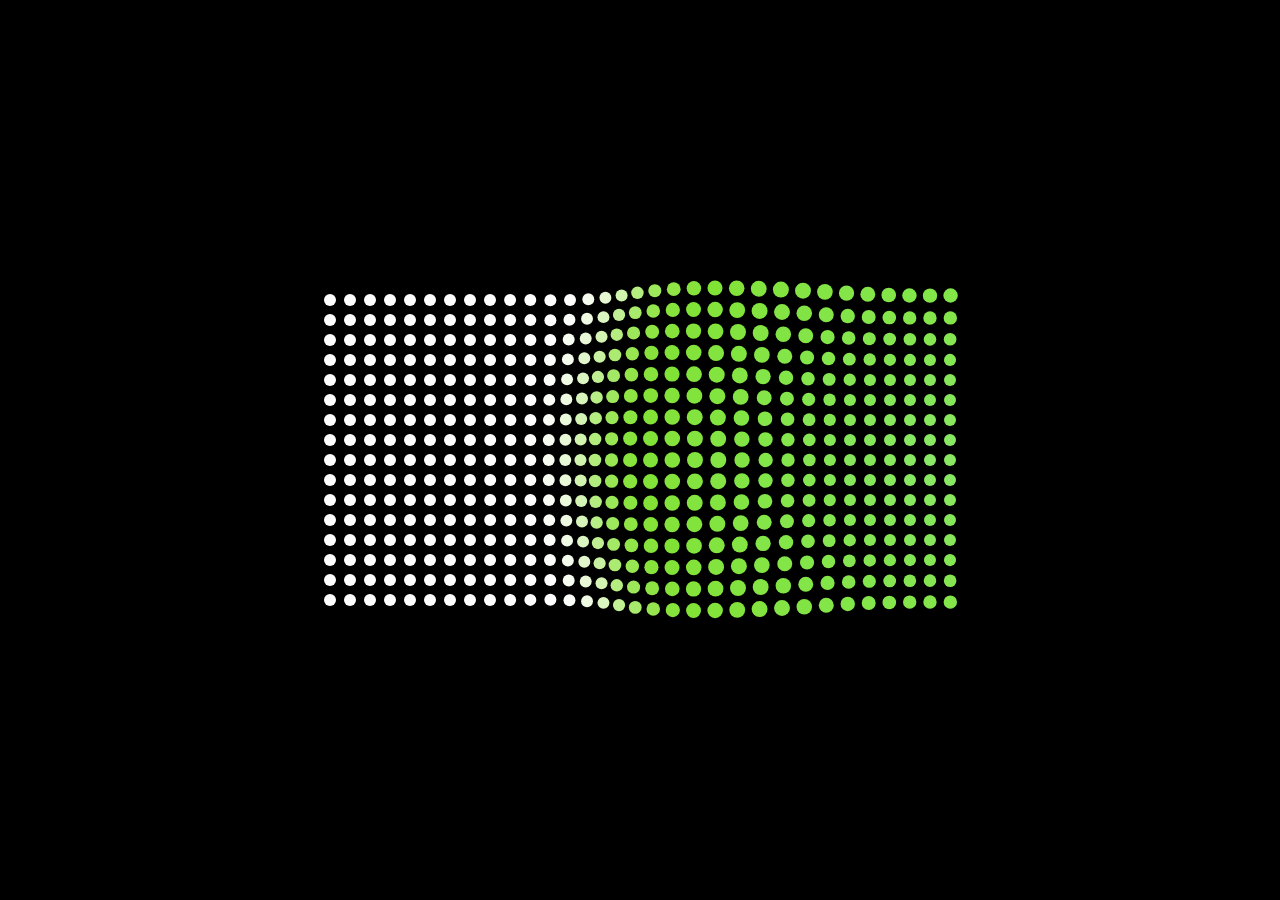
<file: templates/anime-master/documentation/examples/advanced-staggering-2.html>
<!DOCTYPE html>
<html>
<head>
  <title>advanced staggering • anime.js</title>
  <meta charset="utf-8">
  <meta name="viewport" content="width=device-width, initial-scale=1, maximum-scale=1">
  <meta property="og:title" content="anime.js">
  <meta property="og:url" content="https://animejs.com">
  <meta property="og:description" content="Javascript Animation Engine">
  <meta property="og:image" content="https://animejs.com/documentation/assets/img/icons/og.png">
  <meta name="twitter:card" content="summary">
  <meta name="twitter:title" content="anime.js">
  <meta name="twitter:site" content="@juliangarnier">
  <meta name="twitter:description" content="Javascript Animation Engine">
  <meta name="twitter:image" content="https://animejs.com/documentation/assets/img/icons/twitter.png">
  <link rel="apple-touch-icon-precomposed" href="../assets/img/social-media-image.png">
  <link rel="icon" type="image/png" href="../assets/img/favicon.png" >
  <link href="../assets/css/animejs.css" rel="stylesheet">
  <link href="../assets/css/documentation.css" rel="stylesheet">
  <style>

    :root {
      font-size: 20px;
    }

    body {
      display: flex;
      flex-wrap: wrap;
      justify-content: center;
      align-items: center;
      height: 100vh;
      background-color: #000;
    }

    .stagger-visualizer {
      display: flex;
      flex-wrap: wrap;
      justify-content: center;
      align-items: center;
      position: relative;
      width: 32rem;
      height: 16rem;
    }

    .dots-wrapper {
      position: absolute;
      display: flex;
      flex-wrap: wrap;
      justify-content: center;
      align-items: center;
      width: 100%;
      height: 100%;
    }

    .stagger-visualizer .dot {
      position: relative;
      width: calc(1rem - 8px);
      height: calc(1rem - 8px);
      margin: 4px;
      border-radius: 50%;
      background-color: currentColor;
    }

  </style>
</head>
<body>

  <div class="stagger-visualizer">
    <div class="dots-wrapper"></div>
  </div>

</body>
<script type="module">

  import anime from '../../src/index.js';

  var advancedStaggeringAnimation = (function() {

    var staggerVisualizerEl = document.querySelector('.stagger-visualizer');
    var dotsWrapperEl = staggerVisualizerEl.querySelector('.dots-wrapper');
    var dotsFragment = document.createDocumentFragment();
    var grid = [32, 16];
    var cellSize = 1;
    var numberOfElements = grid[0] * grid[1];
    var animation;
    var paused = true;

    for (var i = 0; i < numberOfElements; i++) {
      var dotEl = document.createElement('div');
      dotEl.classList.add('dot');
      dotsFragment.appendChild(dotEl);
    }

    dotsWrapperEl.appendChild(dotsFragment);

    var index = anime.random(0, numberOfElements-1);
    var nextIndex = 0;

    function play() {

      paused = false;
      if (animation) animation.pause();

      nextIndex = anime.random(0, numberOfElements-1);

      var saturation = 75;

      var colorStart = anime.random(0, 256);
      var colorEnd = anime.random(0, 256);
      var colorRangeValue = [colorStart, colorEnd];
      var luminosityStart = anime.random(60, 80);
      var luminosityEnd = anime.random(20, 40);
      var luminosityRangeValue = [luminosityStart, luminosityEnd];

      function staggeredGridColors(el, i, total) {
        var hue = Math.round(anime.stagger(colorRangeValue, {grid: grid, from: index})(el, i, total));
        var luminosity = Math.round(anime.stagger(luminosityRangeValue, {grid: grid, from: index})(el, i, total));
        return 'hsl(' + hue + ', ' + saturation + '%, ' + luminosity + '%)';
      }

      animation = anime({
        targets: '.stagger-visualizer .dot',
        keyframes: [
          {
            zIndex: function(el, i, total) {
              return Math.round(anime.stagger([numberOfElements, 0], {grid: grid, from: index})(el, i, total));
            },
            translateX: anime.stagger('-.001rem', {grid: grid, from: index, axis: 'x'}),
            translateY: anime.stagger('-.001rem', {grid: grid, from: index, axis: 'y'}),
            duration: 200
          }, {
            translateX: anime.stagger('.075rem', {grid: grid, from: index, axis: 'x'}),
            translateY: anime.stagger('.075rem', {grid: grid, from: index, axis: 'y'}),
            scale: anime.stagger([2, .2], {grid: grid, from: index}),
            backgroundColor: staggeredGridColors,
            duration: 450
          }, {
            translateX: 0,
            translateY: 0,
            scale: 1,
            duration: 500,
          }
        ],
        delay: anime.stagger(60, {grid: grid, from: index}),
        easing: 'easeInOutQuad',
        complete: play
      }, 30)

      index = nextIndex;

    }

    play();

  })();

</script>
</html>
</file>
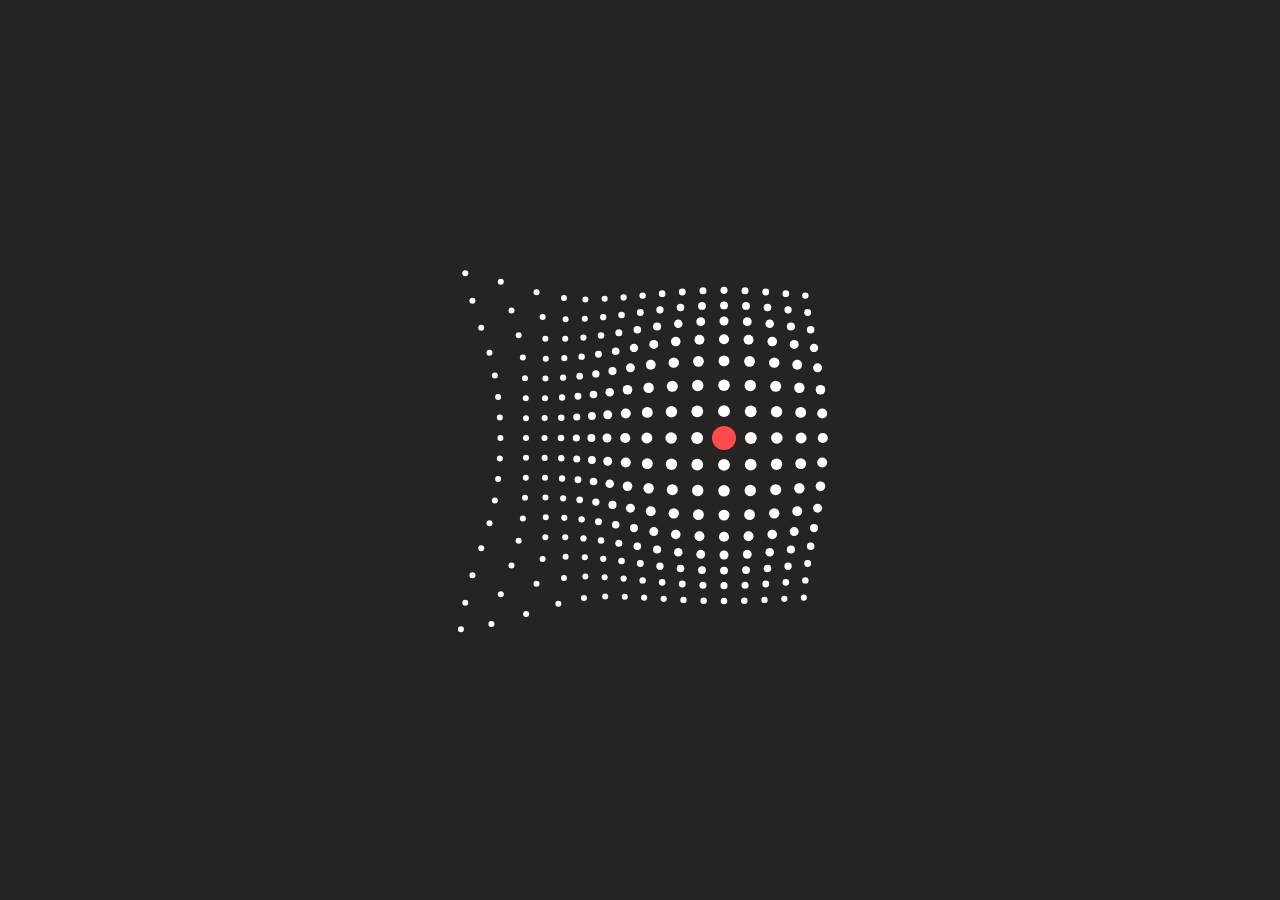
<file: templates/anime-master/documentation/examples/advanced-staggering.html>
<!DOCTYPE html>
<html>
<head>
  <title>advanced staggering • anime.js</title>
  <meta charset="utf-8">
  <meta name="viewport" content="width=device-width, initial-scale=1, maximum-scale=1">
  <meta property="og:title" content="anime.js">
  <meta property="og:url" content="https://animejs.com">
  <meta property="og:description" content="Javascript Animation Engine">
  <meta property="og:image" content="https://animejs.com/documentation/assets/img/icons/og.png">
  <meta name="twitter:card" content="summary">
  <meta name="twitter:title" content="anime.js">
  <meta name="twitter:site" content="@juliangarnier">
  <meta name="twitter:description" content="Javascript Animation Engine">
  <meta name="twitter:image" content="https://animejs.com/documentation/assets/img/icons/twitter.png">
  <link rel="apple-touch-icon-precomposed" href="../assets/img/social-media-image.png">
  <link rel="icon" type="image/png" href="../assets/img/favicon.png" >
  <link href="../assets/css/animejs.css" rel="stylesheet">
  <link href="../assets/css/documentation.css" rel="stylesheet">
  <style>

    :root {
      font-size: 24px;
    }

    body {
      display: flex;
      flex-wrap: wrap;
      justify-content: center;
      align-items: center;
      height: 100vh;
    }

    .stagger-visualizer {
      position: relative;
      display: flex;
      flex-wrap: wrap;
      justify-content: center;
      align-items: center;
      width: 16rem;
      height: 16rem;
    }

    .stagger-visualizer .dot {
      position: relative;
      width: .25rem;
      height: .25rem;
      margin: .375rem;
      background-color: currentColor;
      border-radius: 50%;
    }

    .stagger-visualizer .cursor {
      position: absolute;
      z-index: 1;
      top: 0;
      left: 0;
      width: 1rem;
      height: 1rem;
      background-color: currentColor;
      border-radius: 50%;
    }

  </style>
</head>
<body>

  <div class="stagger-visualizer">
    <div class="cursor color-red"></div>
  </div>

</body>
<script type="module">

  import anime from '../../src/index.js';

  const staggerVisualizerEl = document.querySelector('.stagger-visualizer');
  const fragment = document.createDocumentFragment();
  const numberOfElements = 16*16;
  var animation;

  for (let i = 0; i < numberOfElements; i++) {
    const dotEl = document.createElement('div');
    dotEl.classList.add('dot');
    fragment.appendChild(dotEl);
  }

  staggerVisualizerEl.appendChild(fragment);

  let index = anime.random(0, numberOfElements);
  let nextIndex = 0;

  function animateGrid() {

    if (animation) animation.pause();

    nextIndex = anime.random(0, numberOfElements);

    anime.set('.cursor', {
      translateX: anime.stagger('-1rem', {grid: [16, 16], from: index, axis: 'x'}),
      translateY: anime.stagger('-1rem', {grid: [16, 16], from: index, axis: 'y'})
    });

    animation = anime.timeline({
      easing: 'easeInOutQuad',
      complete: animateGrid
    })
    .add({
      targets: '.cursor',
      keyframes: [
        { scale: .625 }, 
        { scale: 1.125 },
        { scale: 1 }
      ],
      duration: 600
    })
    .add({
      targets: '.dot',
      keyframes: [
        {
          translateX: anime.stagger('-.175rem', {grid: [16, 16], from: index, axis: 'x'}),
          translateY: anime.stagger('-.175rem', {grid: [16, 16], from: index, axis: 'y'}),
          duration: 200
        }, {
          translateX: anime.stagger('.125rem', {grid: [16, 16], from: index, axis: 'x'}),
          translateY: anime.stagger('.125rem', {grid: [16, 16], from: index, axis: 'y'}),
          scale: 2,
          duration: 500
        }, {
          translateX: 0,
          translateY: 0,
          scale: 1,
          duration: 600,
        }
      ],
      delay: anime.stagger(50, {grid: [16, 16], from: index})
    }, '-=600')
    .add({
      targets: '.cursor',
      translateX: { value: anime.stagger('-1rem', {grid: [16, 16], from: nextIndex, axis: 'x'}), duration: anime.random(400, 1200) },
      translateY: { value: anime.stagger('-1rem', {grid: [16, 16], from: nextIndex, axis: 'y'}), duration: anime.random(400, 1200) },
      easing: 'easeOutSine'
    }, '-=1100')

    index = nextIndex;

  }

  animateGrid();

</script>
</html>
</file>
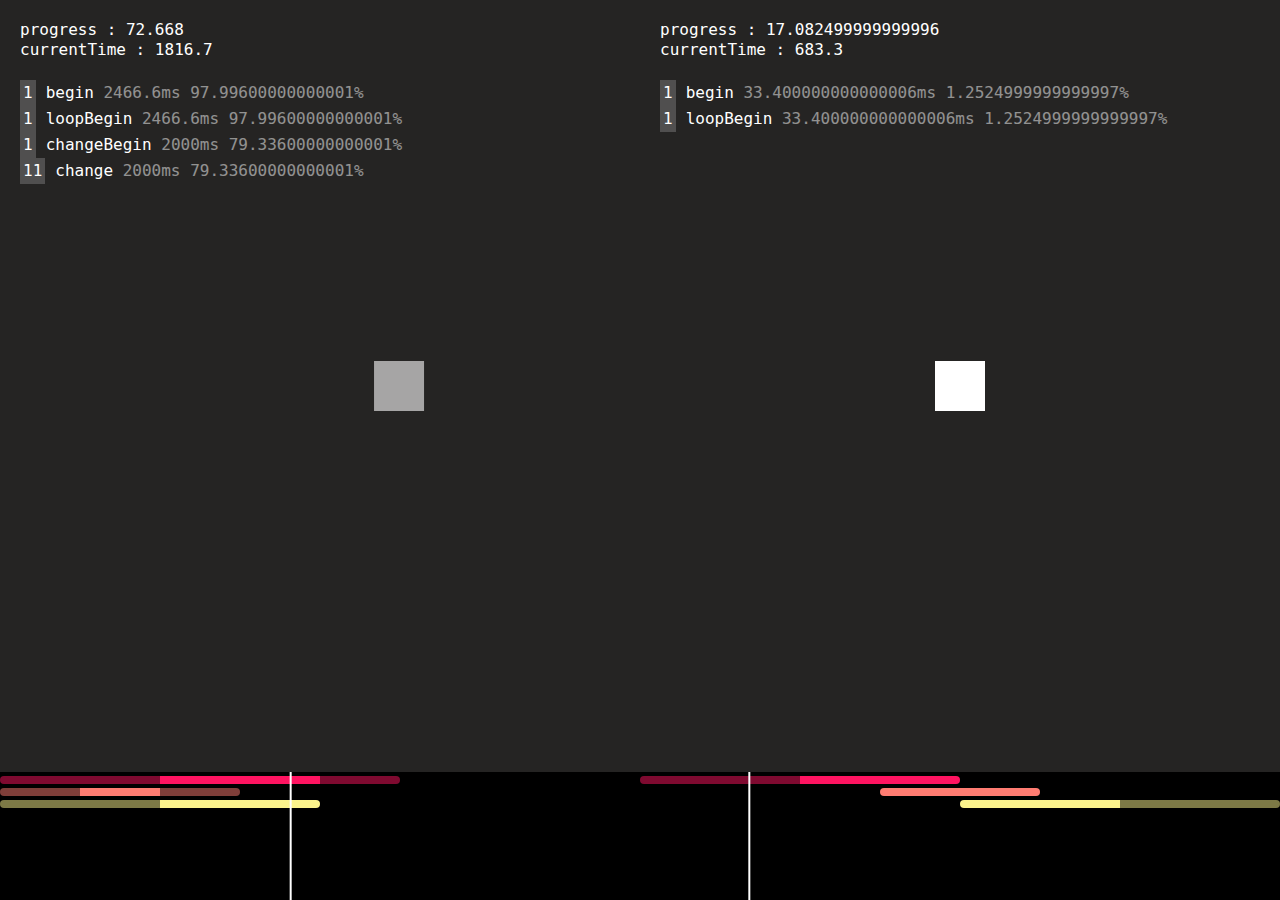
<file: templates/anime-master/documentation/examples/anime-callbacks.html>
<!DOCTYPE html>
<html>
<head>
  <title>Anime states system | anime.js</title>
  <meta charset="utf-8">
  <meta name="viewport" content="width=device-width, initial-scale=1, maximum-scale=1">
  <meta property="og:title" content="anime.js">
  <meta property="og:url" content="https://animejs.com">
  <meta property="og:description" content="Javascript Animation Engine">
  <meta property="og:image" content="https://animejs.com/documentation/assets/img/icons/og.png">
  <meta name="twitter:card" content="summary">
  <meta name="twitter:title" content="anime.js">
  <meta name="twitter:site" content="@juliangarnier">
  <meta name="twitter:description" content="Javascript Animation Engine">
  <meta name="twitter:image" content="https://animejs.com/documentation/assets/img/icons/twitter.png">
  <link rel="apple-touch-icon-precomposed" href="../assets/img/social-media-image.png">
  <link rel="icon" type="image/png" href="../assets/img/favicon.png" >
  <link href="../assets/css/animejs.css" rel="stylesheet">
  <link href="../assets/css/documentation.css" rel="stylesheet">
  <style>

    body {
      display: flex;
      flex-wrap: no-wrap;
      justify-content: space-around;
      align-items: center;
      position: absolute;
      width: 100%;
      height: 100vh;
      padding-bottom: 128px;
    }

    .el {
      width: 50px;
      height: 50px;
      background-color: currentColor;
    }

    .log {
      overflow-y: scroll;
      position: absolute;
      top: 0;
      height: 100%;
      padding: 20px;
      padding-top: 80px;
      font-size: 16px;
      line-height: 20px;
      text-align: left;
      font-family: monospace;
    }

    .log-animation {
      left: 0;
      width: 50%;
    }

    .log-timeline {
      left: 50%;
      width: 50%;
    }

    .counter {
      display: inline-block;
      margin-right: 10px;
      padding: 3px;
      background-color: rgba(255,255,255,.2);
    }

    .currentTime, .progress { opacity: .5 }

    .time {
      position: absolute;
      top: 0;
      height: 80px;
      padding: 20px;
      font-size: 16px;
      line-height: 20px;
      text-align: left;
      font-family: monospace;
    }

    .time-animation {
      left: 0;
      width: 50%;
    }

    .time-timeline {
      left: 50%;
      width: 50%;
    }

    /* Player animation */

    .timeline {
      position: fixed;
      bottom: 0;
      height: 128px;
      padding-top: 4px;
      background-color: #000;
    }

    .timeline.player-animation {
      width: 50%;
      left: 0;
    }

    .timeline.player-timeline {
      width: 50%;
      left: 50%;
    }

    .tl-needle {
      position: absolute;
      z-index: 2;
      top: 0;
      left: 0;
      bottom: 0;
      width: 2px;
      margin-left: -1px;
      background-color: #FFF;
    }

    .tl-animation {
      position: relative;
      display: flex;
      justify-content: space-between;
      width: auto;
      height: 8px;
      margin-bottom: 4px;
      background-color: currentColor;
      border-radius: .5rem;
    }

    .tl-delay,
    .tl-end-delay {
      width: auto;
      height: 100%;
      background-color: rgba(0,0,0,.5);
    }

  </style>
</head>
<body>

  <div class="el color-04"></div>

  <div class="el color-08"></div>

  <div class="log log-animation"></div>
  <div class="time time-animation"></div>

  <div class="log log-timeline"></div>
  <div class="time time-timeline"></div>

</body>
<script type="module">

  import anime from '../../src/index.js';

  var animationTimeLogEl = document.querySelector('.time-animation');
  var timelineTimeLogEl = document.querySelector('.time-timeline');

  var animation = anime({
    targets: '.el.color-04',
    translateX: [
      {value: 200},
      {value: -200},
      {value: 200}
    ],
    rotate: {
      value: 720,
      easing: 'easeInOutCirc',
      duration: 500,
      delay: 500
    },
    opacity: {
      value: .5,
      easing: 'linear',
      duration: 1000,
      delay: 1000,
      endDelay: 0
    },
    delay: 1000,
    endDelay: 500,
    duration: 1000,
    easing: 'easeOutQuad',
    direction: 'reverse',
    loop: 2,
    autoplay: false,
    update: function(a) {
      animationTimeLogEl.innerHTML = 'progress : ' + a.progress + '<br>currentTime : ' + a.currentTime;
    },
  });


  var tl = anime.timeline({
    targets: '.el.color-08',
    easing: 'easeInOutQuad',
    autoplay: false,
    direction: 'alternate',
    loop: 3,
    update: function(a) {
      timelineTimeLogEl.innerHTML = 'progress : ' + a.progress + '<br>currentTime : ' + a.currentTime;
    }
  })
  .add({
    translateX: 100,
    delay: 1000
  })
  .add({
    translateY: 100
  }, '-=500')
  .add({
    rotate: 360,
    endDelay: 1000
  }, '-=500');


  function animePlayer(instance, playerClass) {

    function createEl(type, className, parentEl) {
      var el = document.createElement(type);
      if (className) el.classList.add(className);
      if (parentEl) parentEl.appendChild(el);
      return el;
    }

    var timelineEl = createEl('div', 'timeline', document.body);
    if (playerClass) timelineEl.classList.add(playerClass);
    var needleEl = createEl('div', 'tl-needle', timelineEl);
    var animations = [];
    var colors = ['#FF1461','#FF7C72','#FBF38C','#A6FF8F','#18FF92','#1CE2B2','#5EF3FB','#61C3FF','#5A87FF','#8453E3','#C26EFF','#FB89FB'];
    var colorIndex = 0;

    function convertMStoEM(ms) { return ms / 100; }
    function convertEMtoMS(em) { return parseFloat(em) * 250; }

    function createAnimationLog(animObj, timelineOffset) {
      var anim = animObj;
      anim.player = {};
      anim.player.animationEl = createEl('div', 'tl-animation', timelineEl);
      anim.player.delayEl = createEl('div', 'tl-delay', anim.player.animationEl);
      anim.player.endDelayEl = createEl('div', 'tl-end-delay', anim.player.animationEl);
      anim.update = function() {
        anime.set(anim.player.animationEl, {
          left: convertMStoEM(timelineOffset) + 'em',
          width: convertMStoEM(anim.duration) + 'em'
        });
        anime.set(anim.player.delayEl, {width: (anim.delay / anim.duration) * 100 + '%'});
        anime.set(anim.player.endDelayEl, {width: (anim.endDelay / anim.duration) * 100 + '%'});
      }
      anime.set(anim.player.animationEl, {color: colors[colorIndex]});
      colorIndex++;
      if (!colors[colorIndex]) colorIndex = 0;
      anim.update();
      animations.push(anim);
      return anim;
    }

    instance.pause();

    var playerAnimation = anime({
      targets: needleEl,
      translateX: convertMStoEM(instance.duration) + 'em',
      duration: instance.duration,
      direction: instance.direction,
      loop: instance.loop,
      easing: 'linear',
      update: function(a) {
        instance.seek(a.currentTime);
      },
      complete: function(a) {
        instance.seek(a.currentTime);
      }
    });

    if (instance.children.length) {
      instance.children.forEach(function(child) {
        child.animations.forEach(function(anim) {
          createAnimationLog(anim, child.timelineOffset);
        });
      })
    } else {
      instance.animations.forEach(function(anim) {
        createAnimationLog(anim);
      });
    }

  }

  animePlayer(animation, 'player-animation');
  animePlayer(tl, 'player-timeline');

  function logCallbacks(animation, logEl, callbacks) {

    function appendLog(cbName) {
      animation[cbName] = function() {
        var pEl = document.createElement('p');
        var counterSpanEl = document.createElement('span');
        var currentTimeSpanEl = document.createElement('span');
        var progressSpanEl = document.createElement('span');
        var textSpanEl = document.createElement('span');
        var lastPEl = logEl.querySelector('p:last-child');
        currentTimeSpanEl.innerHTML = ' ' + animation.currentTime + 'ms';
        progressSpanEl.innerHTML = ' ' + animation.progress + '%';
        if (lastPEl && lastPEl.querySelector('.text').innerHTML === cbName) {
          var lastCountEl = lastPEl.querySelector('.counter');
          var lastCountValue = parseFloat(lastCountEl.innerHTML);
          lastCountValue++;
          lastCountEl.innerHTML = lastCountValue;
        } else {
          counterSpanEl.innerHTML = 1;
          textSpanEl.innerHTML = cbName;
          counterSpanEl.classList.add('counter');
          textSpanEl.classList.add('text');
          currentTimeSpanEl.classList.add('currentTime');
          progressSpanEl.classList.add('progress');
          pEl.appendChild(counterSpanEl);
          pEl.appendChild(textSpanEl);
          pEl.appendChild(currentTimeSpanEl);
          pEl.appendChild(progressSpanEl);
          logEl.appendChild(pEl);
          logEl.scrollTop = logEl.scrollHeight;
        }
      }
    }

    callbacks.forEach(appendLog);

  }

  logCallbacks(animation, document.querySelector('.log-animation'), [
    'begin',
    'loopBegin',
    'changeBegin',
    'change',
    'changeComplete',
    'loopComplete',
    'complete'
  ]);


  logCallbacks(tl, document.querySelector('.log-timeline'), ['begin',
    'loopBegin',
    'changeBegin',
    'change',
    'changeComplete',
    'loopComplete',
    'complete'
  ]);


</script>
</html>
</file>
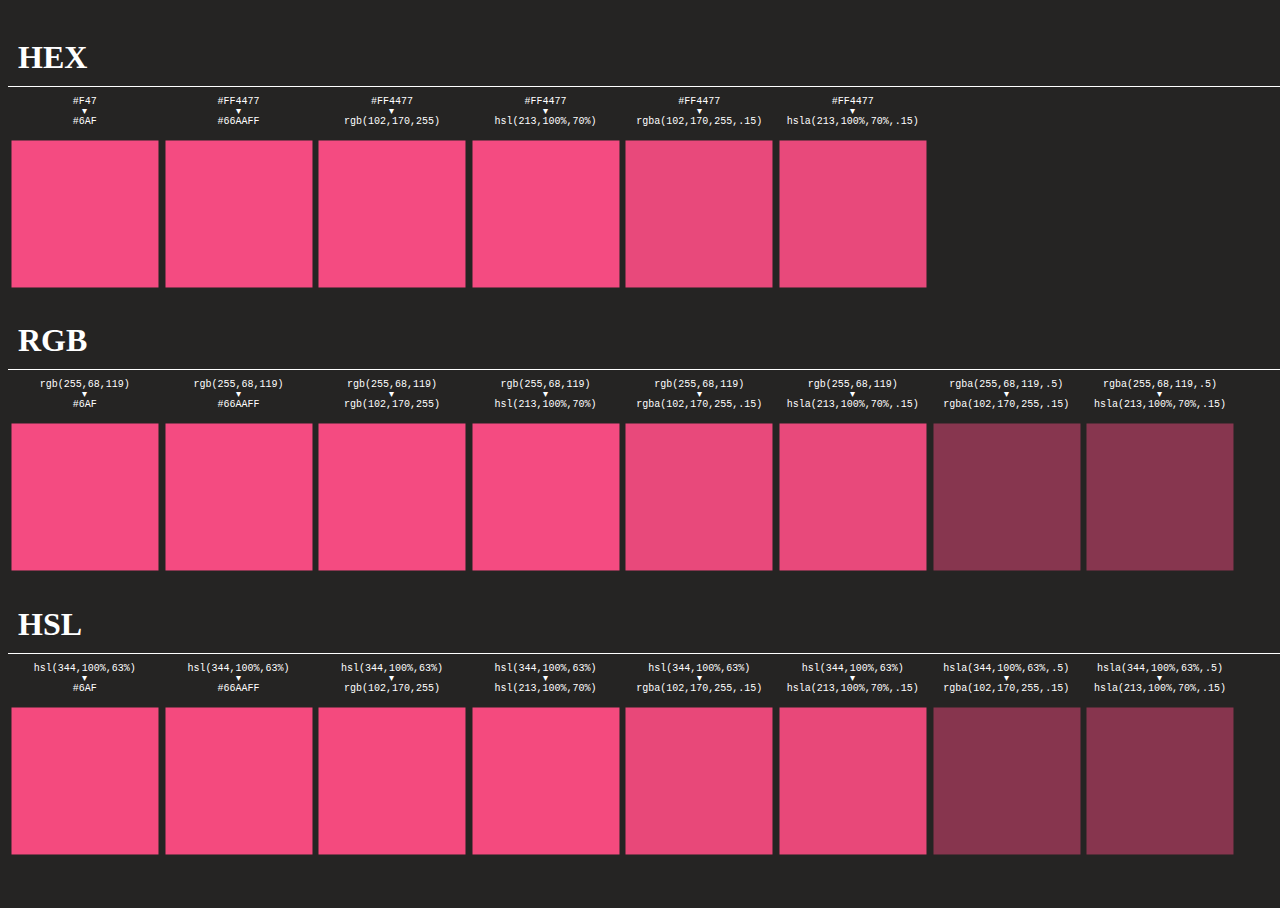
<file: templates/anime-master/documentation/examples/anime-colors-test.html>
<!DOCTYPE html>
<html>
<head>
  <title>Colors test | anime.js</title>
  <meta charset="utf-8">
  <meta name="viewport" content="width=device-width, initial-scale=1, maximum-scale=1">
  <meta property="og:title" content="anime.js">
  <meta property="og:url" content="https://animejs.com">
  <meta property="og:description" content="Javascript Animation Engine">
  <meta property="og:image" content="https://animejs.com/documentation/assets/img/icons/og.png">
  <meta name="twitter:card" content="summary">
  <meta name="twitter:title" content="anime.js">
  <meta name="twitter:site" content="@juliangarnier">
  <meta name="twitter:description" content="Javascript Animation Engine">
  <meta name="twitter:image" content="https://animejs.com/documentation/assets/img/icons/twitter.png">
  <link rel="apple-touch-icon-precomposed" href="../assets/img/social-media-image.png">
  <link rel="icon" type="image/png" href="../assets/img/favicon.png">
  <link href="../assets/css/documentation.css" rel="stylesheet">
  <script src="../../lib/anime.min.js"></script>
  <!-- <script src="../assets/js/anime/anime.2.0.2.js"></script> -->
  <!-- <script src="../assets/js/anime/anime.1.3.js"></script> -->
  <style>
    body {
      width: 100%;
      height: 100vh;
    }
    .color-tests {
      display: flex;
      flex-wrap: wrap;
    }
    .section-title {
      display: block;
      width: 100%;
      margin-bottom: 10px;
      padding: 10px;
      border-bottom: 1px solid #FFF;
    }
    .color-test {
      flex-shrink: 2;
      text-align: center;
      font-size: 10px;
      line-height: 1em;
      font-family: monospace;
    }
    .color-el {
      display: flex;
      align-items: center;
      justify-content: center;
      position: relative;
      width: 12vw;
      height: 12vw;
      margin-top: 10px;
    }
  </style>
</head>
<body>
  <section class="color-section">
    <h1 class="section-title">HEX</h1>
    <div class="color-tests">
      <div class="color-test hex-to-hex-shorthand">#F47<br>▾<br>#6AF</div>
      <div class="color-test hex-to-hex">#FF4477<br>▾<br>#66AAFF</div>
      <div class="color-test hex-to-rgb">#FF4477<br>▾<br>rgb(102,170,255)</div>
      <div class="color-test hex-to-hsl">#FF4477<br>▾<br>hsl(213,100%,70%)</div>
      <div class="color-test hex-to-rgba">#FF4477<br>▾<br>rgba(102,170,255,.15)</div>
      <div class="color-test hex-to-hsla">#FF4477<br>▾<br>hsla(213,100%,70%,.15)</div>
    </div>
  </section>
  <section class="color-section">
    <h1 class="section-title">RGB</h1>
    <div class="color-tests">
      <div class="color-test rgb-to-hex-shorthand">rgb(255,68,119)<br>▾<br>#6AF</div>
      <div class="color-test rgb-to-hex">rgb(255,68,119)<br>▾<br>#66AAFF</div>
      <div class="color-test rgb-to-rgb">rgb(255,68,119)<br>▾<br>rgb(102,170,255)</div>
      <div class="color-test rgb-to-hsl">rgb(255,68,119)<br>▾<br>hsl(213,100%,70%)</div>
      <div class="color-test rgb-to-rgba">rgb(255,68,119)<br>▾<br>rgba(102,170,255,.15)</div>
      <div class="color-test rgb-to-hsla">rgb(255,68,119)<br>▾<br>hsla(213,100%,70%,.15)</div>
      <div class="color-test rgba-to-rgba">rgba(255,68,119,.5)<br>▾<br>rgba(102,170,255,.15)</div>
      <div class="color-test rgba-to-hsla">rgba(255,68,119,.5)<br>▾<br>hsla(213,100%,70%,.15)</div>
    </div>
  </section>
  <section class="color-section">
    <h1 class="section-title">HSL</h1>
    <div class="color-tests">
      <div class="color-test hsl-to-hex-shorthand">hsl(344,100%,63%)<br>▾<br>#6AF</div>
      <div class="color-test hsl-to-hex">hsl(344,100%,63%)<br>▾<br>#66AAFF</div>
      <div class="color-test hsl-to-rgb">hsl(344,100%,63%)<br>▾<br>rgb(102,170,255)</div>
      <div class="color-test hsl-to-hsl">hsl(344,100%,63%)<br>▾<br>hsl(213,100%,70%)</div>
      <div class="color-test hsl-to-rgba">hsl(344,100%,63%)<br>▾<br>rgba(102,170,255,.15)</div>
      <div class="color-test hsl-to-hsla">hsl(344,100%,63%)<br>▾<br>hsla(213,100%,70%,.15)</div>
      <div class="color-test hsla-to-rgba">hsla(344,100%,63%,.5)<br>▾<br>rgba(102,170,255,.15)</div>
      <div class="color-test hsla-to-hsla">hsla(344,100%,63%,.5)<br>▾<br>hsla(213,100%,70%,.15)</div>
    </div>
  </section>
  <script>

    var colorTestEls = document.querySelectorAll('.color-test');

    function createTest(el) {
      var testHtml = el.innerHTML;
      var testValues = testHtml.split('<br>▾<br>');
      var colorEl = document.createElement('div');
      colorEl.classList.add('color-el');
      el.appendChild(colorEl);
      anime({
        targets: colorEl,
        backgroundColor: [testValues[0], testValues[1]],
        scale: [.97, .75],
        direction: 'alternate',
        easing: 'easeInOutSine',
        duration: 4000,
        loop: true
      });
    }

    for (var i = 0; i < colorTestEls.length; i++) createTest(colorTestEls[i]);

  </script>
</body>
</html>
</file>
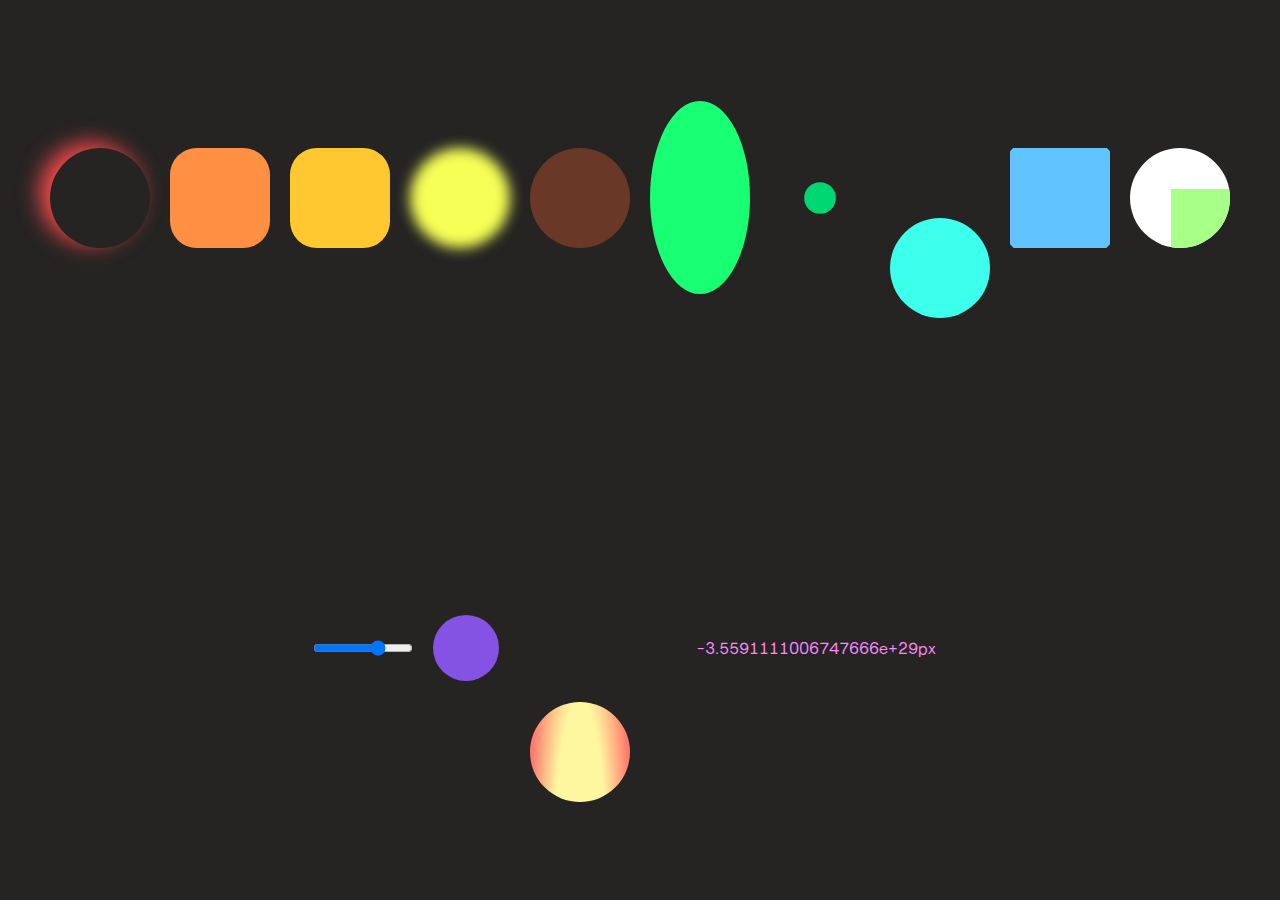
<file: templates/anime-master/documentation/examples/anime-complex-properties.html>
<!DOCTYPE html>
<html>
<head>
  <title>Complex properties | anime.js</title>
  <meta charset="utf-8">
  <meta name="viewport" content="width=device-width, initial-scale=1, maximum-scale=1">
  <meta property="og:title" content="anime.js">
  <meta property="og:url" content="https://animejs.com">
  <meta property="og:description" content="Javascript Animation Engine">
  <meta property="og:image" content="https://animejs.com/documentation/assets/img/icons/og.png">
  <meta name="twitter:card" content="summary">
  <meta name="twitter:title" content="anime.js">
  <meta name="twitter:site" content="@juliangarnier">
  <meta name="twitter:description" content="Javascript Animation Engine">
  <meta name="twitter:image" content="https://animejs.com/documentation/assets/img/icons/twitter.png">
  <link rel="apple-touch-icon-precomposed" href="../assets/img/social-media-image.png">
  <link href="../assets/css/animejs.css" rel="stylesheet">
  <link href="../assets/css/documentation.css" rel="stylesheet">
  <!-- <script src="../../lib/anime.min.js"></script> -->
  <!-- <script src="../assets/js/anime/anime.1.3.js"></script> -->
  <!-- <script src="../assets/js/anime/anime.2.0.1.js"></script> -->
  <style>
    body {
      display: flex;
      flex-wrap: wrap;
      justify-content: center;
      align-items: center;
      min-height: 100vh;
    }
    .item {
      width: 100px;
      height: 100px;
      margin-top: 20px;
      border-radius: 50%;
      background-color: currentColor;
      margin: 10px;
    }
    .box-shadow {
      background-color: transparent;
    }
    .clip-path {
      border-radius: 0;
    }
    .auto-property {
      background-image: radial-gradient(50% 100%, #FFF7A0 50%, #FF7A6D 100%);
      background-size: auto 100px;
    }
    .exponent-values {
      width: 300px;
      background-color: transparent;
      text-align: center;
    }
  </style>
</head>
<body>
  <div class="box-shadow item color-red"></div>
  <div class="unit-less item color-orange"></div>
  <div class="specified-unit item color-lightorange"></div>
  <div class="filter item color-yellow"></div>
  <div class="rgba item color-citrus"></div>
  <div class="calc item color-green"></div>
  <div class="zero-value item color-darkgreen"></div>
  <div class="round-value item color-turquoise"></div>
  <div class="clip-path item color-skyblue"></div>
  <svg class="item" xmlns="http://www.w3.org/2000/svg" viewBox="0 0 100 100">
    <g id="Page-1" fill="none" fill-rule="evenodd">
      <g id="svg" fill="#A7FF87">
        <rect id="Rectangle" width="50" height="50" x="25" y="25"/>
      </g>
    </g>
  </svg>
  <input class="item" type="range" value="0" min="0" max="100">
  <div class="basic-css color-lavender item"></div>
  <div class="auto-property color-purple item"></div>
  <input class="exponent-values color-pink item" value="-1.1234567890123456789e+30px"></input>
  <script type="module">
    
    import anime from "../../src/index.js";

    var boxShadow = anime({
      targets: '.box-shadow',
      boxShadow: [
        {value: ['10px -10px 10px 0 currentColor', '10px 10px 20px 0 currentColor']},
        {value: '-10px 10px 30px 0 currentColor'},
        {value: '-10px -10px 20px 0 currentColor'},
        {value: '10px -10px 10px 0 currentColor'}
      ],
      loop: true,
      easing: 'linear'
    });
    var unitLess = anime({
      targets: '.unit-less',
      borderRadius: 16,
      loop: true,
      direction: 'alternate',
      easing: 'linear'
    });
    var specifiedUnit = anime({
      targets: '.specified-unit',
      borderRadius: '1em',
      loop: true,
      direction: 'alternate',
      easing: 'linear'
    });
    var filter = anime({
      targets: '.filter',
      filter: ["blur(20px)", "blur(0px)"],
      loop: true,
      direction: 'alternate',
      easing: 'linear'
    });
    var rgba = anime({
      targets: '.rgba',
      backgroundColor: ['rgba(255,100,50,1)', 'rgba(255,100,50,.0)'],
      loop: true,
      direction: 'alternate',
      easing: 'linear'
    });
    var calc = anime({
      targets: '.calc',
      height: ['calc(25% - 100px)', 'calc(25% - 0px)'],
      loop: true,
      direction: 'alternate',
      easing: 'linear'
    });
    var zeroValue = anime({
      targets: '.zero-value',
      scale: 0,
      loop: true,
      direction: 'alternate',
      easing: 'linear'
    });
    var roundValue = anime({
      targets: '.round-value',
      translateY: 100,
      round: .1,
      loop: true,
      direction: 'alternate',
      easing: 'linear'
    });
    var clipPath = anime({
      targets: '.clip-path',
      clipPath: ['circle(0px at center)', 'circle(100px at center)'],
      loop: true,
      direction: 'alternate',
      easing: 'linear'
    });
    var svgTransform = anime({
      targets: 'rect',
      transform: 'translate(10 10) scale(2)',
      loop: true,
      direction: 'alternate',
      easing: 'linear'
    });
    var rangeValue = anime({
      targets: 'input[type="range"]',
      value: 100,
      loop: true,
      direction: 'alternate',
      easing: 'linear'
    });
    var basicCSS = anime({
      targets: '.basic-css',
      width: 50,
      height: 50,
      loop: true,
      direction: 'alternate',
      easing: 'linear'
    });
    var autoProperty = anime({
      targets: '.auto-property',
      backgroundSize: ['auto 10px', 'auto 400px'],
      margin: '20% 40px 10px 30px',
      loop: true,
      direction: 'alternate',
      easing: 'linear'
    });
    var exponentValues = anime({
      targets: '.exponent-values',
      value: '+1.0123456789012346e+21px',
      loop: true,
      direction: 'alternate',
      easing: 'linear'
    });
  </script>
</body>
</html>
</file>
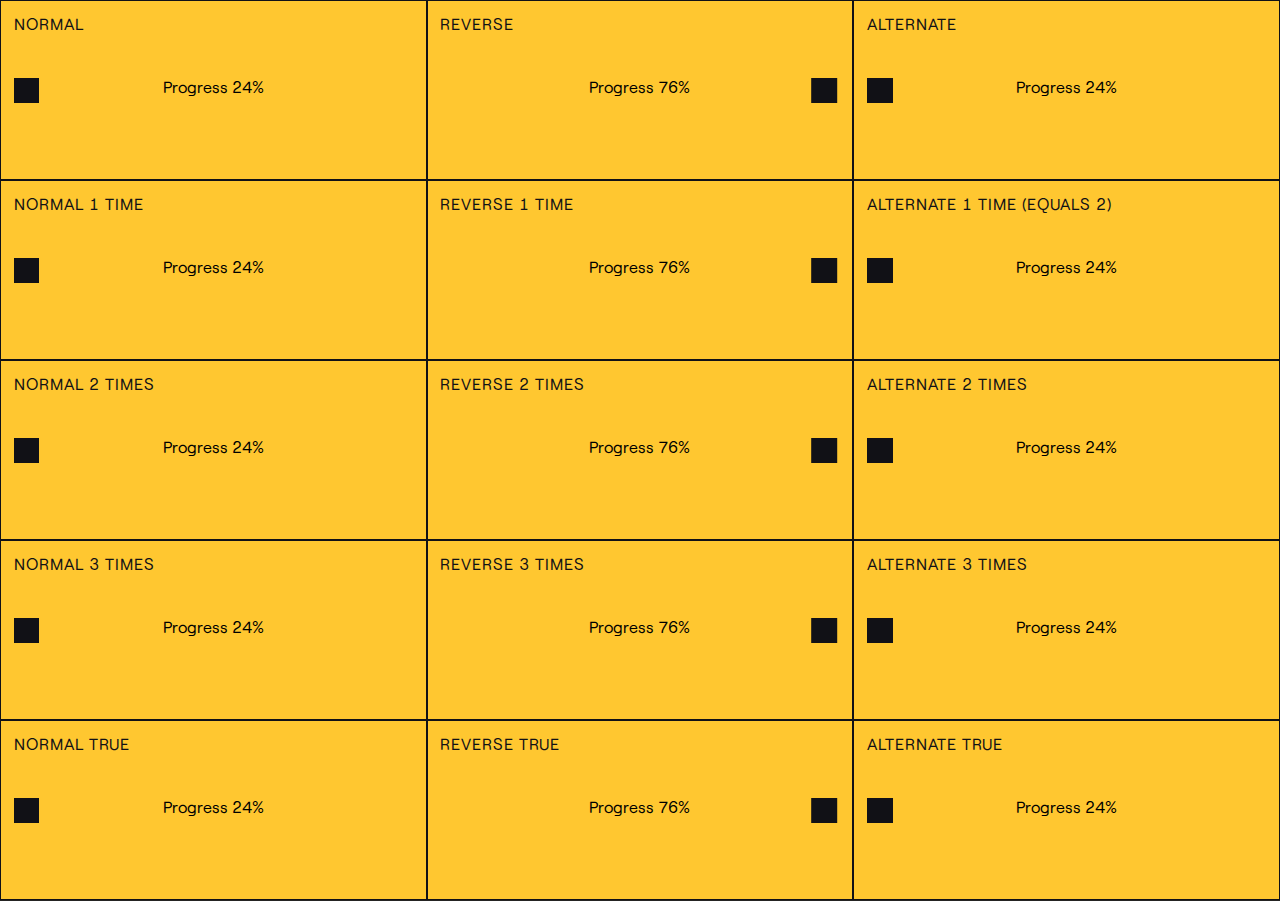
<file: templates/anime-master/documentation/examples/anime-directions-testing.html>
<!DOCTYPE html>
<html>
<head>
  <title>Diretions Testing | anime.js</title>
  <meta charset="utf-8">
  <meta name="viewport" content="width=device-width, initial-scale=1, maximum-scale=1">
  <meta property="og:title" content="anime.js">
  <meta property="og:url" content="https://animejs.com">
  <meta property="og:description" content="Javascript Animation Engine">
  <meta property="og:image" content="https://animejs.com/documentation/assets/img/icons/og.png">
  <meta name="twitter:card" content="summary">
  <meta name="twitter:title" content="anime.js">
  <meta name="twitter:site" content="@juliangarnier">
  <meta name="twitter:description" content="Javascript Animation Engine">
  <meta name="twitter:image" content="https://animejs.com/documentation/assets/img/icons/twitter.png">
  <link rel="apple-touch-icon-precomposed" href="../assets/img/social-media-image.png">
  <link rel="icon" type="image/png" href="../assets/img/favicon.png">
  <link href="../assets/css/animejs.css" rel="stylesheet">
  <link href="../assets/css/documentation.css" rel="stylesheet">
  <script src="../../lib/anime.min.js"></script>
  <style>
    body {
      display: flex;
      flex-wrap: wrap;
      align-items: center;
      justify-content: flex-start;
      height: auto;
    }
    article {
      padding: 1vw;
      position: relative;
      width: 33.33%;
      height: 20vh;
      background: currentColor;
      border: 1px solid #111116;
    }
    h2 {
      color: #111116;
    }
    .el {
      position: relative;
      top: 5vh;
      width: 2vw;
      height: 2vw;
      background: #111116;
    }
    .logs {
      display: flex;
      flex-direction: column;
      flex-wrap: wrap;
      align-items: center;
      justify-content: center;
      position: absolute;
      top: 1vh;
      left: 0;
      bottom: 0;
      height: 19vh;
      width: 100%;
    }
    input {
      text-align: center;
      background: none;
      border: none;
    }
  </style>
</head>
<body>
  <script>
    function createTest(title, numberOfTargets, params) {
      var testEl = document.createElement('article');
      var testZoneEl = document.createElement('div');
      var logsEl = document.createElement('div');
      var progressEl = document.createElement('input');
      var promiseEl = document.createElement('input');
      var h2El = document.createElement('h2');

      for (var i = 0; i < numberOfTargets; i++) {
        var el = document.createElement('div');
        el.classList.add('el');
        testZoneEl.appendChild(el);
      }

      h2El.innerHTML = title;
      testEl.appendChild(h2El);
      logsEl.classList.add('logs');
      logsEl.appendChild(progressEl);
      logsEl.appendChild(promiseEl);
      testEl.appendChild(logsEl);
      testEl.appendChild(testZoneEl);
      document.body.appendChild(testEl);

      params.targets = testZoneEl.querySelectorAll('div');
      params.translateX = '29vw';
      params.delay = 1000;
      params.endDelay = 1000;
      params.easing = 'easeInOutQuad';
      params.begin = function() { testEl.classList.add('color-lightorange') };
      params.update = function(a) { 
        testEl.classList.add('color-red');
        progressEl.value = 'Progress ' + Math.round(a.progress) + '%';
      };
      params.complete = function() { testEl.classList.add('color-darkgreen') };
      var animation = anime(params);
      animation.finished.then(function() {
        promiseEl.value = 'Promise resolved'
        console.log('Promise resolved');
      });
      testEl.onclick = function() {
        testEl.classList.add('color-red');
        testEl.classList.remove('color-lightorange');
        testEl.classList.remove('color-darkgreen');
        animation.restart();
      }
    }

    createTest('Normal', 1, {});

    createTest('Reverse', 1, {
      direction: 'reverse'
    });

    createTest('Alternate', 1, {
      direction: 'alternate'
    });

    createTest('Normal 1 time', 1, {
      loop: 1
    });

    createTest('Reverse 1 time', 1, {
      direction: 'reverse',
      loop: 1
    });

    createTest('Alternate 1 time (equals 2)', 1, {
      direction: 'alternate',
      loop: 1
    });

    createTest('Normal 2 times', 1, {
      loop: 2
    });

    createTest('Reverse 2 times', 1, {
      direction: 'reverse',
      loop: 2
    });

    createTest('Alternate 2 times', 1, {
      direction: 'alternate',
      loop: 2
    });

    createTest('Normal 3 times', 1, {
      loop: 3
    });

    createTest('Reverse 3 times', 1, {
      direction: 'reverse',
      loop: 3
    });

    createTest('Alternate 3 times', 1, {
      direction: 'alternate',
      loop: 3
    });

    createTest('Normal true', 1, {
      loop: true
    });

    createTest('Reverse true', 1, {
      direction: 'reverse',
      loop: true
    });

    createTest('Alternate true', 1, {
      direction: 'alternate',
      loop: true
    });



  </script>
</body>
</html>
</file>
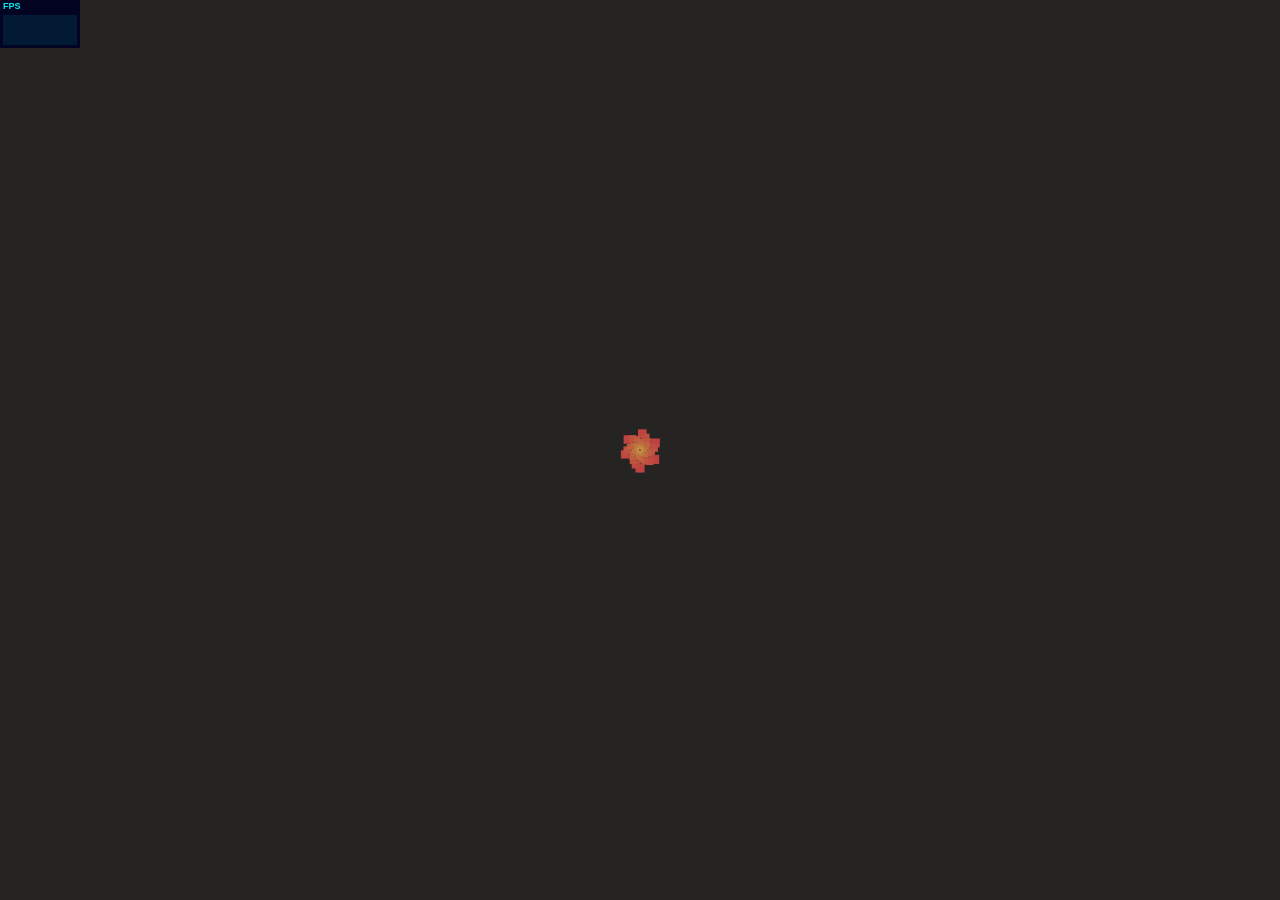
<file: templates/anime-master/documentation/examples/anime-DOM-stress-test.html>
<!DOCTYPE html>
<html>
<head>
  <title>DOM stress test | anime.js</title>
  <meta charset="utf-8">
  <meta name="viewport" content="width=device-width, initial-scale=1, maximum-scale=1">
  <meta property="og:title" content="anime.js">
  <meta property="og:url" content="https://animejs.com">
  <meta property="og:description" content="Javascript Animation Engine">
  <meta property="og:image" content="https://animejs.com/documentation/assets/img/icons/og.png">
  <meta name="twitter:card" content="summary">
  <meta name="twitter:title" content="anime.js">
  <meta name="twitter:site" content="@juliangarnier">
  <meta name="twitter:description" content="Javascript Animation Engine">
  <meta name="twitter:image" content="https://animejs.com/documentation/assets/img/icons/twitter.png">
  <link rel="apple-touch-icon-precomposed" href="../assets/img/social-media-image.png">
  <link rel="icon" type="image/png" href="../assets/img/favicon.png" >
  <link href="../assets/css/animejs.css" rel="stylesheet">
  <link href="../assets/css/documentation.css" rel="stylesheet">
  <script src="../../lib/anime.min.js"></script>
  <!-- <script src="../assets/js/anime/anime.2.0.2.js"></script> -->
  <!-- <script src="../assets/js/anime/anime.1.0.js"></script> -->
  <style>

    .el {
      position: absolute;
      top: 50%;
      left: 50%;
      width: 1em;
      height: 1em;
      margin: -.5em 0 0 -.5em;
      font-size: 20px;
    }

  </style>
</head>
<body></body>
<script>

  var wrapperEl = document.body;
  var numberOfEls = 500;
  var duration = numberOfEls * 10;
  var radius = window.innerWidth < window.innerHeight ? window.innerWidth : window.innerHeight;
  var distance = (radius / 4 <= 150 ? 150 : radius / 2.5) / 16; 

  function createEl(i) {
    var el = document.createElement('div');
    var hue = Math.round(360 / numberOfEls * i);
    el.classList.add('el');
    //el.style.border = '5px solid hsl(' + hue + ', 50%, 50%)';
    el.style.backgroundColor = 'hsl(' + hue + ', 50%, 50%)';
    wrapperEl.appendChild(el);
    anime({
      targets: el,
      translateX: Math.sin(i) * distance + 'rem',
      translateY: Math.cos(i) * distance + 'rem',
      scale: [
        {value: [.1, 2]},
        {value: .1}
      ],
      easing: 'easeInOutSine',
      loop: true,
      duration: duration,
      delay: i * (duration / numberOfEls)
    });
  };

  for (var i = 0; i < numberOfEls; i++) createEl(i);

  </script>
  <script src="../assets/js/vendors/stats.min.js"></script>
</html>
</file>
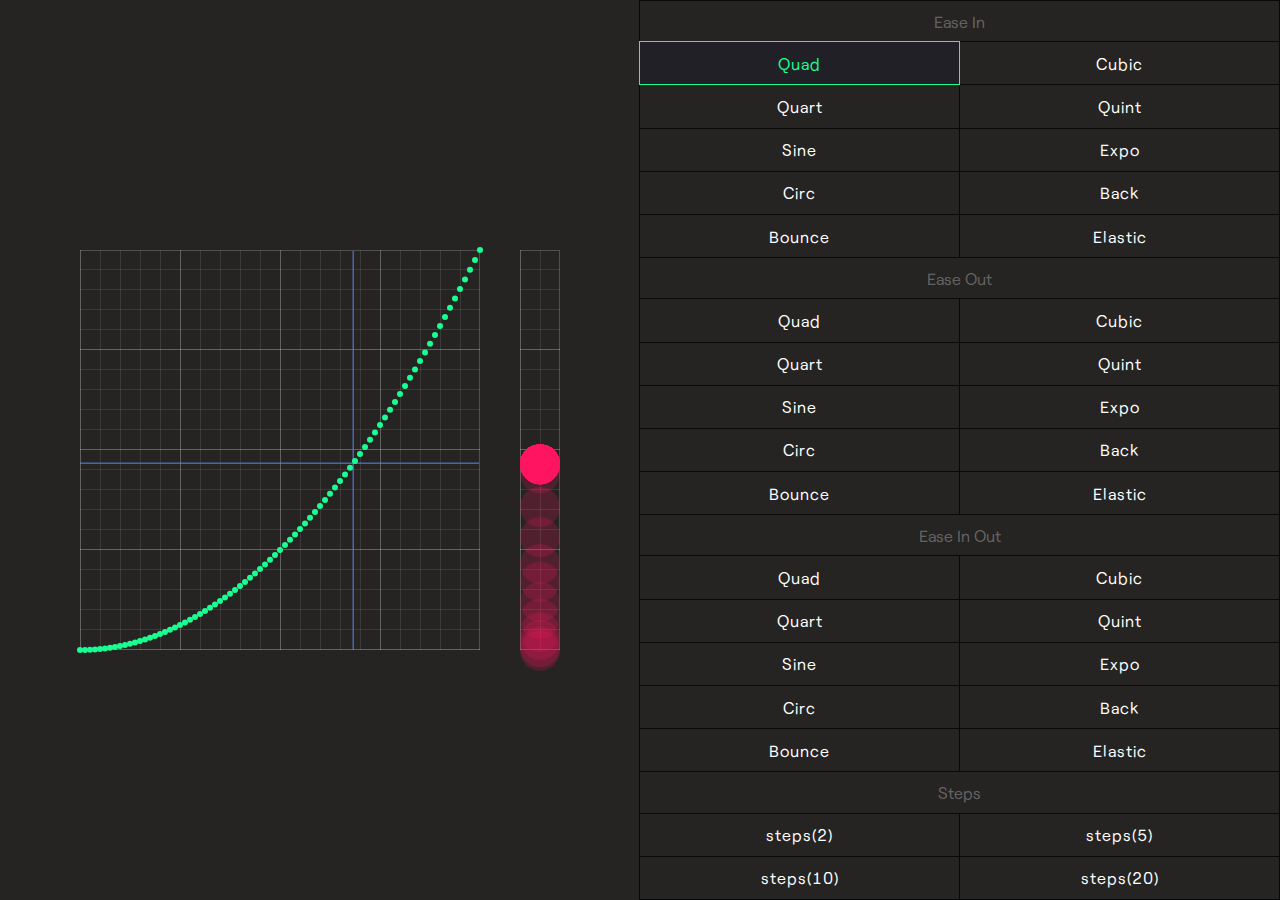
<file: templates/anime-master/documentation/examples/anime-ease-visualizer.html>
<!DOCTYPE html>
<html>
<head>
  <title>Ease visualizer | anime.js</title>
  <meta charset="utf-8">
  <meta name="viewport" content="width=device-width, initial-scale=1, maximum-scale=1">
  <meta property="og:title" content="anime.js">
  <meta property="og:url" content="https://animejs.com">
  <meta property="og:description" content="Javascript Animation Engine">
  <meta property="og:image" content="https://animejs.com/documentation/assets/img/icons/og.png">
  <meta name="twitter:card" content="summary">
  <meta name="twitter:title" content="anime.js">
  <meta name="twitter:site" content="@juliangarnier">
  <meta name="twitter:description" content="Javascript Animation Engine">
  <meta name="twitter:image" content="https://animejs.com/documentation/assets/img/icons/twitter.png">
  <link rel="apple-touch-icon-precomposed" href="../assets/img/social-media-image.png">
  <link rel="icon" type="image/png" href="../assets/img/favicon.png">
  <link href="../assets/css/animejs.css" rel="stylesheet">
  <link href="../assets/css/documentation.css" rel="stylesheet">
  <!-- <script src="../../lib/anime.min.js"></script> -->
  <style>
    .easings {
      display: flex;
      justify-content: space-between;
      align-items: center;
      flex-direction: column;
      position: absolute;
      width: 100%;
      height: 100%;
    }
    .output {
      display: flex;
      justify-content: center;
      align-items: center;
      position: relative;
      width: 100%;
      height: 400px;
    }
    .options {
      display: flex;
      flex-wrap: wrap;
      flex-direction: row;
      width: 100%;
      min-height: 300px;
      border-top: 1px solid #09090B;
    }
    .grid {
      border-top: 1px solid rgba(255,255,255,0.2);
      border-right: 1px solid rgba(255,255,255,0.2);
      background: linear-gradient(0deg, rgba(255,255,255,0.2) 1px, rgba(0,0,0,0) 1px),
                  linear-gradient(90deg, rgba(255,255,255,0.2) 1px, rgba(0,0,0,0) 1px),
                  linear-gradient(0deg, rgba(255,255,255,0.1) 1px, rgba(0,0,0,0) 1px),
                  linear-gradient(90deg, rgba(255,255,255,0.1) 1px, rgba(0,0,0,0) 1px);
      background-position: 0px -1px;
      background-size: 100px 100px, 100px 100px, 20px 20px, 20px 20px;
    }
    .visualizer-wrapper {
      position: relative;
      width: 100%;
      height: 100%;
    }
    .visualizer {
      position: relative;
      width: 100%;
    }
    .value {
      position: relative;
      width: 20px;
      height: 100%;
      margin-left: 20px;
    }
    @media screen and (min-width: 980px) {
      .easings {
        flex-direction: row;
      }
      .output {
        width: 50%;
        height: 100%;
      }
      .options {
        width: 50%;
        height: 100%;
      }
      .visualizer-wrapper {
        width: 400px;
        height: 400px;
      }
      .value {
        width: 40px;
        height: 400px;
        margin-left: 40px;
      }
    }
    .axis {
      position: absolute;
      background: #5A87FF;
    }
    .axis.x {
      width: 1px;
      height: 100%;
      transform-origin: 0 0;
    }
    .axis.y {
      bottom: 0;
      width: 100%;
      height: 1px;
      transform-origin: 100% 0;
    }
    .graph {
      position: absolute;
      top: 0;
      left: 0;
      right: 0;
      bottom: 0;
    }
    .cursor {
      position: absolute;
      z-index: 2;
      width: 40px;
      height: 40px;
      margin-top: -20px;
      background: #FF1461;
      border-radius: 50%;
      transform: translateY(100px);
    }
    .curve {
      display: flex;
      justify-content: space-between;
      align-items: flex-end;
      overflow: visible;
      position: relative;
      z-index: 1;
      width: 100%;
      height: 100%;
    }
    .curve-dot {
      position: relative;
      width: 6px;
      height: 6px;
      margin-bottom: -3px;
      margin-left: -3px;
      border-radius: 50%;
      flex-shrink: 0;
      background-color: #18FF92;
    }
    .curve-dot:first-child {
      margin-left: -3px;
    }
    .curve-dot:last-child {
      margin-right: -4px;
    }
    button {
      opacity: 1;
      position: relative;
      color: currentColor;
      font-size: 16px;
      width: calc(50% + 1px);
      border: 1px solid #09090B;
      background: transparent;
      margin: -1px 0 0 -1px;
      letter-spacing: 1px;
    }
    label {
      display: flex;
      align-items: center;
      justify-content: center;
      width: calc(100% + 1px);
      margin: -1px 0 0 -1px;
      border-top: 0px;
      border-left: 1px solid #09090B;
      border-right: 1px solid #09090B;
      color: rgba(255,255,255,.3);
    }
    button.active {
      color: #18FF92;
      z-index: 1;
      opacity: 1;
      border: 1px solid currentColor;
      background: #222027;
    }
    button:focus {
      outline: none;
    }
    button:hover {
      background: #222027;
    }
  </style>
</head>
<body>
  <div class="easings">
    <div class="output">
      <div class="visualizer-wrapper grid">
        <div class="axis x"></div>
        <div class="axis y"></div>
        <div class="visualizer">
          <div class="curve">
            <div class="curve-dot"></div>
            <div class="curve-dot"></div>
            <div class="curve-dot"></div>
            <div class="curve-dot"></div>
            <div class="curve-dot"></div>
            <div class="curve-dot"></div>
            <div class="curve-dot"></div>
            <div class="curve-dot"></div>
            <div class="curve-dot"></div>
            <div class="curve-dot"></div>
            <div class="curve-dot"></div>
            <div class="curve-dot"></div>
            <div class="curve-dot"></div>
            <div class="curve-dot"></div>
            <div class="curve-dot"></div>
            <div class="curve-dot"></div>
            <div class="curve-dot"></div>
            <div class="curve-dot"></div>
            <div class="curve-dot"></div>
            <div class="curve-dot"></div>
            <div class="curve-dot"></div>
            <div class="curve-dot"></div>
            <div class="curve-dot"></div>
            <div class="curve-dot"></div>
            <div class="curve-dot"></div>
            <div class="curve-dot"></div>
            <div class="curve-dot"></div>
            <div class="curve-dot"></div>
            <div class="curve-dot"></div>
            <div class="curve-dot"></div>
            <div class="curve-dot"></div>
            <div class="curve-dot"></div>
            <div class="curve-dot"></div>
            <div class="curve-dot"></div>
            <div class="curve-dot"></div>
            <div class="curve-dot"></div>
            <div class="curve-dot"></div>
            <div class="curve-dot"></div>
            <div class="curve-dot"></div>
            <div class="curve-dot"></div>
            <div class="curve-dot"></div>
            <div class="curve-dot"></div>
            <div class="curve-dot"></div>
            <div class="curve-dot"></div>
            <div class="curve-dot"></div>
            <div class="curve-dot"></div>
            <div class="curve-dot"></div>
            <div class="curve-dot"></div>
            <div class="curve-dot"></div>
            <div class="curve-dot"></div>
            <div class="curve-dot"></div>
            <div class="curve-dot"></div>
            <div class="curve-dot"></div>
            <div class="curve-dot"></div>
            <div class="curve-dot"></div>
            <div class="curve-dot"></div>
            <div class="curve-dot"></div>
            <div class="curve-dot"></div>
            <div class="curve-dot"></div>
            <div class="curve-dot"></div>
            <div class="curve-dot"></div>
            <div class="curve-dot"></div>
            <div class="curve-dot"></div>
            <div class="curve-dot"></div>
            <div class="curve-dot"></div>
            <div class="curve-dot"></div>
            <div class="curve-dot"></div>
            <div class="curve-dot"></div>
            <div class="curve-dot"></div>
            <div class="curve-dot"></div>
            <div class="curve-dot"></div>
            <div class="curve-dot"></div>
            <div class="curve-dot"></div>
            <div class="curve-dot"></div>
            <div class="curve-dot"></div>
            <div class="curve-dot"></div>
            <div class="curve-dot"></div>
            <div class="curve-dot"></div>
            <div class="curve-dot"></div>
            <div class="curve-dot"></div>
            <div class="curve-dot"></div>
          </div>
        </div>
      </div>
      <div class="value grid">
        <div class="graph">
          <div class="cursor"></div>
          <div class="cursor"></div>
          <div class="cursor"></div>
          <div class="cursor"></div>
          <div class="cursor"></div>
          <div class="cursor"></div>
          <div class="cursor"></div>
          <div class="cursor"></div>
          <div class="cursor"></div>
          <div class="cursor"></div>
          <div class="cursor"></div>
          <div class="cursor"></div>
          <div class="cursor"></div>
          <div class="cursor"></div>
          <div class="cursor"></div>
          <div class="cursor"></div>
          <div class="cursor"></div>
          <div class="cursor"></div>
        </div>
      </div>
    </div>
    <div class="options">
      <label>Ease In</label>
      <button class="active" value="easeInQuad" >Quad</button>
      <button value="easeInCubic" >Cubic</button>
      <button value="easeInQuart" >Quart</button>
      <button value="easeInQuint" >Quint</button>
      <button value="easeInSine" >Sine</button>
      <button value="easeInExpo" >Expo</button>
      <button value="easeInCirc" >Circ</button>
      <button value="easeInBack" >Back</button>
      <button value="easeInBounce" >Bounce</button>
      <button value="easeInElastic" >Elastic</button>
      <label>Ease Out</label>
      <button value="easeOutQuad" >Quad</button>
      <button value="easeOutCubic" >Cubic</button>
      <button value="easeOutQuart" >Quart</button>
      <button value="easeOutQuint" >Quint</button>
      <button value="easeOutSine" >Sine</button>
      <button value="easeOutExpo" >Expo</button>
      <button value="easeOutCirc" >Circ</button>
      <button value="easeOutBack" >Back</button>
      <button value="easeOutBounce" >Bounce</button>
      <button value="easeOutElastic" >Elastic</button>
      <label>Ease In Out</label>
      <button value="easeInOutQuad" >Quad</button>
      <button value="easeInOutCubic" >Cubic</button>
      <button value="easeInOutQuart" >Quart</button>
      <button value="easeInOutQuint" >Quint</button>
      <button value="easeInOutSine" >Sine</button>
      <button value="easeInOutExpo" >Expo</button>
      <button value="easeInOutCirc" >Circ</button>
      <button value="easeInOutBack" >Back</button>
      <button value="easeInOutBounce" >Bounce</button>
      <button value="easeInOutElastic" >Elastic</button>
      <label>Steps</label>
      <button value="steps(2)" >steps(2)</button>
      <button value="steps(5)" >steps(5)</button>
      <button value="steps(10)" >steps(10)</button>
      <button value="steps(20)" >steps(20)</button>
    </div>
  </div>
  <script type="module">

  import anime from '../../src/index.js';

  var pathEl = document.querySelector('.curve');
  var presetsEls = document.querySelectorAll('.options button');
  var duration = 1000;

  function animateProgress(easingName) {

    anime.remove(['.axis.x', '.axis.y', '.cursor']);

    var tl = anime.timeline({
      duration: duration,
      easing: 'linear',
      complete: function() {
        animateProgress(easingName);
      }
    })
    .add({
      targets: '.axis.x',
      translateX: [0, 399],
      translateZ: [0, 0]
     }, 0)
    .add({
      targets: '.axis.y',
      translateY: [0, -399],
      translateZ: [0, 0],
      easing: easingName,
      endDelay: 1000
    }, 0)
    .add({
      targets: '.cursor',
      translateY: [400, 0],
      translateZ: [0, 0],
      easing: easingName,
      update: function(anim) {
        var timeSegment = (100 / (anim.animatables.length - 2));
        var index = Math.round((anim.progress +.5) / timeSegment);
        var animatable = anim.animatables[index];
        if (animatable) {
          var target = animatable.target;
          anime.remove(target);
          target.style.opacity = .20;
        }
      }
    }, 0);

  }

  function changeEase(event) {
    for (var i = 0; i < presetsEls.length; i++) {
      presetsEls[i].classList.remove('active');
    }
    var buttonEl = event.target;
    var easingName = buttonEl.value;
    buttonEl.classList.add('active');
    animateProgress(easingName);
    anime({
      targets: '.curve-dot',
      translateY: anime.stagger([0, -400], {easing: easingName}),
      easing: 'easeInOutQuad',
      duration: 400
    });
  }

  for (var i = 0; i < presetsEls.length; i++) {
    presetsEls[i].onclick = changeEase;
  }

  presetsEls[0].click();

  </script>
</body>
</html>
</file>
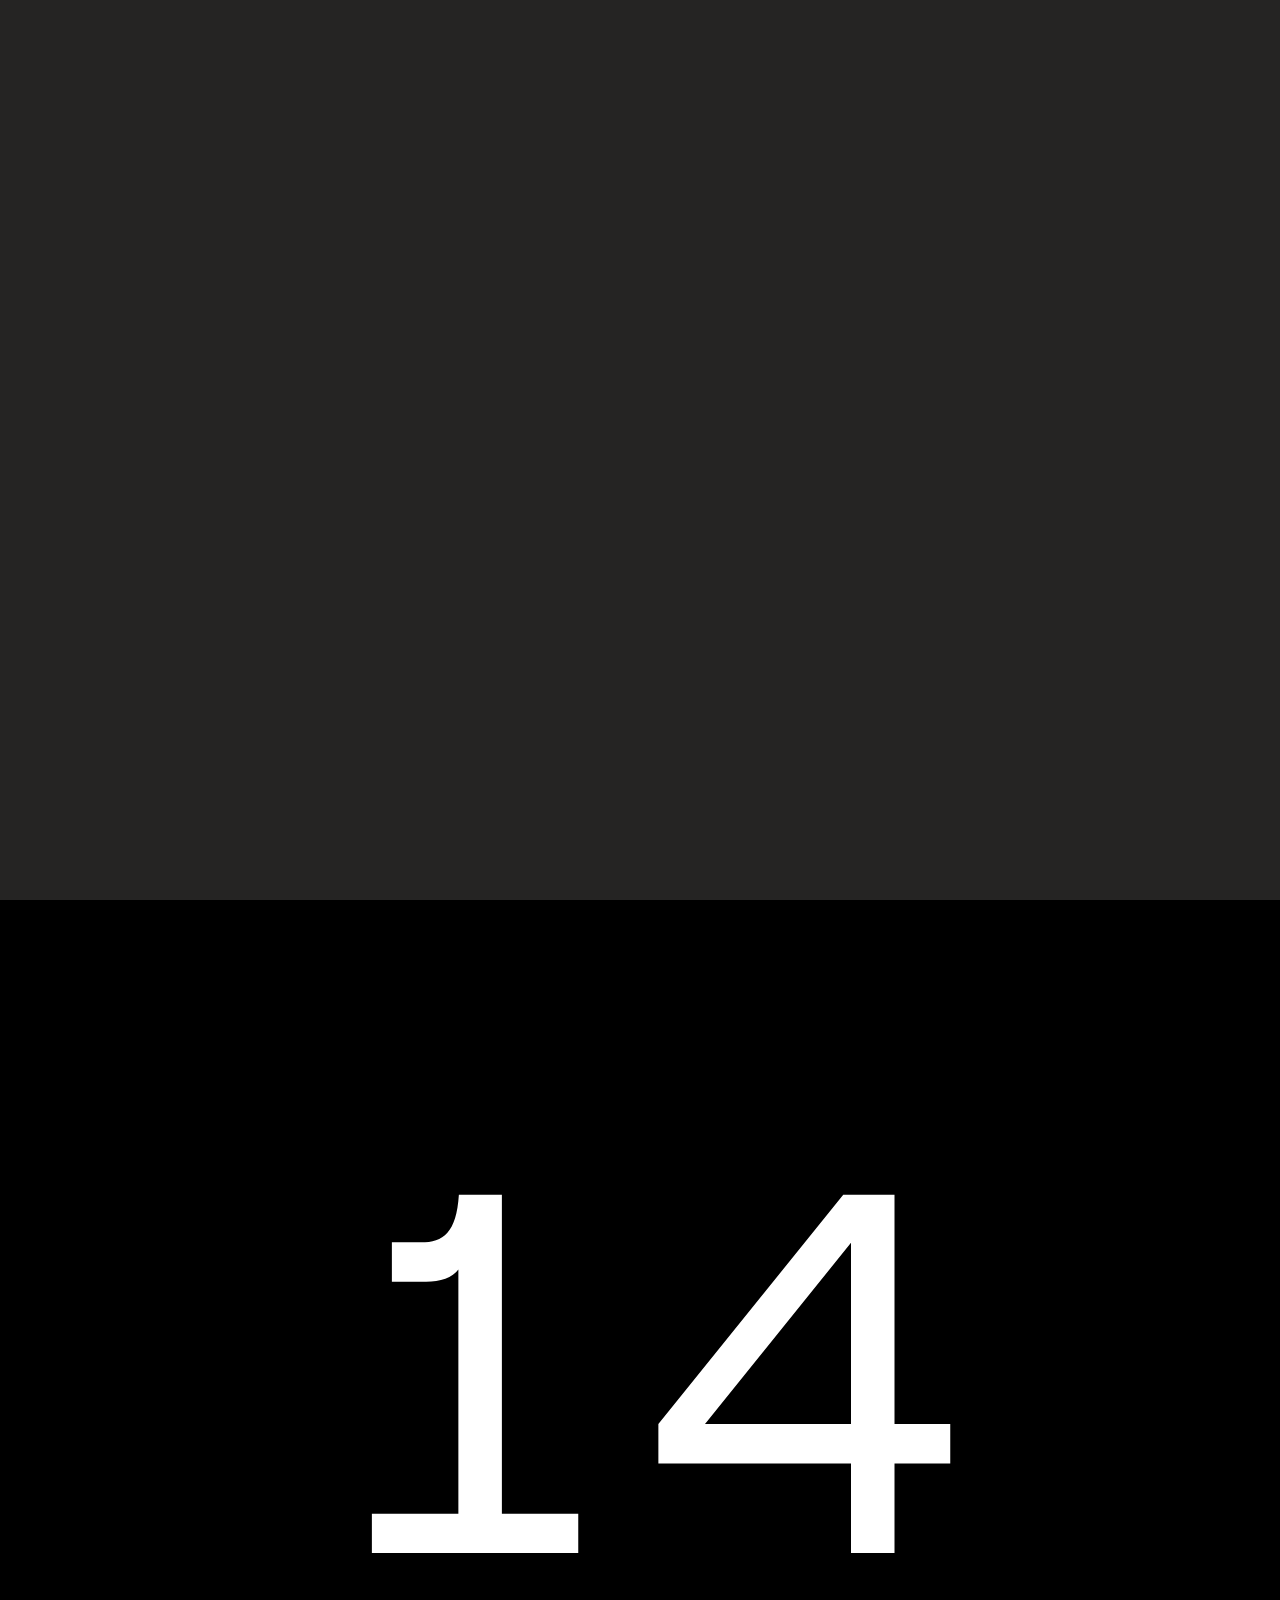
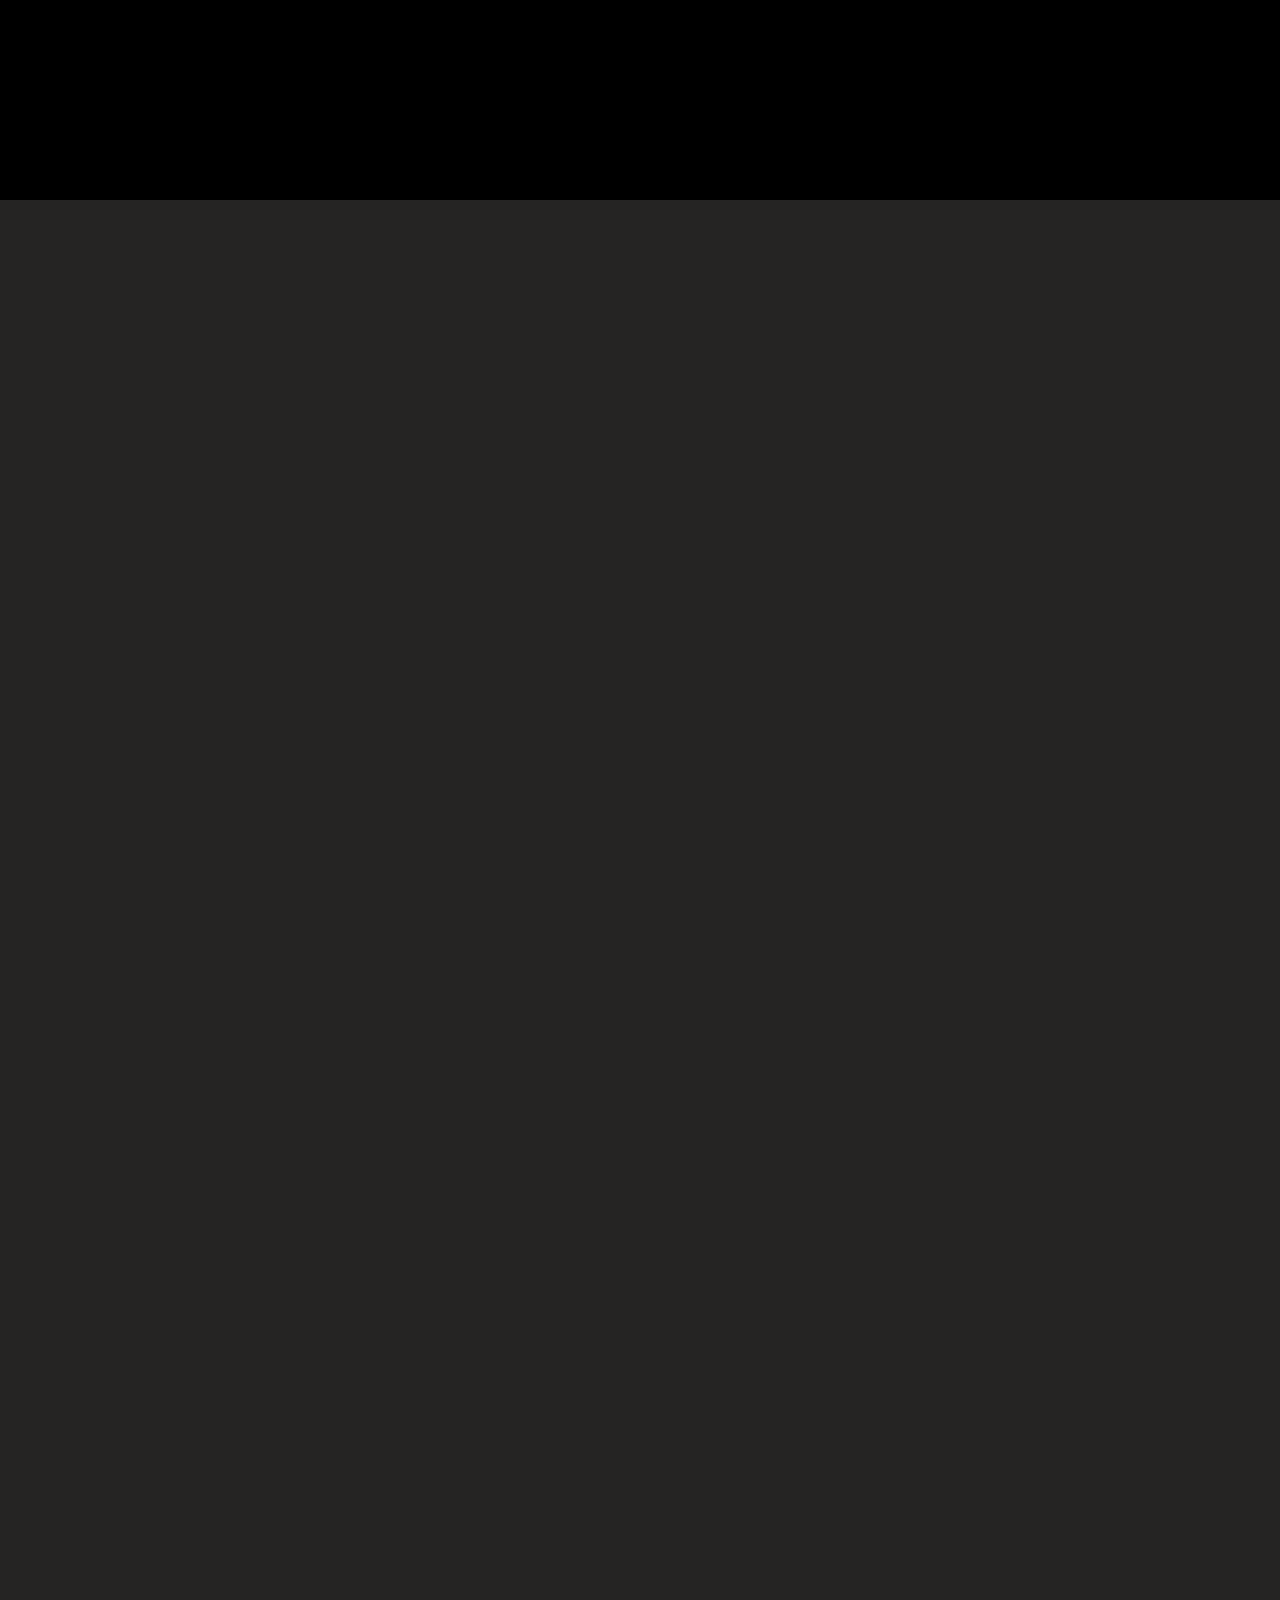
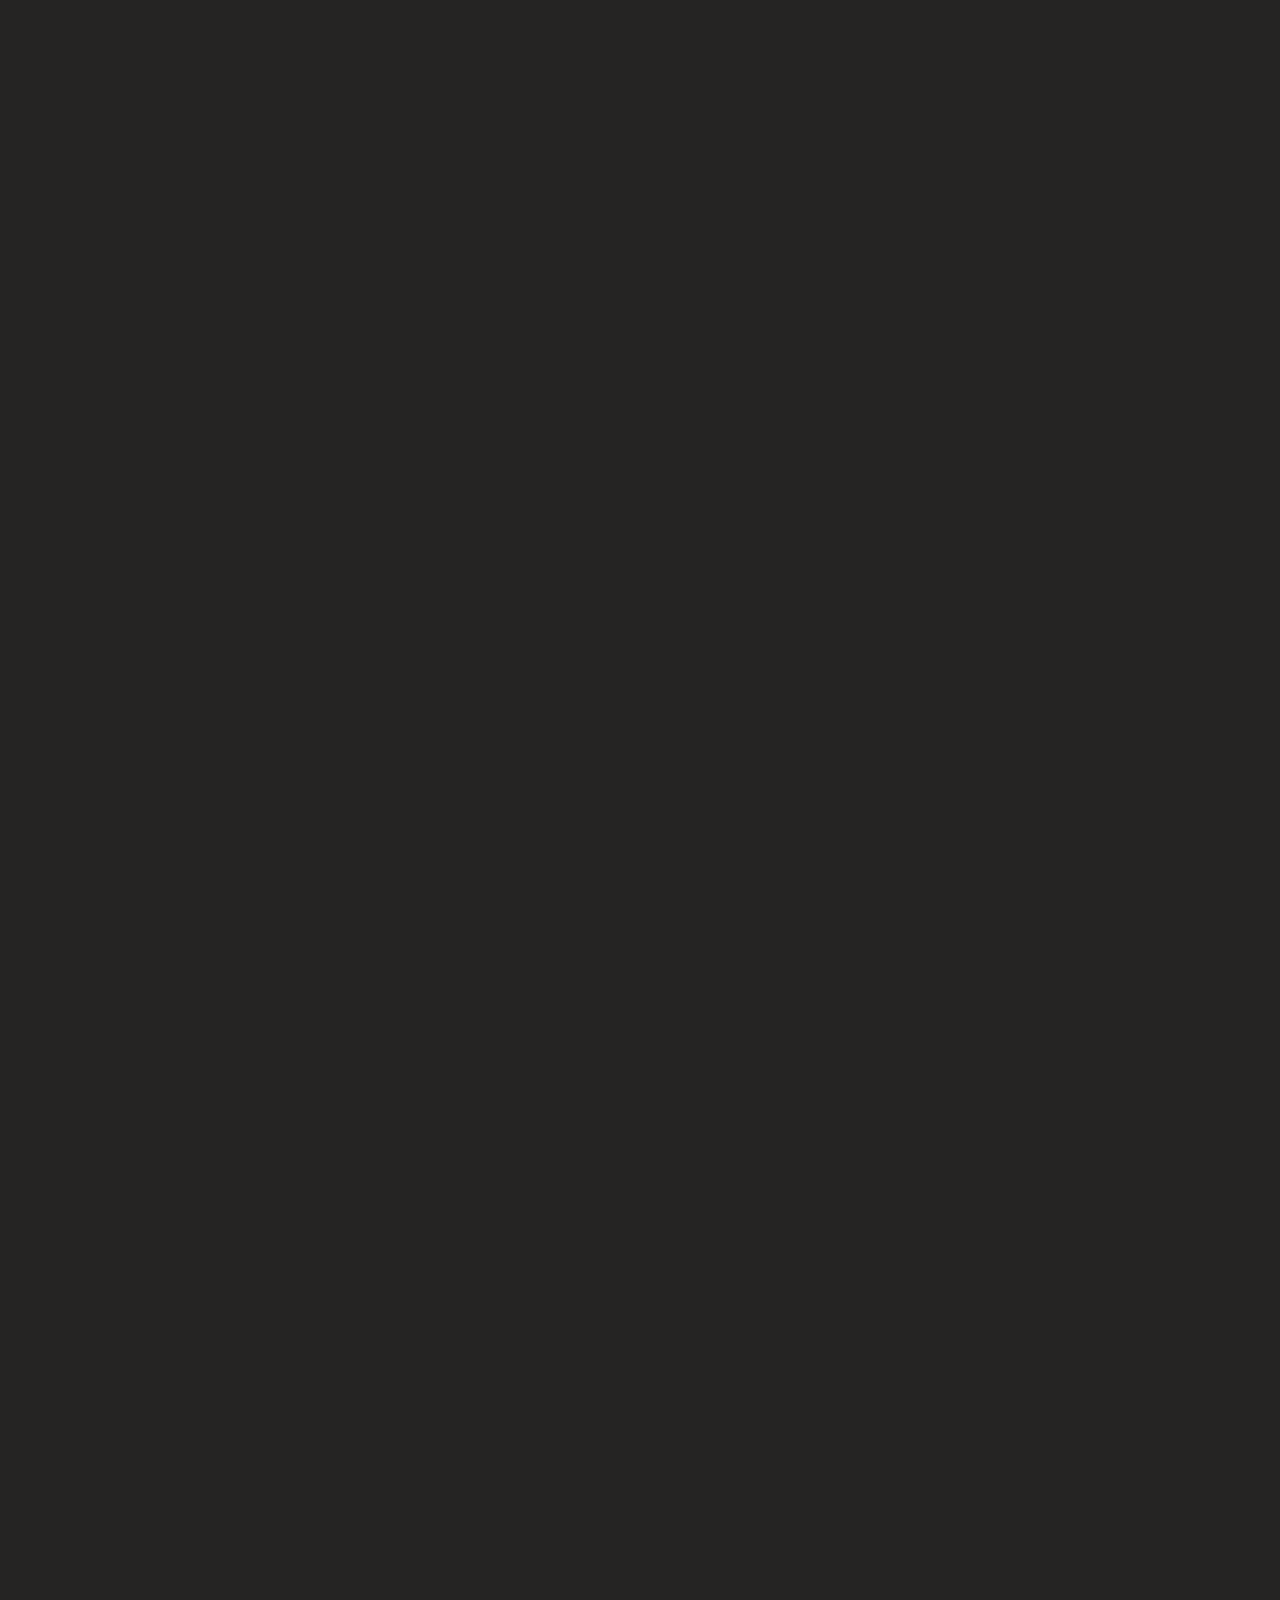
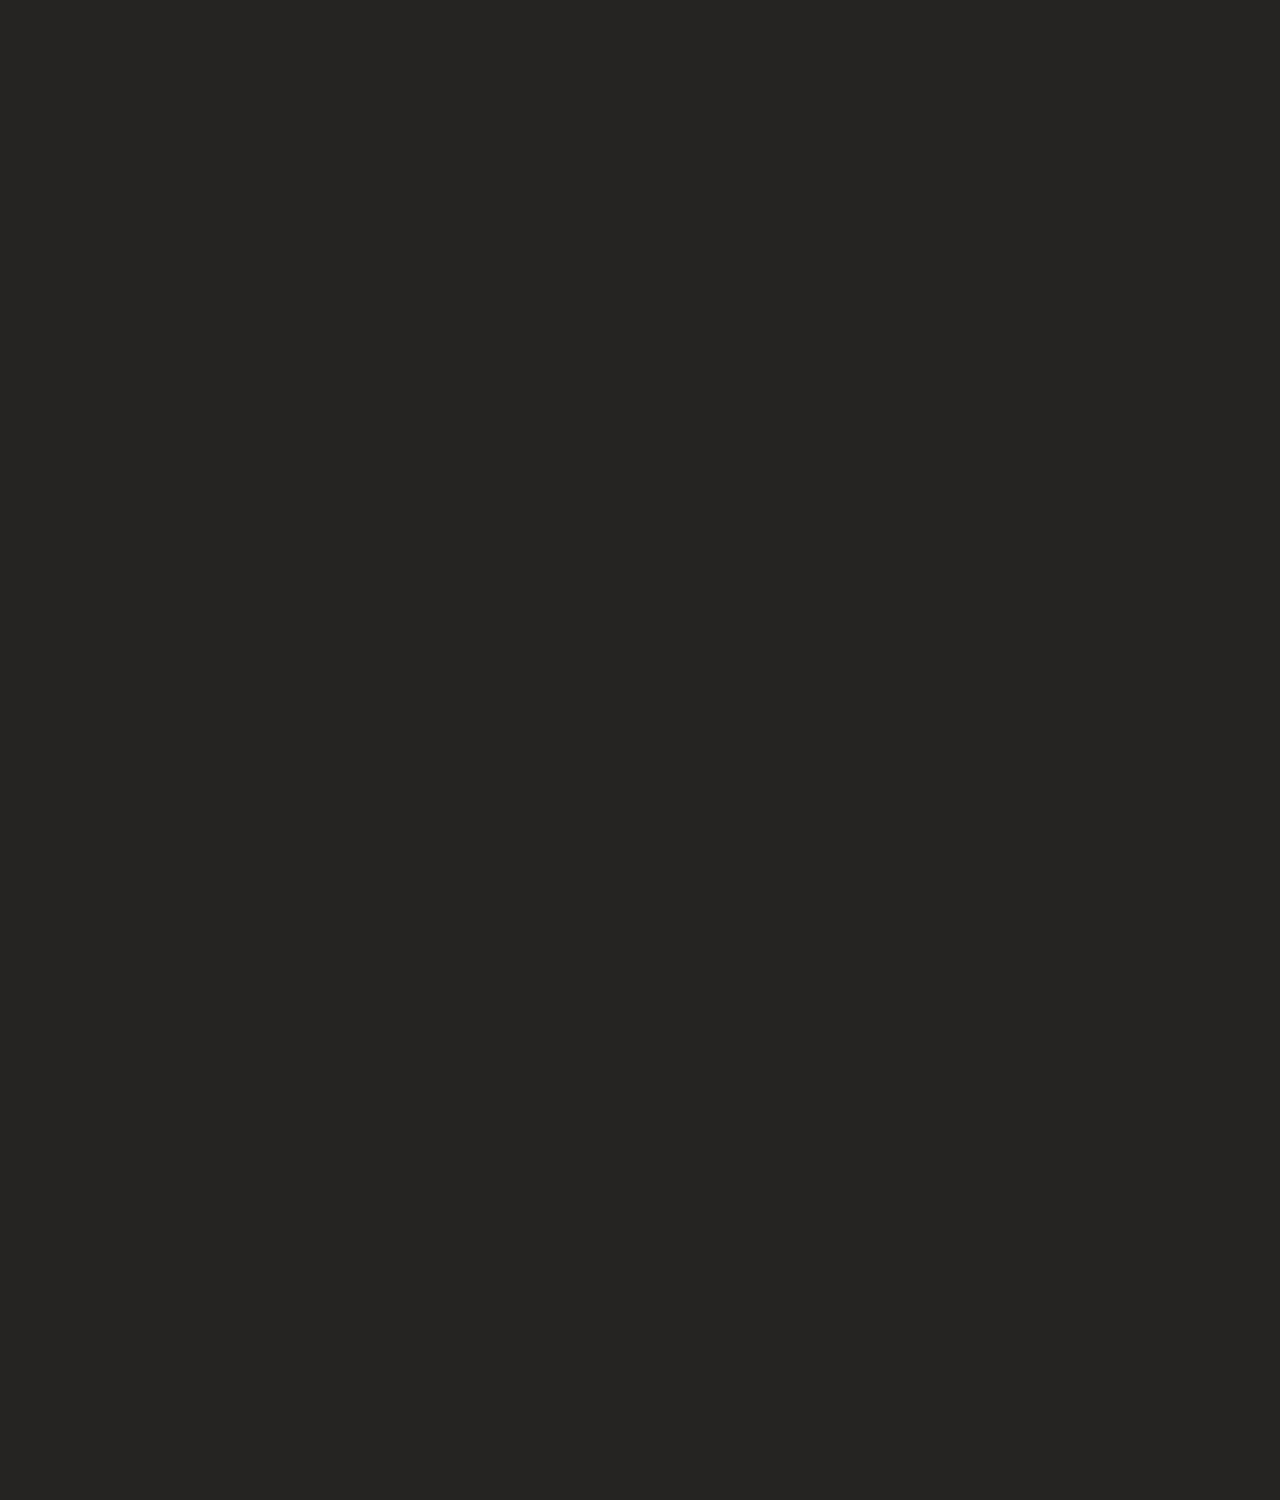
<file: templates/anime-master/documentation/examples/anime-follow-scroll.html>
<!DOCTYPE html>
<html>
<head>
  <title>Follow scroll | anime.js</title>
  <meta charset="utf-8">
  <meta name="viewport" content="width=device-width, initial-scale=1, maximum-scale=1">
  <meta property="og:title" content="anime.js">
  <meta property="og:url" content="https://animejs.com">
  <meta property="og:description" content="Javascript Animation Engine">
  <meta property="og:image" content="https://animejs.com/documentation/assets/img/icons/og.png">
  <meta name="twitter:card" content="summary">
  <meta name="twitter:title" content="anime.js">
  <meta name="twitter:site" content="@juliangarnier">
  <meta name="twitter:description" content="Javascript Animation Engine">
  <meta name="twitter:image" content="https://animejs.com/documentation/assets/img/icons/twitter.png">
  <link rel="apple-touch-icon-precomposed" href="../assets/img/social-media-image.png">
  <link rel="icon" type="image/png" href="../assets/img/favicon.png" >
  <link href="../assets/css/animejs.css" rel="stylesheet">
  <link href="../assets/css/documentation.css" rel="stylesheet">
  <!-- <script src="../../lib/anime.min.js"></script> -->
  <!-- <script src="../assets/js/anime/anime.2.2.0.js"></script> -->
  <style>

    .scroll-area {
      width: 100%;
      height: 700vh;
    }

    .animation-wrapper {
      position: fixed;
      top: 0;
      left: 0;
      width: 100%;
    }

    .pane {
      display: flex;
      justify-content: center;
      align-items: center;
      position: absolute;
      top: 100vh;
      left: 0;
      width: 100%;
      height: 100vh;
      background-color: #000;
      font-size: 40vw;
    }

  </style>
</head>
<body>

  <div class="scroll-area"></div>

  <div class="animation-wrapper">
    <div class="pane pane-01">01</div>
    <div class="pane pane-02">02</div>
    <div class="pane pane-03">03</div>
    <div class="pane pane-04">04</div>
    <div class="pane pane-05">05</div>
    <div class="pane pane-06">06</div>
    <div class="pane pane-07">07</div>
    <div class="pane pane-08">08</div>
    <div class="pane pane-09">09</div>
    <div class="pane pane-10">10</div>
    <div class="pane pane-11">11</div>
    <div class="pane pane-12">12</div>
    <div class="pane pane-13">13</div>
    <div class="pane pane-14">14</div>
  </div>

</body>
<script type="module">

  import anime from '../../src/index.js';
  import animePlayer from '../assets/js/anime.player.js'

  // Scrolling helper

  function onScroll(cb) {
    var isTicking = false;
    var scrollY = 0;
    var body = document.body;
    var html = document.documentElement;
    var scrollHeight = Math.max(body.scrollHeight, body.offsetHeight, html.clientHeight, html.scrollHeight, html.offsetHeight);
    function scroll() {
      scrollY = window.scrollY;
      if (cb) cb(scrollY, scrollHeight);
      requestTick();
    }
    function requestTick() {
      if (!isTicking) requestAnimationFrame(updateScroll);
      isTicking = true;
    }
    function updateScroll() {
      isTicking = false;
      var currentScrollY = scrollY;
    }
    scroll();
    window.onscroll = scroll;
  }

  var began = 0;
  var completed = 0;

  function logChangeBegan(instance) {
    began++;
    // console.log(instance.id, 'CHANGE BEGAN', instance.changeBegan);
  }

  function logChangeComplete(instance) {
    completed++;
    // console.log(instance.id, 'CHANGE COMPLETE', instance.changeCompleted);
  }

  window.tl = anime.timeline({
    easing: 'easeInOutSine',
    autoplay: false,
    duration: 1000,
    // delay: 500,
    // endDelay: 500,
    update: function(instane) {
      console.log(instane.reversePlayback);
    }
  })
  .add({
    targets: '.pane-01',
    translateY: '-100vh',
    background: '#FF1461',
    changeBegin: logChangeBegan,
    changeComplete: logChangeComplete
  })
  .set('.pane-02', {'translateY': '-100vh'})
  .add({
    targets: '.pane-02',
    translateX: ['100%', 0],
    background: '#FF1461',
    changeBegin: logChangeBegan,
    changeComplete: logChangeComplete
  }, '-=500')
  .set('.pane-03', {'translateY': '-200vh'})
  .add({
    targets: '.pane-03',
    translateY: '-100vh',
    background: '#FF1461',
    changeBegin: logChangeBegan,
    changeComplete: logChangeComplete
  }, '-=500')
  .set('.pane-04', {'translateY': '-100vh'})
  .add({
    targets: '.pane-04',
    scale: [0, 1],
    background: '#FF1461',
    changeBegin: logChangeBegan,
    changeComplete: logChangeComplete,
  }, '-=500')
  .add({
    targets: '.pane-05',
    translateY: '-100vh',
    rotate: [-180, 0],
    background: '#FF1461',
    changeBegin: logChangeBegan,
    changeComplete: logChangeComplete,
  }, '-=500')
  .add({
    targets: '.pane-06',
    translateY: '-100vh',
    background: '#FF1461',
    changeBegin: logChangeBegan,
    changeComplete: logChangeComplete,
  }, '-=500')
  .add({
    targets: '.pane-07',
    translateY: '-100vh',
    background: '#FF1461',
    changeBegin: logChangeBegan,
    changeComplete: logChangeComplete,
  }, '-=500')
  .add({
    targets: '.pane-08',
    translateY: '-100vh',
    background: '#FF1461',
    changeBegin: logChangeBegan,
    changeComplete: logChangeComplete,
  }, '-=500')
  .add({
    targets: '.pane-09',
    translateY: '-100vh',
    background: '#FF1461',
    changeBegin: logChangeBegan,
    changeComplete: logChangeComplete,
  }, '-=500')
  .add({
    targets: '.pane-10',
    translateY: '-100vh',
    background: '#FF1461',
    changeBegin: logChangeBegan,
    changeComplete: logChangeComplete,
  }, '-=500')
  .add({
    targets: '.pane-11',
    translateY: '-100vh',
    background: '#FF1461',
    changeBegin: logChangeBegan,
    changeComplete: logChangeComplete,
  }, '-=500')
  .add({
    targets: '.pane-12',
    translateY: '-100vh',
    background: '#FF1461',
    changeBegin: logChangeBegan,
    changeComplete: logChangeComplete,
  }, '-=500')
  .add({
    targets: '.pane-13',
    translateY: '-100vh',
    background: '#FF1461',
    changeBegin: logChangeBegan,
    changeComplete: logChangeComplete,
  }, '-=500')
  .add({
    targets: '.pane-14',
    translateY: '-100vh',
    background: '#FF1461',
    changeBegin: logChangeBegan,
    changeComplete: logChangeComplete,
  }, '-=500')

  onScroll(function(top, scrollHeight) {

    var currentTime = tl.duration * (top / (scrollHeight - window.innerHeight));
    tl.seek(currentTime);

  });

  </script>
  <!-- <script src="../assets/js/vendors/stats.min.js"></script> -->
</html>
</file>
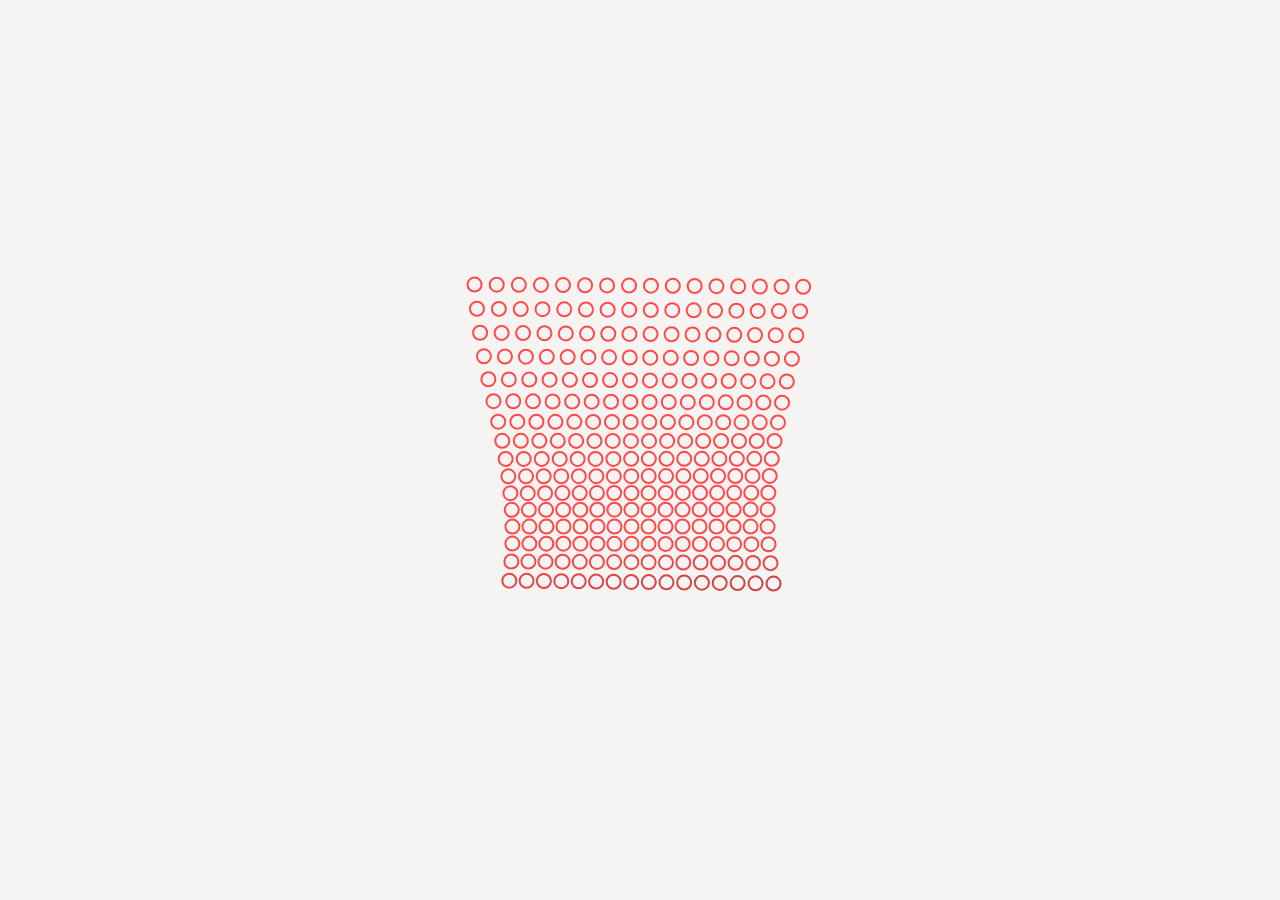
<file: templates/anime-master/documentation/examples/anime-keyframes.html>
<!DOCTYPE html>
<html>
<head>
  <title>stagger | anime.js</title>
  <meta charset="utf-8">
  <meta name="viewport" content="width=device-width, initial-scale=1, maximum-scale=1">
  <meta property="og:title" content="anime.js">
  <meta property="og:url" content="https://animejs.com">
  <meta property="og:description" content="Javascript Animation Engine">
  <meta property="og:image" content="https://animejs.com/documentation/assets/img/icons/og.png">
  <meta name="twitter:card" content="summary">
  <meta name="twitter:title" content="anime.js">
  <meta name="twitter:site" content="@juliangarnier">
  <meta name="twitter:description" content="Javascript Animation Engine">
  <meta name="twitter:image" content="https://animejs.com/documentation/assets/img/icons/twitter.png">
  <link rel="apple-touch-icon-precomposed" href="../assets/img/social-media-image.png">
  <link rel="icon" type="image/png" href="../assets/img/favicon.png" >
  <link href="../assets/css/animejs.css" rel="stylesheet">
  <link href="../assets/css/documentation.css" rel="stylesheet">
  <style>

    :root {
      font-size: 20px;
    }

    body {
      display: flex;
      flex-wrap: wrap;
      justify-content: center;
      align-items: center;
      background-color: #F6F4F2;
    }

    .keyframes-visualizer {
      display: flex;
      flex-wrap: wrap;
      justify-content: center;
      align-items: center;
      width: 16rem;
      height: 16rem;
    }

    .keyframes-visualizer div {
      position: relative;
      width: .8rem;
      height: .8rem;
      margin: .1rem;
      border: 2px solid currentColor;
      background-color: #F6F4F2;
      color: #373535;
      border-radius: 50%;
    }

  </style>
</head>
<body>

  <div class="keyframes-visualizer"></div>

</body>
<script src="../../lib/anime.min.js"></script>
<script>

  //import anime from '../../src/index.js';

  const keyframesVisualizerEl = document.querySelector('.keyframes-visualizer');
  const fragment = document.createDocumentFragment();
  const numberOfElements = 256;

  for (let i = 0; i < numberOfElements; i++) {
    fragment.appendChild(document.createElement('div'));
  }

  keyframesVisualizerEl.appendChild(fragment);

  const animation = anime({
    targets: '.keyframes-visualizer div',
    keyframes: [
      {
        color: '#FF4B4B',
        translateX: anime.stagger('-.15rem', {grid: [16, 16], from: 'center', axis: 'x'}),
        translateY: anime.stagger('-.15rem', {grid: [16, 16], from: 'center', axis: 'y'}),
        duration: 300
      },
      {
        translateX: anime.stagger('.125rem', {grid: [16, 16], from: 'center', axis: 'x'}),
        translateY: anime.stagger('.125rem', {grid: [16, 16], from: 'center', axis: 'y'}),
        duration: 500
      }, {
        color: '#373535',
        translateX: 0,
        translateY: 0,
        duration: 600,
      }
    ],
    delay: anime.stagger(2),
    easing: 'easeInOutQuad',
    loop: true
  });

  console.log(animation);

</script>
</html>
</file>
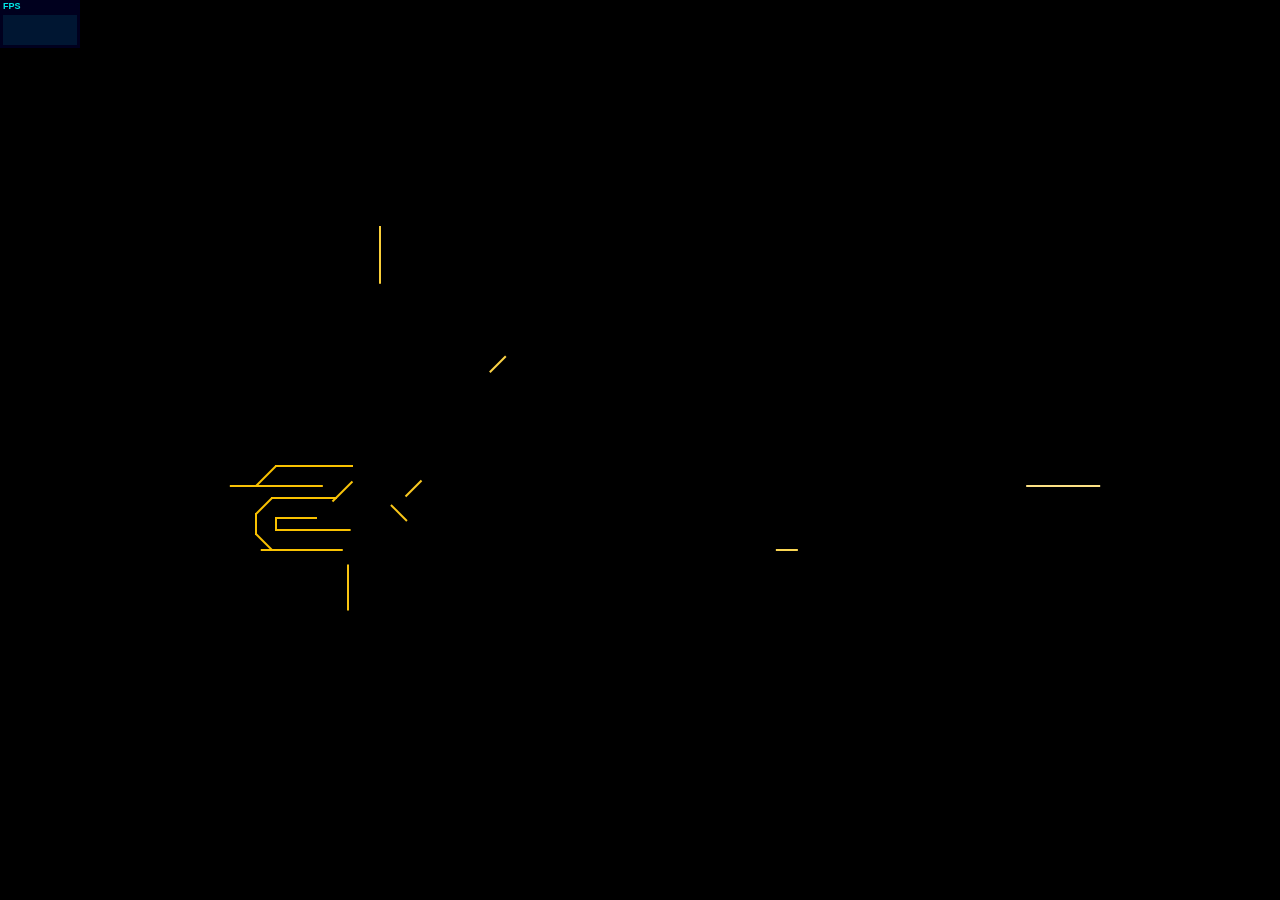
<file: templates/anime-master/documentation/examples/anime-mgs-logo-animation.html>
<!DOCTYPE html>
<html>
<head>
  <title>Anime MGS logo animation | anime.js</title>
  <meta charset="utf-8">
  <meta name="viewport" content="width=device-width, initial-scale=1, maximum-scale=1">
  <meta property="og:title" content="anime.js">
  <meta property="og:url" content="https://animejs.com">
  <meta property="og:description" content="Javascript Animation Engine">
  <meta property="og:image" content="https://animejs.com/documentation/assets/img/icons/og.png">
  <meta name="twitter:card" content="summary">
  <meta name="twitter:title" content="anime.js">
  <meta name="twitter:site" content="@juliangarnier">
  <meta name="twitter:description" content="Javascript Animation Engine">
  <meta name="twitter:image" content="https://animejs.com/documentation/assets/img/icons/twitter.png">
  <link rel="apple-touch-icon-precomposed" href="../assets/img/social-media-image.png">
  <link rel="icon" type="image/png" href="../assets/img/favicon.png">
  <link href="../assets/css/animejs.css" rel="stylesheet">
  <link href="../assets/css/documentation.css" rel="stylesheet">
  <script src="../../lib/anime.min.js"></script>
  <!-- <script src="../assets/js/anime/anime.2.2.0.js"></script> -->
  <style>

    html,
    body {
      background-color: black;
    }

    section {
      position: absolute;
      width: 100%;
      height: 100%;
      display: flex;
      justify-content: center;
    }

    .mgs-logo { margin: auto; }
    .vert { transform-origin: center bottom; }
    .hori { transform-origin: 0% 50%; }
    .diag-left { transform-origin: 100% 100%; }
    .diag-right { transform-origin: 100% 0%; }

    .stripes path,
    .text-fills path,
    .katakana path,
    .line {
      opacity: 0
    }

  </style>
</head>
<body>
  <section>
    <svg class="mgs-logo" width="100%" height="448" viewBox="0 0 1024 448">
      <g class="stripes" transform="translate(321.000000, 160.000000)" fill="#FFF">
        <path d="M8,20 L12,16 L92,16 L88,20 L8,20 L8,20 L8,20 L8,20 Z" class="stripe stripe-left"></path>
        <path d="M4,24 L0,28 L80,28 L84,24 L4,24 L4,24 L4,24 L4,24 Z" class="stripe stripe-left"></path>
        <path d="M16,12 L20,8 L100,8 L96,12 L16,12 L16,12 L16,12 L16,12 Z" class="stripe stripe-left"></path>
        <path d="M24,4 L28,0 L108,7.10542736e-15 L104,4 L24,4 L24,4 L24,4 L24,4 Z" class="stripe stripe-left"></path>
      </g>
      <g class="stripes" transform="translate(592.000000, 160.000000)" fill="#FFF">
        <path d="M8,20 L12,16 L92,16 L88,20 L8,20 L8,20 L8,20 L8,20 Z" class="stripe stripe-right"></path>
        <path d="M4,24 L0,28 L80,28 L84,24 L4,24 L4,24 L4,24 L4,24 Z" class="stripe stripe-right"></path>
        <path d="M16,12 L20,8 L100,8 L96,12 L16,12 L16,12 L16,12 L16,12 Z" class="stripe stripe-right"></path>
        <path d="M24,4 L28,0 L108,7.10542736e-15 L104,4 L24,4 L24,4 L24,4 L24,4 Z" class="stripe stripe-right"></path>
      </g>
      <g class="katakana" transform="translate(202.000000, 128.000000)" fill="#FFF">
        <path d="M55,33 L56,32 L136,32 L135,33 L55,33 Z" data-d="M0,92 L60,32 L140,32 L80,92 L0,92 Z"></path>
        <path d="M28,28 L29,28 L1,0 L0,0 L28,28 Z" data-d="M32,28 L230,28 L202,0 L4,0 L32,28 Z"></path>
        <path d="M232,28 L204,0 L205,0 L233,28 L232,28 Z" data-d="M236,28 L208,0 L388,0 L416,28 L236,28 Z"></path>
        <path d="M169,92 L197,64 L199,64 L171,92 L169,92 Z" data-d="M173,92 L201,64 L381,64 L353,92 L173,92 Z"></path>
        <path d="M435,92 L355,92 L356,91 L436,91 L435,92 Z" data-d="M439,92 L359,92 L387,64 L467,64 L439,92 Z"></path>
        <path d="M497,28 L498,28 L470,0 L469,0 L497,28 Z" data-d="M422,28 L502,28 L474,0 L394,0 L422,28 Z"></path>
        <path d="M476,65 L556,65 L555,64 L475,64 L476,65 Z" data-d="M507,92 L587,92 L559,64 L479,64 L507,92 Z"></path>
        <path d="M554,59 L553,60 L473,60 L474,59 L554,59 Z" data-d="M617,0 L557,60 L477,60 L537,0 L617,0 Z"></path>
      </g>
      <g class="text-fills" transform="translate(128.000000, 240.000000)" fill="#FFF">
        <path d="M0,48 L0,68 L16,84 L96,84 L112,68 L112,16 L96,0 L20,0 L0,20 L92,20 L92,64 L20,64 L20,52 L60,52 L80,32 L16,32 L0,48 Z" id="a"></path>
        <path d="M216,84 L236,84 L236,16 L220,0 L140,0 L124,16 L124,84 L144,84 L144,20 L216,20 L216,84 L216,84 Z" id="n"></path>
        <path d="M248,0 L268,0 L268,84 L248,84 L248,0 Z" id="i"></path>
        <path d="M300,20 L300,84 L280,84 L280,16 L296,0 L408,0 L424,16 L424,84 L404,84 L404,20 L362,20 L362,84 L342,84 L342,20 L300,20 Z" id="m"></path>
        <path d="M548,36 L548,16 L532,2.55795385e-13 L452,2.4158453e-13 L436,16 L436,68 L452,84 L528,84 L548,64 L456,64 L456,20 L528,20 L528,32 L488,32 L468,52 L532,52 L548,36 L548,36 Z" id="e"></path>
        <path d="M562,64 L582,84 L626,84 L642,68 L642,0 L622,0 L622,64 L562,64 Z" id="j"></path>
        <path d="M674,20 L766,20 L746,0 L670,0 L654,16 L654,36 L670,52 L746,52 L746,64 L654,64 L674,84 L750,84 L766,68 L766,48 L750,32 L674,32 L674,20 Z" id="s"></path>
      </g>
      <g stroke="#FFF" stroke-width="2" fill="none" fill-rule="evenodd">
        <path d="M148,292 L148,304" class="line vert" stroke-linecap="square"></path>
        <path d="M128,288 L128,308" class="line vert" stroke-linecap="square"></path>
        <path d="M148,240 L128,260" class="line diag-right"></path>
        <path d="M128,308 L144,324" class="line diag-left"></path>
        <path d="M144,272 L128,288" class="line diag-right"></path>
        <path d="M148,240 L224,240" class="line hori" stroke-linecap="square"></path>
        <path d="M144,272 L208,272" class="line hori" stroke-linecap="square"></path>
        <path d="M148,292 L188,292" class="line hori" stroke-linecap="square"></path>
        <path d="M148,304 L220,304" class="line hori" stroke-linecap="square"></path>
        <path d="M144,324 L224,324" class="line hori" stroke-linecap="square"></path>
        <path d="M129,260 L220,260" class="line hori" stroke-linecap="square"></path>
        <path d="M208,272 L188,292" class="line diag-right"></path>
        <path d="M220,260 L220,304" class="line vert" stroke-linecap="square"></path>
        <path d="M224,240 L240,256" class="line diag-left"></path>
        <path d="M240,308 L224,324" class="line diag-right"></path>
        <path d="M240,256 L240,308" class="line vert" stroke-linecap="square"></path>
        <path d="M252,256 L252,324" class="line vert" stroke-linecap="square"></path>
        <path d="M268,240 L252,256" class="line diag-right"></path>
        <path d="M252,324 L272,324" class="line hori" stroke-linecap="square"></path>
        <path d="M272,260 L272,324" class="line vert" stroke-linecap="square"></path>
        <path d="M268,240 L348,240" class="line hori" stroke-linecap="square"></path>
        <path d="M272,260 L344,260" class="line hori" stroke-linecap="square"></path>
        <path d="M344,260 L344,324" class="line vert" stroke-linecap="square"></path>
        <path d="M348,240 L364,256" class="line diag-left"></path>
        <path d="M344,324 L364,324" class="line hori" stroke-linecap="square"></path>
        <path d="M364,256 L364,324" class="line vert" stroke-linecap="square"></path>
        <path d="M376,240 L376,324" class="line vert" stroke-linecap="square"></path>
        <path d="M376,324 L396,324" class="line hori" stroke-linecap="square"></path>
        <path d="M376,240 L396,240" class="line hori" stroke-linecap="square"></path>
        <path d="M396,240 L396,324" class="line vert" stroke-linecap="square"></path>
        <path d="M408,256 L408,324" class="line vert" stroke-linecap="square"></path>
        <path d="M424,240 L408,256" class="line diag-right"></path>
        <path d="M408,324 L428,324" class="line hori" stroke-linecap="square"></path>
        <path d="M428,261 L428,323" class="line vert" stroke-linecap="square"></path>
        <path d="M424,240 L536,240" class="line hori" stroke-linecap="square"></path>
        <path d="M428,260 L470,260" class="line hori" stroke-linecap="square"></path>
        <path d="M470,261 L470,323" class="line vert" stroke-linecap="square"></path>
        <path d="M470,324 L490,324" class="line hori" stroke-linecap="square"></path>
        <path d="M490,261 L490,323" class="line vert" stroke-linecap="square"></path>
        <path d="M490,260 L532,260" class="line hori" stroke-linecap="square"></path>
        <path d="M532,261 L532,323" class="line vert" stroke-linecap="square"></path>
        <path d="M536,240 L552,256" class="line diag-left"></path>
        <path d="M532,324 L552,324" class="line hori" stroke-linecap="square"></path>
        <path d="M552,256 L552,324" class="line vert" stroke-linecap="square"></path>
        <path d="M564,256 L564,308" class="line vert" stroke-linecap="square"></path>
        <path d="M564,308 L580,324" class="line diag-left"></path>
        <path d="M580,240 L564,256" class="line diag-right"></path>
        <path d="M584,260 L584,304" class="line vert" stroke-linecap="square"></path>
        <path d="M616,272 L596,292" class="line diag-right"></path>
        <path d="M580,240 L660,240" class="line hori" stroke-linecap="square"></path>
        <path d="M584,260 L656,260" class="line hori" stroke-linecap="square"></path>
        <path d="M580,324 L656,324" class="line hori" stroke-linecap="square"></path>
        <path d="M596,292 L660,292" class="line hori" stroke-linecap="square"></path>
        <path d="M616,272 L656,272" class="line hori" stroke-linecap="square"></path>
        <path d="M656,260 L656,272" class="line vert" stroke-linecap="square"></path>
        <path d="M660,240 L676,256" class="line diag-left"></path>
        <path d="M676,304 L656,324" class="line diag-right"></path>
        <path d="M676,276 L660,292" class="line diag-right"></path>
        <path d="M584,304 L676,304" class="line hori" stroke-linecap="square"></path>
        <path d="M676,256 L676,276" class="line vert" stroke-linecap="square"></path>
        <path d="M690,304 L710,324" class="line diag-left"></path>
        <path d="M690,304 L750,304" class="line hori" stroke-linecap="square"></path>
        <path d="M710,324 L754,324" class="line hori" stroke-linecap="square"></path>
        <path d="M750,240 L750,304" class="line vert" stroke-linecap="square"></path>
        <path d="M770,308 L754,324" class="line diag-right"></path>
        <path d="M750,240 L770,240" class="line hori" stroke-linecap="square"></path>
        <path d="M770,240 L770,308" class="line vert" stroke-linecap="square"></path>
        <path d="M782,256 L782,276" class="line vert" stroke-linecap="square"></path>
        <path d="M782,276 L798,292" class="line diag-left"></path>
        <path d="M782,304 L802,324" class="line diag-left"></path>
        <path d="M798,240 L782,256" class="line diag-right"></path>
        <path d="M802,260 L802,272" class="line vert" stroke-linecap="square"></path>
        <path d="M798,240 L874,240" class="line hori" stroke-linecap="square"></path>
        <path d="M802,272 L878,272" class="line hori" stroke-linecap="square"></path>
        <path d="M802,324 L878,324" class="line hori" stroke-linecap="square"></path>
        <path d="M798,292 L874,292" class="line hori" stroke-linecap="square"></path>
        <path d="M782,304 L874,304" class="line hori" stroke-linecap="square"></path>
        <path d="M874,292 L874,304" class="line vert" stroke-linecap="square"></path>
        <path d="M878,272 L894,288" class="line diag-left"></path>
        <path d="M874,240 L894,260" class="line diag-left"></path>
        <path d="M894,308 L878,324" class="line diag-right"></path>
        <path d="M802,260 L894,260" class="line hori" stroke-linecap="square"></path>
        <path d="M894,288 L894,308" class="line vert" stroke-linecap="square"></path>
      </g>
    </svg>
  </section>
  <script>

  var logoAnimation = anime.timeline({
    direction: 'alternate',
    loop: true
  });

  logoAnimation
  .add({
      targets: '.stripes path',
      translateX: [-1000, 0],
      opacity: {
        value: 1,
        duration: 100
      },
      fill: '#F9C100',
      delay: (el, i) => 2200 + (i * 75),
      duration: 400,
      easing: 'easeOutExpo',
    }, 0)
  .add({
      targets: '.katakana path',
      d: (el) => el.getAttribute('data-d'),
      opacity: {
        value: [0, 1],
        duration: 100
      },
      fill: '#F9C100',
      delay: (el, i) => 2400 + (i * 120),
      duration: 1200,
      easing: 'easeOutCirc',
    }, 0)
    .add({
      targets: '.text-fills path',
      opacity: [0, 1],
      fill: '#F9C100',
      easing: 'easeOutExpo',
      duration: 200,
      delay: (t, i) => 3300 + (anime.random(0, 450)),
    }, 0)
    .add({
      targets: '.line',
      translateX: (target) => {
        let x = 1200;
        let translate;
        if (target.classList.contains('hori')) translate = anime.random(0, 1) ? x : -x;
        if (target.classList.contains('diag-right') || target.classList.contains('diag-left')) translate =  x / 3;
        return [translate, 0];
      },
      translateY: (target) => {
        let y = 1200;
        let translate;
        if (target.classList.contains('vert')) translate = anime.random(0, 1) ? y : -y;
        if (target.classList.contains('diag-right')) translate =  -y / 3;
        if (target.classList.contains('diag-left')) translate =  y / 3;
        return [translate, 0];
      },
      stroke: '#F9C100',
      opacity: {
        value: [0, 1],
        duration: 100,
      },
      delay: (t, i) => (i * 25),
      duration: 500,
      easing: 'easeOutSine',
    }, 0);

  </script>
  <script src="../assets/js/vendors/stats.min.js"></script>
</body>
</html>
</file>
<file: templates/anime-master/documentation/assets/css/animejs.css>
@font-face {
 font-family: "Roobert";
 font-weight: 400;
 font-style: normal;
 src: url("../fonts/Roobert-Regular.woff2") format("woff2");
}

@font-face {
 font-family: "Roobert";
 font-weight: 400;
 font-style: italic;
 src: url("../fonts/Roobert-Regular.woff2") format("woff2");
}

@font-face {
 font-family: "Roobert";
 font-weight: 600;
 font-style: normal;
 src: url("../fonts/Roobert-SemiBold.woff2") format("woff2");
}

@font-face {
 font-family: "Roobert";
 font-weight: 600;
 font-style: italic;
 src: url("../fonts/Roobert-SemiBoldItalic.woff2") format("woff2");
}

@font-face {
  font-family: "InputMono";
  src: url("../fonts/InputMono-Regular.woff2") format("woff2"),
      url("../fonts/InputMono-Regular.woff") format("woff");
  font-weight: normal;
  font-style: normal;
}

@font-face {
  font-family: "InputMono";
  src: url("../fonts/InputMono-Bold.woff2") format("woff2"),
      url("../fonts/InputMono-Bold.woff") format("woff");
  font-weight: bold;
  font-style: normal;
}

@font-face {
  font-family: "InputMono";
  src: url("../fonts/InputMono-BoldItalic.woff2") format("woff2"),
      url("../fonts/InputMono-BoldItalic.woff") format("woff");
  font-weight: bold;
  font-style: italic;
}

@font-face {
  font-family: "InputMono";
  src: url("../fonts/InputMono-Italic.woff2") format("woff2"),
      url("../fonts/InputMono-Italic.woff") format("woff");
  font-weight: normal;
  font-style: italic;
}

*, *:before, *:after {
  box-sizing: border-box;
  margin: 0;
  padding: 0;
  border: 0;
  font: inherit;
  vertical-align: baseline;
}

html,
body {
  background-color: #252423;
  color: #F6F4F2;
}

body {
  font-family: Roobert, Helvetica Neue, Helvetica, Arial, sans-serif;
  font-weight: 400;
  font-feature-settings:"tnum" 1, "ss03" 1;
  -webkit-font-smoothing: antialiased;
}

h1, h2 {
  font-weight: 600;
}

input {
  font-family: Roobert, Helvetica Neue, Helvetica, Arial, sans-serif;
  font-variant-numeric: tabular-nums;
}

sup {
  vertical-align: super;
  font-size: .625em;
}

strong {
  font-weight: 600;
}

.color-white { color: #F6F4F2; } /* White */
.color-black { color: #2E2C2C; } /* Black */
.color-red, .color-targets { color: #FF4B4B; }/* red: */
.color-orange, .color-properties { color: #FF8F42; }/* orange: */
.color-lightorange, .color-prop-params { color: #FFC730; }/* lightorange: */
.color-yellow, .color-anim-params { color: #F6FF56; }/* yellow: */
.color-citrus, .color-values { color: #A4FF4F; }/* citrus: */
.color-green, .color-keyframes { color: #18FF74; }/* green: */
.color-darkgreen, .color-staggering { color: #00D672; }/* darkgreen: */
.color-turquoise, .color-tl { color: #3CFFEC; }/* turquoise: */
.color-skyblue, .color-controls { color: #61C3FF; }/* skyblue: */
.color-kingblue, .color-callbacks { color: #5A87FF; }/* kingblue: */
.color-lavender, .color-svg { color: #8453E3; }/* lavender: */
.color-purple, .color-easings { color: #C26EFF; }/* purple: */
.color-pink, .color-helpers { color: #FB89FB; }/* pink: */

.anime-mini-logo {
  width: 100px;
  height: 24px;
  transform: scaleY(.5);
}
</file>
<file: templates/anime-master/documentation/assets/css/anime-theme.css>
.hljs {
  display: block;
  color: #F6F4F2;
}

.hljs-comment,
.hljs-quote {
  color: #A2A09F;
  font-style: italic;
}

.hljs-doctag,
.hljs-keyword,
.hljs-formula {
  color: #B08CFF;
}

.hljs-section,
.hljs-name,
.hljs-selector-tag,
.hljs-deletion,
.hljs-subst {
  color: #FF7C72;
}

.hljs-literal {
  color: #1CE2B2;
}

.hljs-string,
.hljs-regexp,
.hljs-addition,
.hljs-attribute,
.hljs-attr,
.hljs-meta-string {
  color: #A6FF8F;
}

.hljs-built_in,
.hljs-class .hljs-title {
  color: #FBF38C;
}

.hljs-variable,
.hljs-template-variable,
.hljs-type,
.hljs-selector-class,
.hljs-selector-attr,
.hljs-selector-pseudo,
.hljs-number {
  color: #FF7C72;
}

.hljs-symbol,
.hljs-bullet,
.hljs-link,
.hljs-meta,
.hljs-selector-id,
.hljs-title {
  color: #61C3FF;
}

.hljs-emphasis {
  font-style: italic;
}

.hljs-strong {
  font-weight: bold;
}

.hljs-link {
  text-decoration: underline;
}
</file>
<file: templates/anime-master/documentation/assets/css/documentation.css>
html,
body,
header {
  background-color: #252423;
}

body {
  position: absolute;
  width: 100%;
  height: 100%;
  color: white;
  font-variant-numeric: tabular-nums;
  -webkit-font-smoothing: antialiased;
  overflow-x: hidden;
}

.content {
  overflow: hidden;
  opacity: 0;
  display: flex;
  flex-direction: row;
  width: 100%;
  height: 100%;
  transition: opacity 1s ease;
}

.ready .content {
  opacity: 1;
}

/* Headers */

.header {
  position: absolute;
  z-index: 1;
  top: 0;
  width: 100%;
}

.logo {
  display: flex;
  justify-content: space-between;
  opacity: .8;
  width: 100%;
  height: 20px;
  text-decoration: none;
  color: currentColor;
}

.logo:visited {
  color: currentColor;
}

.logo svg {
  width: 100%;
  height: 100%;
}

.logo:hover {
  opacity: 1;
}

.version-number {
  opacity: .6;
  color: currentColor;
}

header {
  position: sticky;
  top: 0;
  z-index: 2;
  display: flex;
  align-items: center;
  justify-content: space-between;
  width: 100%;
  height: 60px;
  padding-left: 20px;
  padding-right: 20px;
  border-bottom: 1px solid rgba(0,0,0,.65);
}

h2 {
  font-size: 16px;
  letter-spacing: 1px;
  text-transform: uppercase;
  font-weight: 200;
}

/* Panes */

.pane {
  position: relative;
  height: 100%;
}

/* Sidebar */

.sidebar {
  display: flex;
  flex-direction: column;
  width: 240px;
  padding-top: 60px;
  border-right: 1px solid rgba(0,0,0,.65);
}

.sidebar-info {
  display: flex;
  justify-content: space-between;
  padding: 20px;
}

.navigation {
  overflow-y: auto;
  width: 100%;
  height: 100%;
  padding: 10px 0 20px 20px;
}

.navigation ul {
  height: 30px;
  overflow-y: hidden;
  -webkit-transition:opacity .4s ease;
  transition: opacity .4s ease;
}

.navigation ul li {
  position: relative;
}

.navigation ul li:before {
  content: "";
  display: block;
  position: absolute;
  top: 4px;
  left: 2px;
  width: 1px;
  height: calc(100% - 8px);
  background-color: white;
}

.navigation ul li:first-child:before {
  display: none;
}

.navigation a {
  display: block;
  padding-left: 10px;
  color: white;
  text-decoration: none;
  font-size: 14px;
  line-height: 20px;
  letter-spacing: .5px;
  text-transform: uppercase;
}

.navigation ul li:first-child a {
  padding-left: 0;
  padding-top: 10px;
  padding-bottom: 10px;
}

.navigation ul li a,
.navigation ul li:before {
  opacity: .4;
}

.navigation ul li a {
  transition: opacity .4s ease, color .4s ease;
}

.navigation ul.active a {
  opacity: .7;
}

.navigation ul li:hover a,
.navigation ul li:hover:before {
  transition: none;
  opacity: 1;
}

.navigation ul li.active a,
.navigation ul li.active:before {
  opacity: 1;
  color: currentColor;
}

.navigation ul li.active:before {
  background-color: currentColor;
}

.navigation ul.active li:first-child a,
.navigation ul.active li:first-child a:hover {
  opacity: 1;
  color: currentColor;
}

/* Info pane */

.demo-info {
  flex-direction: column;
  font-size: 16px;
  line-height: 22px;
}

.info-output {
  overflow-x: hidden;
  overflow-y: auto;
  position: relative;
  top: 0;
  width: 100%;
  height: calc(100% - 60px);
  padding: 20px;
}

.demo-info pre {
  font-variant-ligatures: none;
  -webkit-font-variant-ligatures: none;
}

.demo-info code {
  font-family: "Input Mono Reg", monospace;
  font-size: 14px;
  line-height: 22px;
  white-space: pre-wrap;
}

.demo-info p {
  margin-bottom: 20px;
}

.demo-info p,
.demo-info td {
  color: #F6F4F2;
}

.demo-info i {
  font-style: italic;
}

.demo-info a {
  text-decoration: none;
  border-bottom: 1px dotted currentColor;
  word-wrap: break-word;
  overflow-wrap: break-word;
}

.demo-info a:hover {
  border-bottom: 1px solid currentColor;
}

.demo-info a[href^="http"],
.demo-info a[href^="http"]:visited {
  color: #F6F4F2;
}

.demo-info p.bubble {
  display: inline-block;
  position: relative;
  padding: 8px 12px;
}

.demo-info p.bubble.warning {
  color: #FBF38C;
}

.demo-info p.bubble.info {
  color: #61C3FF;
}

.demo-info p.bubble:after {
  content: "";
  pointer-events: none;
  color: currentColor;
  display: inline-block;
  position: absolute;
  top: 0;
  left: 0;
  right: 0;
  bottom: 0;
  background-color: currentColor;
  border-radius: 3px;
  opacity: .05;
}

.demo-info code.hljs {
  display: inline-block;
}

.demo-info pre {
  margin-bottom: 20px;
}

.demo-info pre code {
  position: relative;
  display: inline-block;
  width: 100%;
  padding: 8px 12px;
  background-color: rgba(0,0,0,.2);
  border: 1px solid rgba(0,0,0,.2);
  border-radius: 3px;
}

.demo-info p code {
  position: relative;
  padding: 0 2px;
  height: 20px;
  background-color: rgba(0,0,0,.2);
  box-shadow: inset 0 0 1px rgba(0,0,0,.4);
  border-radius: 3px;
}

.demo-info table {
  margin-bottom: 20px;
  border: 1px solid rgba(255,255,255,.15);
  border-spacing: 0;
  border-radius: 3px;
}

.demo-info td {
  vertical-align: middle;
  padding: 8px 12px;
  border-left: 1px solid rgba(255,255,255,.15);
  border-top: 1px solid rgba(255,255,255,.15);
}

.demo-info thead td {
  text-transform: uppercase;
  font-size: 16px;
  line-height: 22px;
  letter-spacing: 1px;
  color: rgba(255,255,255,.4);
  border-top: none;
}

.demo-info td:first-child {
  border-left: none;
}

.code-preview {
  width: 100%;
  padding-top: 40px;
}

.code-preview h2 {
  margin-bottom: 20px;
}

/* Demos */

.demos {
  overflow-y: scroll;
  width: calc(50% - 240px);
  min-width: 330px;
}

article {
  width: 100%;
  display: flex;
  flex-direction: column;
  flex-wrap: wrap;
  align-items: flex-start;
  justify-content: flex-start;
}

.demo {
  position: relative;
  z-index: 1;
  display: flex;
  align-items: center;
  justify-content: center;
  width: 100%;
  min-height: 200px;
  padding-top: 35px;
  border-bottom: 1px solid rgba(0,0,0,.65);
  cursor: pointer;
}

.demo-description {
  display: none;
}

.demo.controls {
  padding-top: 50px;
}

.demo.active.controls {
  cursor: default;
}

.demo:before {
  content: "";
  position: absolute;
  z-index: 0;
  top: 0;
  left: 0;
  opacity: 0;
  display: block;
  width: 100%;
  height: 100%;
  background-color: currentColor;
}

.demo.active:before {
  opacity: .05;
}

.demo-content {
  position: relative;
  display: flex;
  flex-direction: column;
  justify-content: center;
  text-align: center;
  width: 290px;
  height: 100%;
}

.demo-title {
  position: absolute;
  top: 0;
  left: 20px;
  width: calc(100% - 40px);
  padding: 23px 0;
  font-size: 14px;
  letter-spacing: 2px;
  text-transform: uppercase;
  color: #F6F4F2;
  opacity: .9;
}

.active .demo-title {
  color: currentColor;
  opacity: 1;
}

.line {
  width: 100%;
  padding: 1px 0px;
}

.line.align-center {
  display: flex;
  justify-content: center;
}

.grid {
  display: flex;
  flex-wrap: wrap;
}

.controls {
  opacity: .4;
  display: flex;
  align-items: center;
  justify-content: center;
  padding-top: 20px;
  padding-bottom: 10px;
}

.controls button {
  position: relative;
  display: block;
  margin: 0 0 0 -1px;
  padding: 5px 10px;
  font-size: 14px;
  text-transform: uppercase;
  border: 1px solid currentColor;
  background-color: transparent;
  color: currentColor;
}

.controls button:focus {
  outline: none;
}

.active .controls {
  opacity: 1;
}

.active .controls button:after {
  content: '';
  opacity: 0;
  position: absolute;
  left: 0;
  top: 0;
  display: block;
  width: 100%;
  height: 100%;
  background-color: currentColor;
}

.active .controls button:hover:after {
  opacity: .2;
}

.controls button.is-active:after,
.controls button.is-active:hover:after {
  opacity: .4;
}

.controls button:first-child {
  margin-left: 0;
}

.controls input {
  margin-left: 10px;
}

.text-output {
  padding-top: 10px;
  padding-bottom: 10px;
  font-size: 16px;
  color: currentColor;
  text-align: center;
  background-color: transparent;
  border: 1px solid currentColor;
}

.log {
  width: 100%;
  height: 100%;
  background: transparent;
  color: currentColor;
  border: none;
  font-size: 16px;
  text-align: center;
}

.bottom.log {
  padding-top: 10px;
  padding-bottom: 10px;
}

.logs {
  pointer-events: none;
  display: flex;
  flex-direction: column;
  align-items: center;
  position: absolute;
  width: 100%;
  height: auto;
}

.log:focus {
  outline: none;
}

input.progress {
  cursor: ew-resize;
}

input.progress[value] {
  position: relative;
  width: 100%;
  height: 27px;
  -webkit-appearance: none;
  background-color: transparent;
  color: currentColor;
}

input.progress[value]:focus {
  outline: none;
}

input.progress[value]:after {
  content: "";
  position: absolute;
  top: 13px;
  left: 0;
  width: 100%;
  height: 1px;
  background-color: currentColor;
}

input.progress[value]::-webkit-slider-thumb {
  -webkit-appearance: none;
  background-color: currentColor;
  border-radius: 50%;
  width: 16px;
  height: 16px;
}

.square,
.circle {
  pointer-events: none;
  position: relative;
  width: 28px;
  height: 28px;
  margin: 1px;
  background-color: currentColor;
  font-size: 14px;
}

.circle {
  border-radius: 50%;
}

.square.outline,
.circle.outline {
  background-color: transparent;
  border: 1px solid currentColor;
}

.triangle {
  pointer-events: none;
  position: relative;
  width: 0;
  height: 0;
  border-style: solid;
  border-width: 0 14px 24px 14px;
  border-color: transparent transparent currentColor transparent;
}

.small {
  width: 18px;
  height: 18px;
}

.small.triangle {
  border-width: 0 10px 17px 10px;
}

.large {
  width: 48px;
  height: 48px;
}

.stretched {
  height: 2px;
}

.shadow {
  position: absolute;
  opacity: .2;
}

.label {
  position: absolute;
  opacity: 0;
  display: flex;
  flex-direction: column;
  justify-content: center;
  text-align: left;
  width: 100%;
  height: auto;
  padding-left: 38px;
  transition: opacity .5s ease;
}

.demo.active .label {
  opacity: .2;
}

.small.label {
  height: 18px;
  padding-left: 28px;
}

.large.label {
  height: 48px;
  padding-left: 58px;
}

.motion-path {
  position: relative;
  width: 256px;
  margin: auto;
}

.follow-path {
  position: absolute;
  top: -9px;
  left: -9px;
}

.align-center {
  align-items: center;
}

.add-states-demo .el {
  border: 1px solid rgba(0,0,0,0);
}

#cssProperties .el {
  transform: translate3d(0,0,0);
}

/* Responsive */

.sidebar,
.demo-info {
  display: none;
}

.demos {
  top: 60px;
  width: 100%;
  min-width: auto;
  height: calc(100% - 60px);
  -webkit-overflow-scrolling: touch;
}

@media (min-width: 800px) {
  .header {
    width: 239px;
  }
  .demo-info {
    display: inherit;
    width: calc(100% - 380px);
  }
  .demos {
    top: 0;
    width: 380px;
    height: 100%;
  }
  .demos::-webkit-scrollbar {
    width: 1px;
    background-color: transparent;
  }

  .demos::-webkit-scrollbar-track {
    background-color: rgba(0,0,0,.65);
  }

  .demos::-webkit-scrollbar-thumb {
    background-color: rgba(255,255,255,.3);
  }

  .demos::-webkit-scrollbar-thumb:hover {
    background-color: rgba(255,255,255,.6);
  }
}

@media (min-width: 1100px) {
  .sidebar {
    display: inherit;
  }
  .demos {
    width: calc(50% - 240px);
  }
  .demo-info {
    width: 50%;
  }
}
</file>
